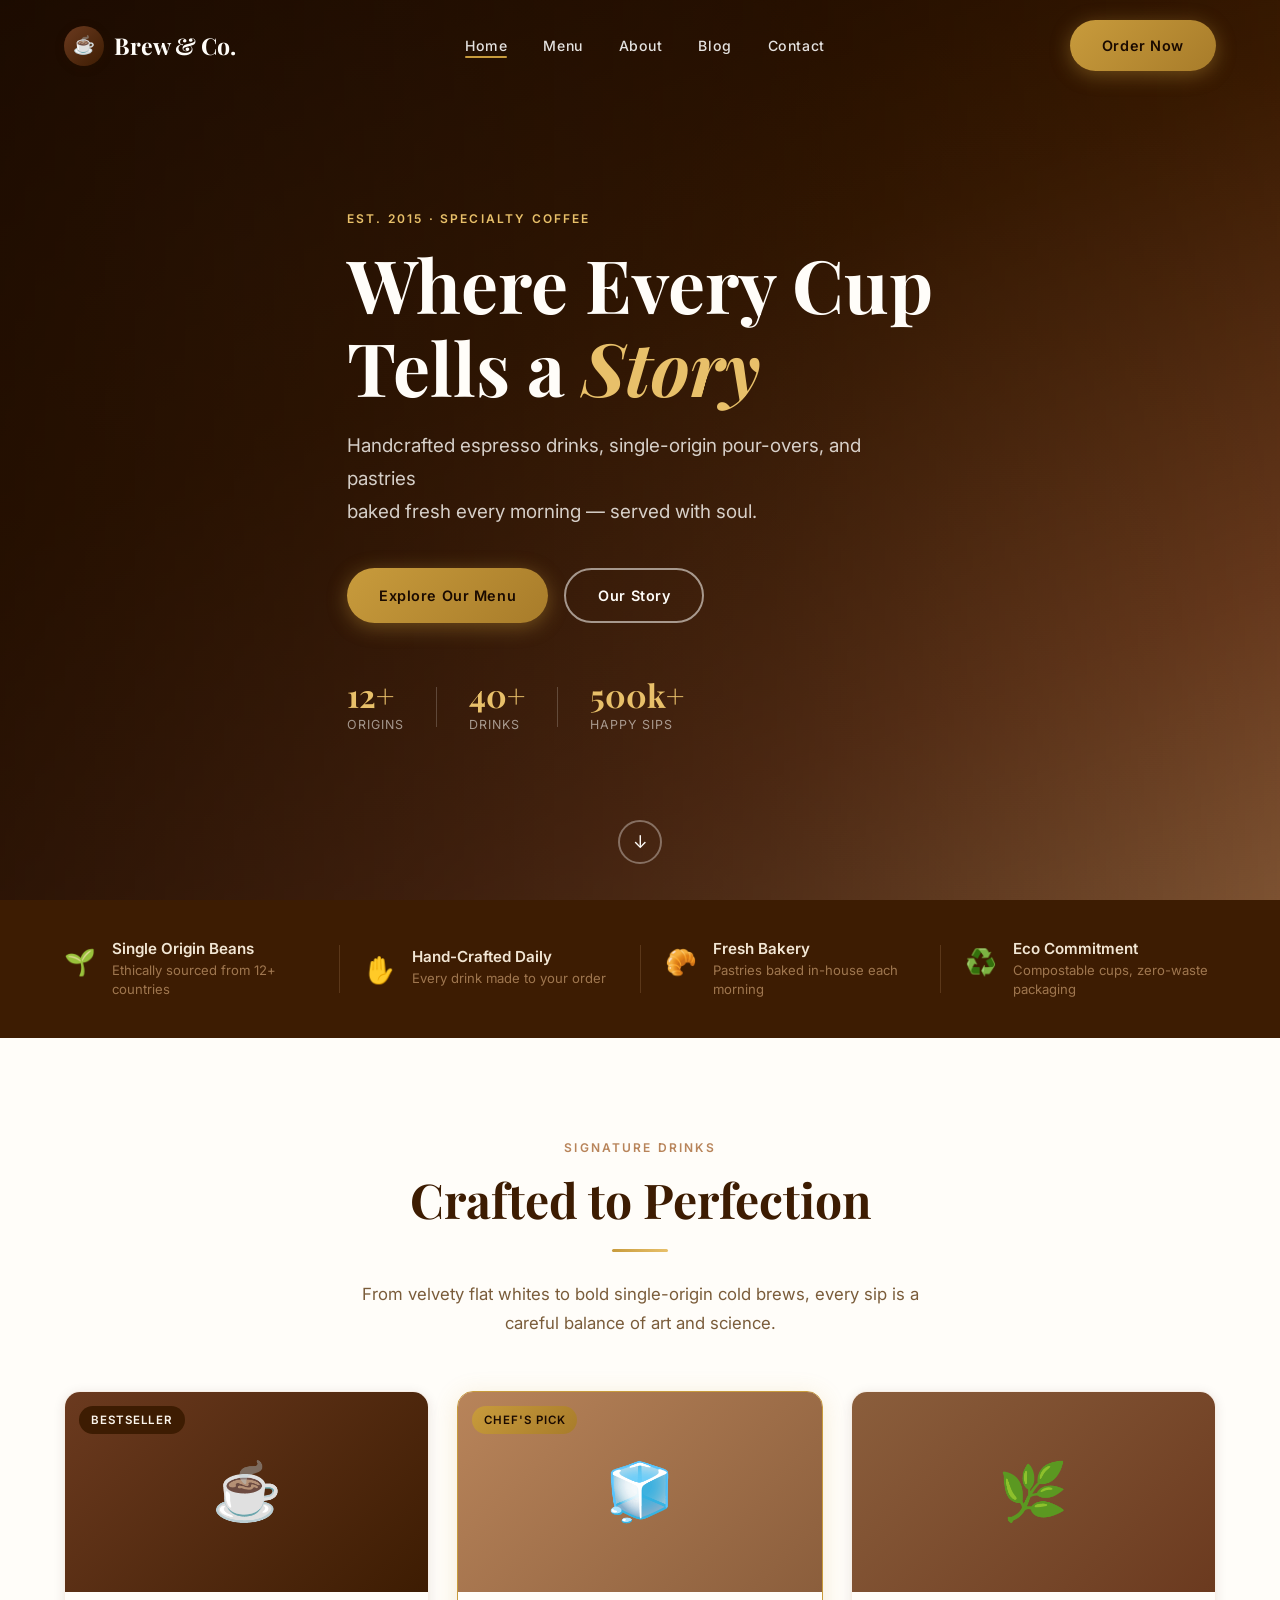
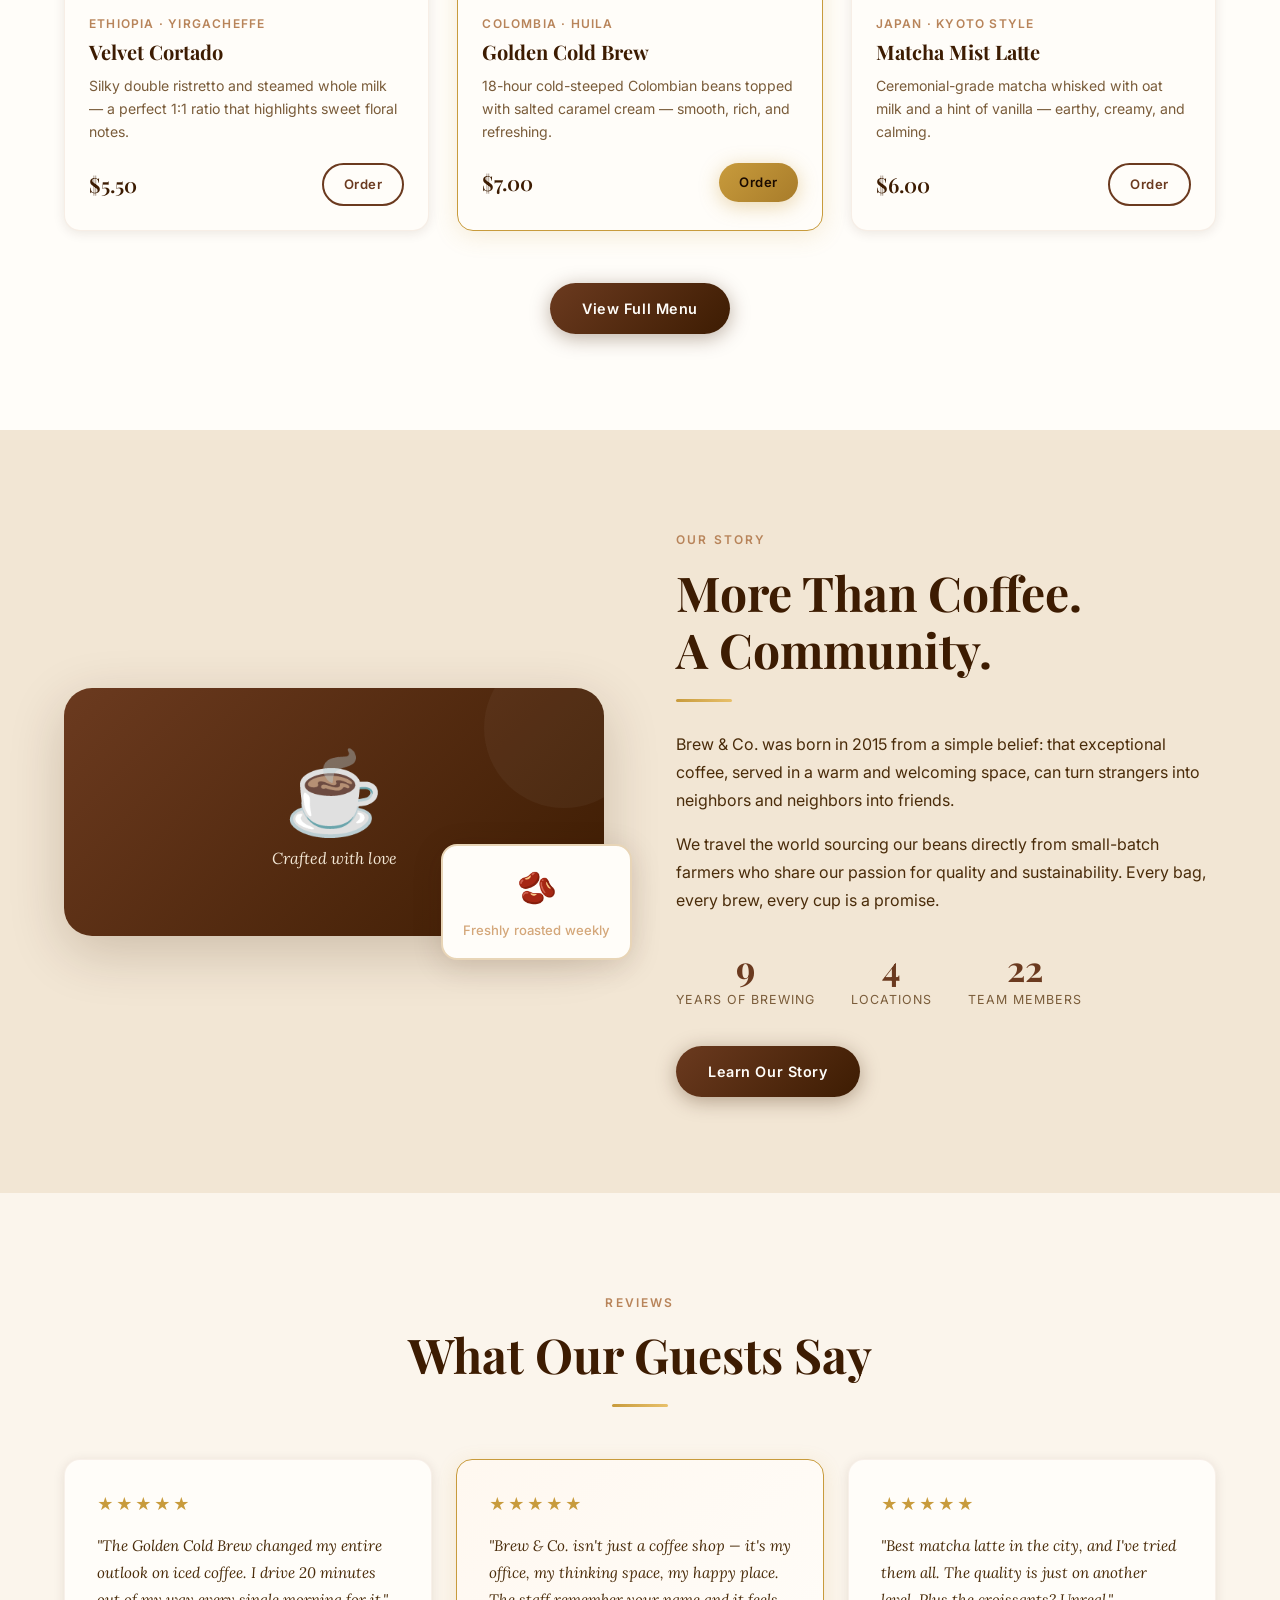
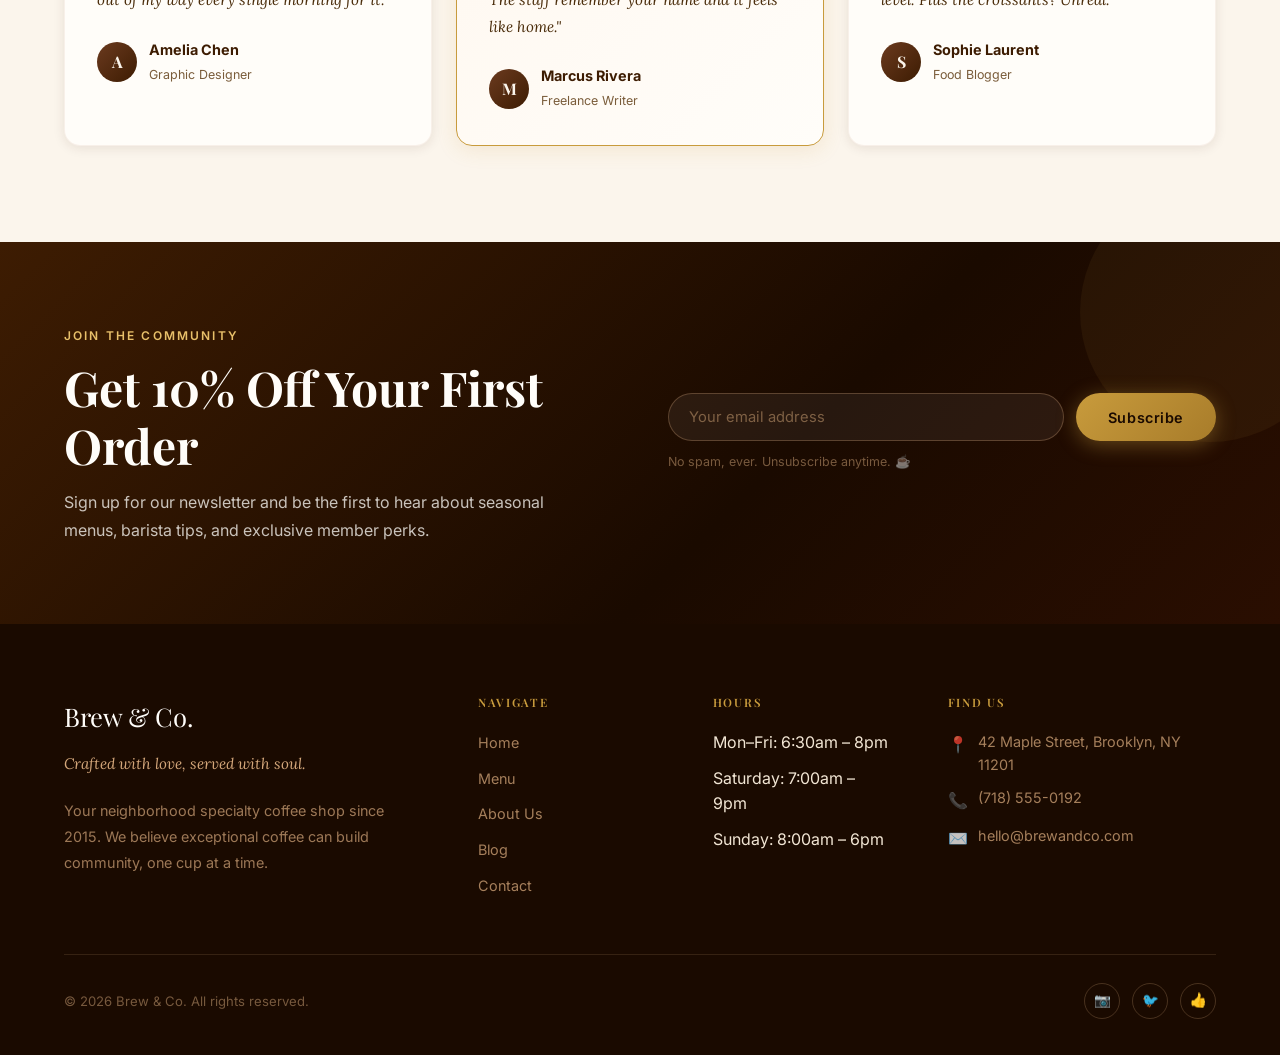
<file: index.html>
<!DOCTYPE html>
<html lang="en">
<head>
  <meta charset="UTF-8" />
  <meta name="viewport" content="width=device-width, initial-scale=1.0" />
  <title>Brew & Co. — Artisan Coffee, Crafted With Love</title>
  <meta name="description" content="Brew & Co. is your neighborhood artisan coffee shop, serving specialty espresso, pour-overs, and freshly baked pastries in a warm, welcoming atmosphere." />
  <link rel="stylesheet" href="css/style.css" />
  <link rel="stylesheet" href="css/home.css" />
</head>
<body>

<!-- ── Navigation ── -->
<nav class="navbar transparent" id="navbar">
  <div class="nav-inner">
    <a href="index.html" class="nav-logo" aria-label="Brew & Co. Home">
      <div class="nav-logo-icon">☕</div>
      <span class="nav-logo-text">Brew &amp; Co.</span>
    </a>
    <ul class="nav-links" role="list">
      <li><a href="index.html"   class="nav-link" data-page="index.html">Home</a></li>
      <li><a href="menu.html"    class="nav-link" data-page="menu.html">Menu</a></li>
      <li><a href="about.html"   class="nav-link" data-page="about.html">About</a></li>
      <li><a href="blog.html"    class="nav-link" data-page="blog.html">Blog</a></li>
      <li><a href="contact.html" class="nav-link" data-page="contact.html">Contact</a></li>
    </ul>
    <a href="menu.html" class="btn btn-gold nav-cta">Order Now</a>
    <button class="hamburger" id="hamburger" aria-label="Toggle menu">
      <span></span><span></span><span></span>
    </button>
  </div>
</nav>

<!-- Mobile Menu -->
<div class="mobile-menu" id="mobile-menu" role="dialog" aria-modal="true" aria-label="Mobile navigation">
  <button class="mobile-close" id="mobile-close" aria-label="Close menu">✕</button>
  <ul role="list">
    <li><a href="index.html"   class="nav-link">Home</a></li>
    <li><a href="menu.html"    class="nav-link">Menu</a></li>
    <li><a href="about.html"   class="nav-link">About</a></li>
    <li><a href="blog.html"    class="nav-link">Blog</a></li>
    <li><a href="contact.html" class="nav-link">Contact</a></li>
  </ul>
  <a href="menu.html" class="btn btn-gold" style="margin-top:8px;">Order Now</a>
</div>

<main>

  <!-- ══ HERO ══ -->
  <section class="hero hero-transparent" id="home">
    <div class="hero-bg">
      <div class="hero-bg-parallax hero-bg-img" aria-hidden="true"></div>
      <div class="hero-overlay" aria-hidden="true"></div>
    </div>
    <div class="container hero-content">
      <span class="section-label hero-label animate-fade-up">Est. 2015 · Specialty Coffee</span>
      <h1 class="hero-title animate-fade-up animate-delay-1">
        Where Every Cup<br/>
        Tells a <em>Story</em>
      </h1>
      <p class="hero-subtitle animate-fade-up animate-delay-2">
        Handcrafted espresso drinks, single-origin pour-overs, and pastries<br class="desktop-br"/>
        baked fresh every morning — served with soul.
      </p>
      <div class="hero-actions animate-fade-up animate-delay-3">
        <a href="menu.html" class="btn btn-gold">Explore Our Menu</a>
        <a href="about.html" class="btn btn-outline hero-btn-outline">Our Story</a>
      </div>
      <div class="hero-stats animate-fade-up animate-delay-4">
        <div class="hero-stat">
          <span class="hero-stat-num" data-count="12" data-suffix="+">0+</span>
          <span class="hero-stat-label">Origins</span>
        </div>
        <div class="hero-stat-divider" aria-hidden="true"></div>
        <div class="hero-stat">
          <span class="hero-stat-num" data-count="40" data-suffix="+">0+</span>
          <span class="hero-stat-label">Drinks</span>
        </div>
        <div class="hero-stat-divider" aria-hidden="true"></div>
        <div class="hero-stat">
          <span class="hero-stat-num" data-count="500" data-suffix="k+">0k+</span>
          <span class="hero-stat-label">Happy Sips</span>
        </div>
      </div>
    </div>
    <a href="#featured" class="hero-scroll-cue" aria-label="Scroll down">
      <span>↓</span>
    </a>
  </section>

  <!-- ══ FEATURED STRIP ══ -->
  <section class="strip" id="featured">
    <div class="container strip-inner">
      <div class="strip-item">
        <span class="strip-icon">🌱</span>
        <div>
          <h4>Single Origin Beans</h4>
          <p>Ethically sourced from 12+ countries</p>
        </div>
      </div>
      <div class="strip-divider" aria-hidden="true"></div>
      <div class="strip-item">
        <span class="strip-icon">✋</span>
        <div>
          <h4>Hand-Crafted Daily</h4>
          <p>Every drink made to your order</p>
        </div>
      </div>
      <div class="strip-divider" aria-hidden="true"></div>
      <div class="strip-item">
        <span class="strip-icon">🥐</span>
        <div>
          <h4>Fresh Bakery</h4>
          <p>Pastries baked in-house each morning</p>
        </div>
      </div>
      <div class="strip-divider" aria-hidden="true"></div>
      <div class="strip-item">
        <span class="strip-icon">♻️</span>
        <div>
          <h4>Eco Commitment</h4>
          <p>Compostable cups, zero-waste packaging</p>
        </div>
      </div>
    </div>
  </section>

  <!-- ══ SIGNATURE DRINKS ══ -->
  <section class="section" id="menu-preview">
    <div class="container">
      <div class="text-center" style="max-width:600px;margin:0 auto;">
        <span class="section-label">Signature Drinks</span>
        <h2 class="section-title">Crafted to Perfection</h2>
        <div class="divider center"></div>
        <p class="section-subtitle" style="margin:0 auto 52px;">From velvety flat whites to bold single-origin cold brews, every sip is a careful balance of art and science.</p>
      </div>

      <div class="drinks-grid">

        <article class="drink-card" data-animate data-delay="0">
          <div class="drink-img-wrap">
            <div class="drink-img" style="background: linear-gradient(135deg,#6B3A1F,#3D1C02);">
              <span class="drink-emoji">☕</span>
            </div>
            <span class="drink-badge">Bestseller</span>
          </div>
          <div class="drink-body">
            <span class="drink-origin">Ethiopia · Yirgacheffe</span>
            <h3 class="drink-name">Velvet Cortado</h3>
            <p class="drink-desc">Silky double ristretto and steamed whole milk — a perfect 1:1 ratio that highlights sweet floral notes.</p>
            <div class="drink-footer">
              <span class="drink-price">$5.50</span>
              <a href="menu.html" class="btn btn-outline btn-sm">Order</a>
            </div>
          </div>
        </article>

        <article class="drink-card featured-card" data-animate data-delay="0.12">
          <div class="drink-img-wrap">
            <div class="drink-img drink-img-gold" style="background: linear-gradient(135deg,#B8845A,#8B5E3C);">
              <span class="drink-emoji">🧊</span>
            </div>
            <span class="drink-badge badge-gold">Chef's Pick</span>
          </div>
          <div class="drink-body">
            <span class="drink-origin">Colombia · Huila</span>
            <h3 class="drink-name">Golden Cold Brew</h3>
            <p class="drink-desc">18-hour cold-steeped Colombian beans topped with salted caramel cream — smooth, rich, and refreshing.</p>
            <div class="drink-footer">
              <span class="drink-price">$7.00</span>
              <a href="menu.html" class="btn btn-gold btn-sm">Order</a>
            </div>
          </div>
        </article>

        <article class="drink-card" data-animate data-delay="0.22">
          <div class="drink-img-wrap">
            <div class="drink-img" style="background: linear-gradient(135deg,#8B5E3C,#6B3A1F);">
              <span class="drink-emoji">🌿</span>
            </div>
          </div>
          <div class="drink-body">
            <span class="drink-origin">Japan · Kyoto Style</span>
            <h3 class="drink-name">Matcha Mist Latte</h3>
            <p class="drink-desc">Ceremonial-grade matcha whisked with oat milk and a hint of vanilla — earthy, creamy, and calming.</p>
            <div class="drink-footer">
              <span class="drink-price">$6.00</span>
              <a href="menu.html" class="btn btn-outline btn-sm">Order</a>
            </div>
          </div>
        </article>

      </div>

      <div class="text-center" style="margin-top:52px;">
        <a href="menu.html" class="btn btn-primary">View Full Menu</a>
      </div>
    </div>
  </section>

  <!-- ══ ABOUT TEASER ══ -->
  <section class="section about-teaser" id="about-teaser">
    <div class="container about-teaser-grid">
      <div class="about-teaser-img-wrap" data-animate>
        <div class="about-teaser-img-main">
          <span style="font-size:5rem;line-height:1;">☕</span>
          <p style="font-family:var(--font-accent);font-style:italic;color:var(--cream-mid);margin-top:12px;">Crafted with love</p>
        </div>
        <div class="about-teaser-img-float">
          <span style="font-size:2rem;">🫘</span>
          <p style="font-size:0.82rem;color:var(--brown-pale);margin-top:6px;font-weight:500;">Freshly roasted weekly</p>
        </div>
      </div>
      <div class="about-teaser-text" data-animate data-delay="0.15">
        <span class="section-label">Our Story</span>
        <h2 class="section-title">More Than Coffee.<br/>A Community.</h2>
        <div class="divider"></div>
        <p>Brew &amp; Co. was born in 2015 from a simple belief: that exceptional coffee, served in a warm and welcoming space, can turn strangers into neighbors and neighbors into friends.</p>
        <p style="margin-top:16px;">We travel the world sourcing our beans directly from small-batch farmers who share our passion for quality and sustainability. Every bag, every brew, every cup is a promise.</p>
        <div class="about-milestones">
          <div class="milestone">
            <span class="milestone-num" data-count="9" data-suffix="">0</span>
            <span class="milestone-label">Years of Brewing</span>
          </div>
          <div class="milestone">
            <span class="milestone-num" data-count="4" data-suffix="">0</span>
            <span class="milestone-label">Locations</span>
          </div>
          <div class="milestone">
            <span class="milestone-num" data-count="22" data-suffix="">0</span>
            <span class="milestone-label">Team Members</span>
          </div>
        </div>
        <a href="about.html" class="btn btn-primary" style="margin-top:36px;">Learn Our Story</a>
      </div>
    </div>
  </section>

  <!-- ══ TESTIMONIALS ══ -->
  <section class="section testimonials-section">
    <div class="container">
      <div class="text-center" style="max-width:540px;margin:0 auto 52px;">
        <span class="section-label">Reviews</span>
        <h2 class="section-title">What Our Guests Say</h2>
        <div class="divider center"></div>
      </div>
      <div class="testimonials-grid">
        <blockquote class="testimonial-card" data-animate>
          <div class="testimonial-stars">★★★★★</div>
          <p class="testimonial-text">"The Golden Cold Brew changed my entire outlook on iced coffee. I drive 20 minutes out of my way every single morning for it."</p>
          <footer class="testimonial-author">
            <div class="testimonial-avatar">A</div>
            <div>
              <strong>Amelia Chen</strong>
              <span>Graphic Designer</span>
            </div>
          </footer>
        </blockquote>
        <blockquote class="testimonial-card testimonial-card-featured" data-animate data-delay="0.12">
          <div class="testimonial-stars">★★★★★</div>
          <p class="testimonial-text">"Brew &amp; Co. isn't just a coffee shop — it's my office, my thinking space, my happy place. The staff remember your name and it feels like home."</p>
          <footer class="testimonial-author">
            <div class="testimonial-avatar">M</div>
            <div>
              <strong>Marcus Rivera</strong>
              <span>Freelance Writer</span>
            </div>
          </footer>
        </blockquote>
        <blockquote class="testimonial-card" data-animate data-delay="0.22">
          <div class="testimonial-stars">★★★★★</div>
          <p class="testimonial-text">"Best matcha latte in the city, and I've tried them all. The quality is just on another level. Plus the croissants? Unreal."</p>
          <footer class="testimonial-author">
            <div class="testimonial-avatar">S</div>
            <div>
              <strong>Sophie Laurent</strong>
              <span>Food Blogger</span>
            </div>
          </footer>
        </blockquote>
      </div>
    </div>
  </section>

  <!-- ══ CTA BANNER ══ -->
  <section class="cta-banner">
    <div class="container cta-inner">
      <div class="cta-text" data-animate>
        <span class="section-label" style="color:var(--gold-light);">Join the Community</span>
        <h2 style="color:var(--cream-white);margin-bottom:14px;">Get 10% Off Your First Order</h2>
        <p style="color:rgba(255,253,249,0.75);max-width:480px;">Sign up for our newsletter and be the first to hear about seasonal menus, barista tips, and exclusive member perks.</p>
      </div>
      <form class="cta-form" id="newsletter-form" data-animate data-delay="0.15" onsubmit="handleNewsletter(event)">
        <div class="form-row">
          <input type="email" id="newsletter-email" name="email" placeholder="Your email address" required class="cta-input" />
          <button type="submit" class="btn btn-gold">Subscribe</button>
        </div>
        <p class="form-note">No spam, ever. Unsubscribe anytime. ☕</p>
      </form>
    </div>
  </section>

</main>

<!-- ── FOOTER ── -->
<footer class="footer" role="contentinfo">
  <div class="container">
    <div class="footer-grid">
      <div class="footer-col">
        <div class="footer-brand-name">Brew &amp; Co.</div>
        <p class="footer-tagline">Crafted with love, served with soul.</p>
        <p class="footer-desc">Your neighborhood specialty coffee shop since 2015. We believe exceptional coffee can build community, one cup at a time.</p>
      </div>
      <div class="footer-col">
        <h3 class="footer-heading">Navigate</h3>
        <ul class="footer-links">
          <li><a href="index.html">Home</a></li>
          <li><a href="menu.html">Menu</a></li>
          <li><a href="about.html">About Us</a></li>
          <li><a href="blog.html">Blog</a></li>
          <li><a href="contact.html">Contact</a></li>
        </ul>
      </div>
      <div class="footer-col">
        <h3 class="footer-heading">Hours</h3>
        <ul class="footer-links">
          <li>Mon–Fri: 6:30am – 8pm</li>
          <li>Saturday: 7:00am – 9pm</li>
          <li>Sunday: 8:00am – 6pm</li>
        </ul>
      </div>
      <div class="footer-col">
        <h3 class="footer-heading">Find Us</h3>
        <div class="footer-contact-item"><span>📍</span><span>42 Maple Street, Brooklyn, NY 11201</span></div>
        <div class="footer-contact-item"><span>📞</span><span>(718) 555-0192</span></div>
        <div class="footer-contact-item"><span>✉️</span><span>hello@brewandco.com</span></div>
      </div>
    </div>
    <div class="footer-bottom">
      <p>&copy; 2026 Brew &amp; Co. All rights reserved.</p>
      <div class="footer-social" aria-label="Social links">
        <a href="#" class="social-link" aria-label="Instagram">📷</a>
        <a href="#" class="social-link" aria-label="Twitter">🐦</a>
        <a href="#" class="social-link" aria-label="Facebook">👍</a>
      </div>
    </div>
  </div>
</footer>

<script src="js/main.js"></script>
<script>
  function handleNewsletter(e) {
    e.preventDefault();
    const email = document.getElementById('newsletter-email').value;
    if (email) {
      document.getElementById('newsletter-form').reset();
      showToast('Welcome! Check your inbox for 10% off. ☕', '🎉');
    }
  }
</script>
</body>
</html>
</file>
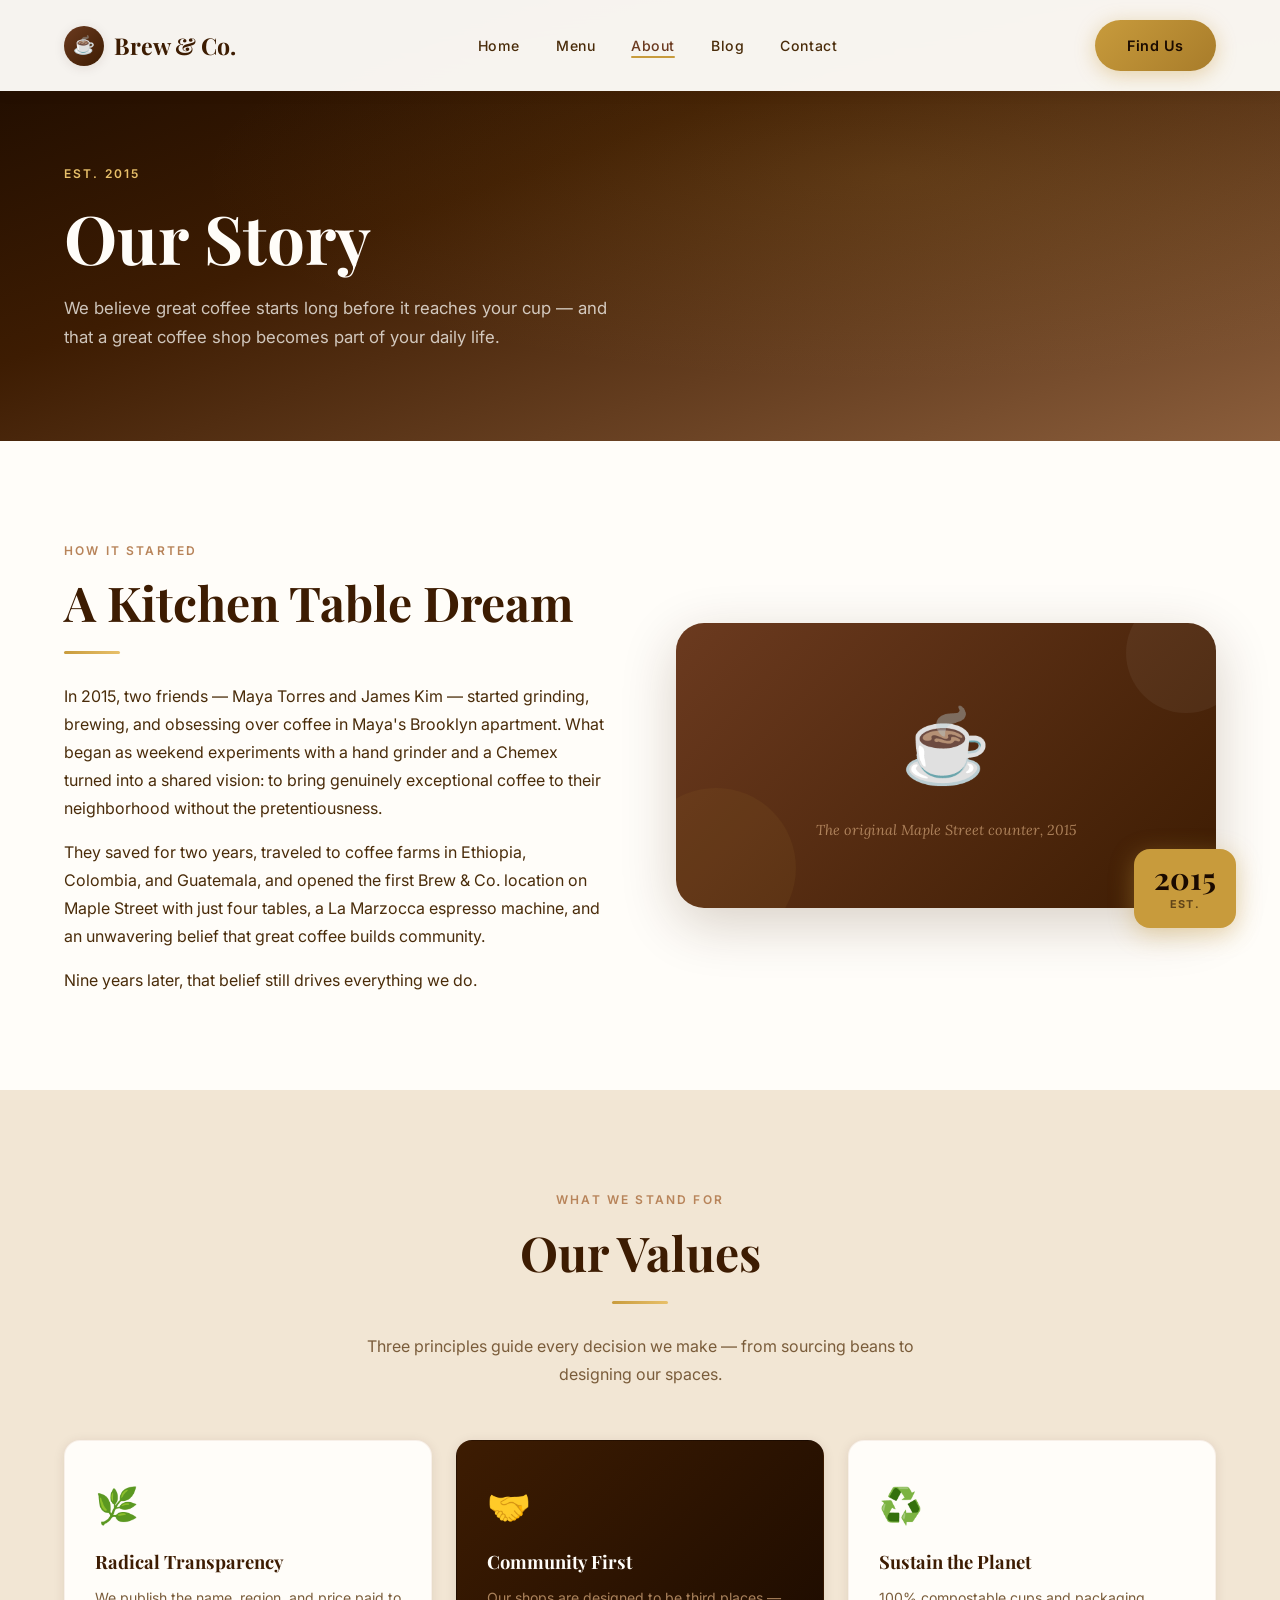
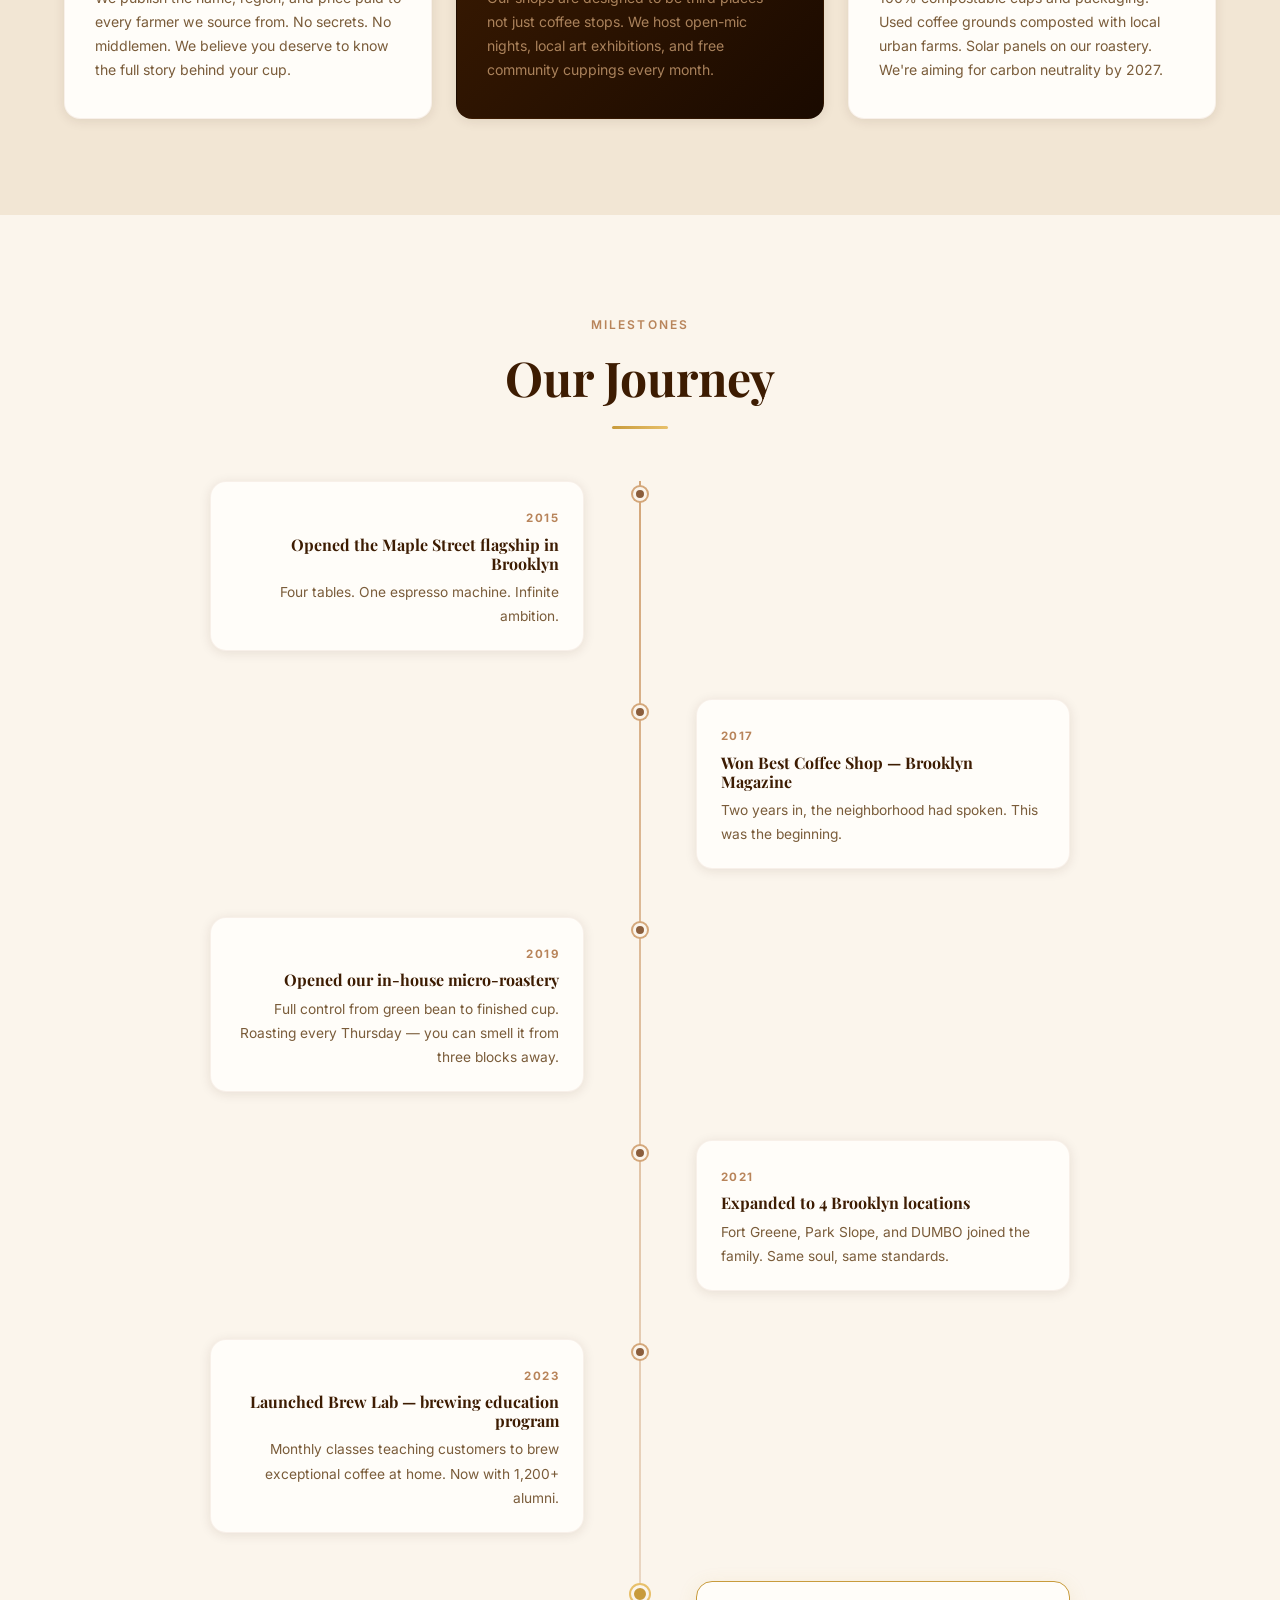
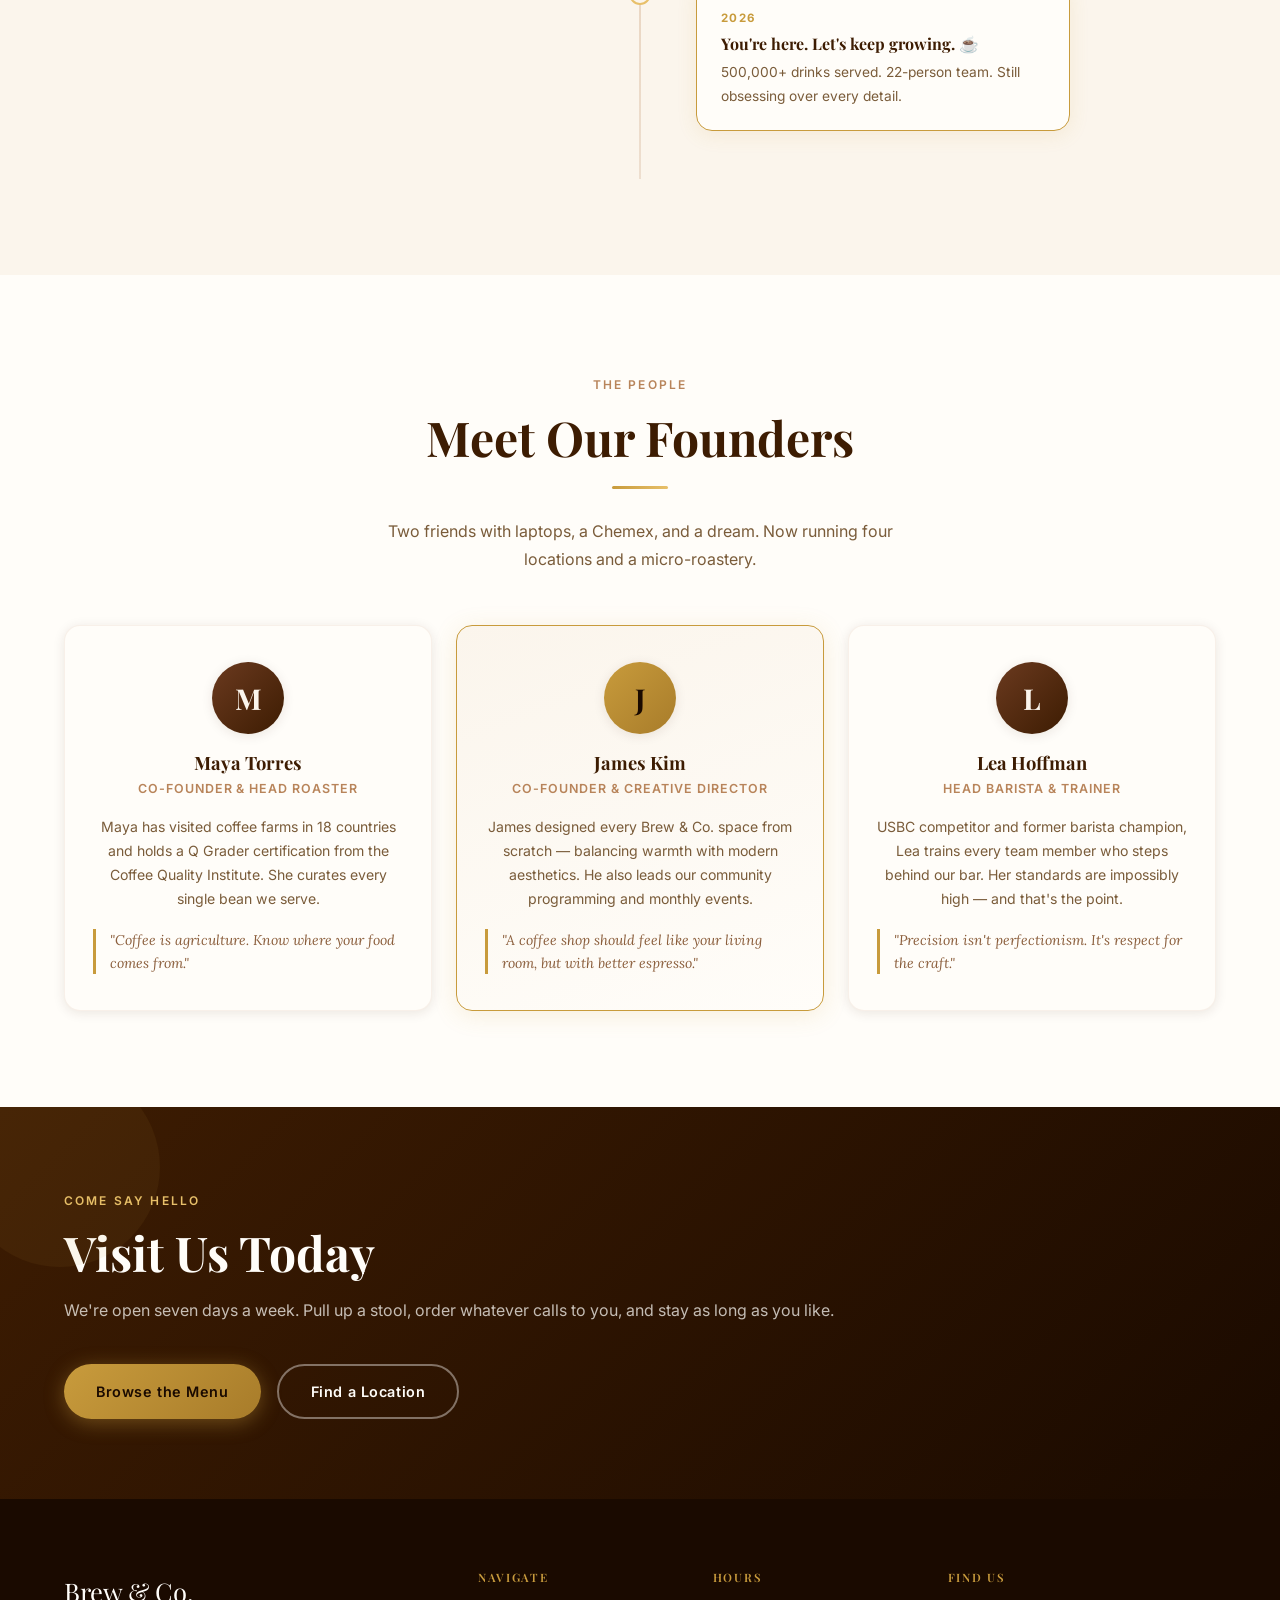
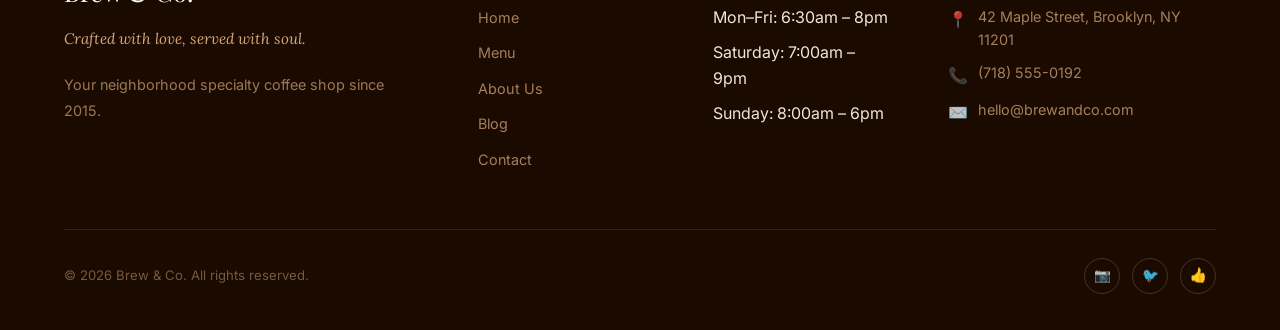
<file: about.html>
<!DOCTYPE html>
<html lang="en">
<head>
  <meta charset="UTF-8" />
  <meta name="viewport" content="width=device-width, initial-scale=1.0" />
  <title>About Us — Brew & Co.</title>
  <meta name="description" content="Learn the story behind Brew & Co. — how a passion for exceptional coffee became a beloved community coffee shop with four locations across Brooklyn." />
  <link rel="stylesheet" href="css/style.css" />
  <link rel="stylesheet" href="css/about.css" />
</head>
<body>

<!-- ── Navigation ── -->
<nav class="navbar scrolled" id="navbar">
  <div class="nav-inner">
    <a href="index.html" class="nav-logo" aria-label="Brew & Co. Home">
      <div class="nav-logo-icon">☕</div>
      <span class="nav-logo-text">Brew &amp; Co.</span>
    </a>
    <ul class="nav-links" role="list">
      <li><a href="index.html"   class="nav-link" data-page="index.html">Home</a></li>
      <li><a href="menu.html"    class="nav-link" data-page="menu.html">Menu</a></li>
      <li><a href="about.html"   class="nav-link" data-page="about.html">About</a></li>
      <li><a href="blog.html"    class="nav-link" data-page="blog.html">Blog</a></li>
      <li><a href="contact.html" class="nav-link" data-page="contact.html">Contact</a></li>
    </ul>
    <a href="contact.html" class="btn btn-gold nav-cta">Find Us</a>
    <button class="hamburger" id="hamburger" aria-label="Toggle menu">
      <span></span><span></span><span></span>
    </button>
  </div>
</nav>

<!-- Mobile Menu -->
<div class="mobile-menu" id="mobile-menu" role="dialog" aria-modal="true" aria-label="Mobile navigation">
  <button class="mobile-close" id="mobile-close" aria-label="Close menu">✕</button>
  <ul role="list">
    <li><a href="index.html"   class="nav-link">Home</a></li>
    <li><a href="menu.html"    class="nav-link">Menu</a></li>
    <li><a href="about.html"   class="nav-link">About</a></li>
    <li><a href="blog.html"    class="nav-link">Blog</a></li>
    <li><a href="contact.html" class="nav-link">Contact</a></li>
  </ul>
</div>

<main>

  <!-- ── Page Hero ── -->
  <section class="about-hero">
    <div class="about-hero-bg" aria-hidden="true"></div>
    <div class="container about-hero-content">
      <span class="section-label" style="color:var(--gold-light);">Est. 2015</span>
      <h1 style="color:var(--cream-white);margin-bottom:16px;">Our Story</h1>
      <p style="color:rgba(255,253,249,0.75);max-width:560px;font-size:1.05rem;">
        We believe great coffee starts long before it reaches your cup — and that a great coffee shop becomes part of your daily life.
      </p>
    </div>
  </section>

  <!-- ── Origin Story ── -->
  <section class="section">
    <div class="container origin-grid">
      <div class="origin-text" data-animate>
        <span class="section-label">How It Started</span>
        <h2 class="section-title">A Kitchen Table Dream</h2>
        <div class="divider"></div>
        <p>In 2015, two friends — Maya Torres and James Kim — started grinding, brewing, and obsessing over coffee in Maya's Brooklyn apartment. What began as weekend experiments with a hand grinder and a Chemex turned into a shared vision: to bring genuinely exceptional coffee to their neighborhood without the pretentiousness.</p>
        <p style="margin-top:16px;">They saved for two years, traveled to coffee farms in Ethiopia, Colombia, and Guatemala, and opened the first Brew &amp; Co. location on Maple Street with just four tables, a La Marzocca espresso machine, and an unwavering belief that great coffee builds community.</p>
        <p style="margin-top:16px;">Nine years later, that belief still drives everything we do.</p>
      </div>
      <div class="origin-visual" data-animate data-delay="0.18">
        <div class="origin-img-card">
          <span class="origin-big-emoji">☕</span>
          <p class="origin-img-caption">The original Maple Street counter, 2015</p>
        </div>
        <div class="origin-year-badge">
          <span class="origin-year">2015</span>
          <span class="origin-year-label">Est.</span>
        </div>
      </div>
    </div>
  </section>

  <!-- ── Values ── -->
  <section class="section values-section">
    <div class="container">
      <div class="text-center" style="max-width:560px;margin:0 auto;">
        <span class="section-label">What We Stand For</span>
        <h2 class="section-title">Our Values</h2>
        <div class="divider center"></div>
        <p style="margin:0 auto 52px;color:var(--text-muted);">Three principles guide every decision we make — from sourcing beans to designing our spaces.</p>
      </div>
      <div class="values-grid">
        <div class="value-card" data-animate>
          <div class="value-icon">🌿</div>
          <h3 class="value-title">Radical Transparency</h3>
          <p class="value-desc">We publish the name, region, and price paid to every farmer we source from. No secrets. No middlemen. We believe you deserve to know the full story behind your cup.</p>
        </div>
        <div class="value-card value-card-featured" data-animate data-delay="0.12">
          <div class="value-icon">🤝</div>
          <h3 class="value-title">Community First</h3>
          <p class="value-desc">Our shops are designed to be third places — not just coffee stops. We host open-mic nights, local art exhibitions, and free community cuppings every month.</p>
        </div>
        <div class="value-card" data-animate data-delay="0.22">
          <div class="value-icon">♻️</div>
          <h3 class="value-title">Sustain the Planet</h3>
          <p class="value-desc">100% compostable cups and packaging. Used coffee grounds composted with local urban farms. Solar panels on our roastery. We're aiming for carbon neutrality by 2027.</p>
        </div>
      </div>
    </div>
  </section>

  <!-- ── Timeline ── -->
  <section class="section timeline-section">
    <div class="container">
      <div class="text-center" style="max-width:480px;margin:0 auto;">
        <span class="section-label">Milestones</span>
        <h2 class="section-title">Our Journey</h2>
        <div class="divider center"></div>
      </div>
      <div class="timeline">
        <div class="timeline-item left" data-animate>
          <div class="timeline-dot"></div>
          <div class="timeline-content">
            <span class="timeline-year">2015</span>
            <h3 class="timeline-event">Opened the Maple Street flagship in Brooklyn</h3>
            <p>Four tables. One espresso machine. Infinite ambition.</p>
          </div>
        </div>
        <div class="timeline-item right" data-animate data-delay="0.1">
          <div class="timeline-dot"></div>
          <div class="timeline-content">
            <span class="timeline-year">2017</span>
            <h3 class="timeline-event">Won Best Coffee Shop — Brooklyn Magazine</h3>
            <p>Two years in, the neighborhood had spoken. This was the beginning.</p>
          </div>
        </div>
        <div class="timeline-item left" data-animate data-delay="0.2">
          <div class="timeline-dot"></div>
          <div class="timeline-content">
            <span class="timeline-year">2019</span>
            <h3 class="timeline-event">Opened our in-house micro-roastery</h3>
            <p>Full control from green bean to finished cup. Roasting every Thursday — you can smell it from three blocks away.</p>
          </div>
        </div>
        <div class="timeline-item right" data-animate data-delay="0.3">
          <div class="timeline-dot"></div>
          <div class="timeline-content">
            <span class="timeline-year">2021</span>
            <h3 class="timeline-event">Expanded to 4 Brooklyn locations</h3>
            <p>Fort Greene, Park Slope, and DUMBO joined the family. Same soul, same standards.</p>
          </div>
        </div>
        <div class="timeline-item left" data-animate data-delay="0.4">
          <div class="timeline-dot"></div>
          <div class="timeline-content">
            <span class="timeline-year">2023</span>
            <h3 class="timeline-event">Launched Brew Lab — brewing education program</h3>
            <p>Monthly classes teaching customers to brew exceptional coffee at home. Now with 1,200+ alumni.</p>
          </div>
        </div>
        <div class="timeline-item right" data-animate data-delay="0.5">
          <div class="timeline-dot timeline-dot-gold"></div>
          <div class="timeline-content timeline-content-current">
            <span class="timeline-year" style="color:var(--gold);">2026</span>
            <h3 class="timeline-event">You're here. Let's keep growing. ☕</h3>
            <p>500,000+ drinks served. 22-person team. Still obsessing over every detail.</p>
          </div>
        </div>
      </div>
    </div>
  </section>

  <!-- ── Team ── -->
  <section class="section team-section">
    <div class="container">
      <div class="text-center" style="max-width:520px;margin:0 auto;">
        <span class="section-label">The People</span>
        <h2 class="section-title">Meet Our Founders</h2>
        <div class="divider center"></div>
        <p style="margin:0 auto 52px;color:var(--text-muted);">Two friends with laptops, a Chemex, and a dream. Now running four locations and a micro-roastery.</p>
      </div>
      <div class="team-grid">
        <div class="team-card" data-animate>
          <div class="team-avatar">M</div>
          <h3 class="team-name">Maya Torres</h3>
          <span class="team-role">Co-Founder & Head Roaster</span>
          <p class="team-bio">Maya has visited coffee farms in 18 countries and holds a Q Grader certification from the Coffee Quality Institute. She curates every single bean we serve.</p>
          <div class="team-quote">"Coffee is agriculture. Know where your food comes from."</div>
        </div>
        <div class="team-card team-card-featured" data-animate data-delay="0.12">
          <div class="team-avatar team-avatar-gold">J</div>
          <h3 class="team-name">James Kim</h3>
          <span class="team-role">Co-Founder & Creative Director</span>
          <p class="team-bio">James designed every Brew &amp; Co. space from scratch — balancing warmth with modern aesthetics. He also leads our community programming and monthly events.</p>
          <div class="team-quote">"A coffee shop should feel like your living room, but with better espresso."</div>
        </div>
        <div class="team-card" data-animate data-delay="0.22">
          <div class="team-avatar">L</div>
          <h3 class="team-name">Lea Hoffman</h3>
          <span class="team-role">Head Barista & Trainer</span>
          <p class="team-bio">USBC competitor and former barista champion, Lea trains every team member who steps behind our bar. Her standards are impossibly high — and that's the point.</p>
          <div class="team-quote">"Precision isn't perfectionism. It's respect for the craft."</div>
        </div>
      </div>
    </div>
  </section>

  <!-- ── CTA ── -->
  <section class="about-cta">
    <div class="container about-cta-inner">
      <div data-animate>
        <span class="section-label" style="color:var(--gold-light);">Come Say Hello</span>
        <h2 style="color:var(--cream-white);margin-bottom:14px;">Visit Us Today</h2>
        <p style="color:rgba(255,253,249,0.72);">We're open seven days a week. Pull up a stool, order whatever calls to you, and stay as long as you like.</p>
      </div>
      <div class="about-cta-actions" data-animate data-delay="0.15">
        <a href="menu.html" class="btn btn-gold">Browse the Menu</a>
        <a href="contact.html" class="btn btn-outline" style="border-color:rgba(255,253,249,0.4);color:var(--cream-white);">Find a Location</a>
      </div>
    </div>
  </section>

</main>

<!-- ── FOOTER ── -->
<footer class="footer" role="contentinfo">
  <div class="container">
    <div class="footer-grid">
      <div class="footer-col">
        <div class="footer-brand-name">Brew &amp; Co.</div>
        <p class="footer-tagline">Crafted with love, served with soul.</p>
        <p class="footer-desc">Your neighborhood specialty coffee shop since 2015.</p>
      </div>
      <div class="footer-col">
        <h3 class="footer-heading">Navigate</h3>
        <ul class="footer-links">
          <li><a href="index.html">Home</a></li>
          <li><a href="menu.html">Menu</a></li>
          <li><a href="about.html">About Us</a></li>
          <li><a href="blog.html">Blog</a></li>
          <li><a href="contact.html">Contact</a></li>
        </ul>
      </div>
      <div class="footer-col">
        <h3 class="footer-heading">Hours</h3>
        <ul class="footer-links">
          <li>Mon–Fri: 6:30am – 8pm</li>
          <li>Saturday: 7:00am – 9pm</li>
          <li>Sunday: 8:00am – 6pm</li>
        </ul>
      </div>
      <div class="footer-col">
        <h3 class="footer-heading">Find Us</h3>
        <div class="footer-contact-item"><span>📍</span><span>42 Maple Street, Brooklyn, NY 11201</span></div>
        <div class="footer-contact-item"><span>📞</span><span>(718) 555-0192</span></div>
        <div class="footer-contact-item"><span>✉️</span><span>hello@brewandco.com</span></div>
      </div>
    </div>
    <div class="footer-bottom">
      <p>&copy; 2026 Brew &amp; Co. All rights reserved.</p>
      <div class="footer-social">
        <a href="#" class="social-link" aria-label="Instagram">📷</a>
        <a href="#" class="social-link" aria-label="Twitter">🐦</a>
        <a href="#" class="social-link" aria-label="Facebook">👍</a>
      </div>
    </div>
  </div>
</footer>

<script src="js/main.js"></script>
</body>
</html>
</file>
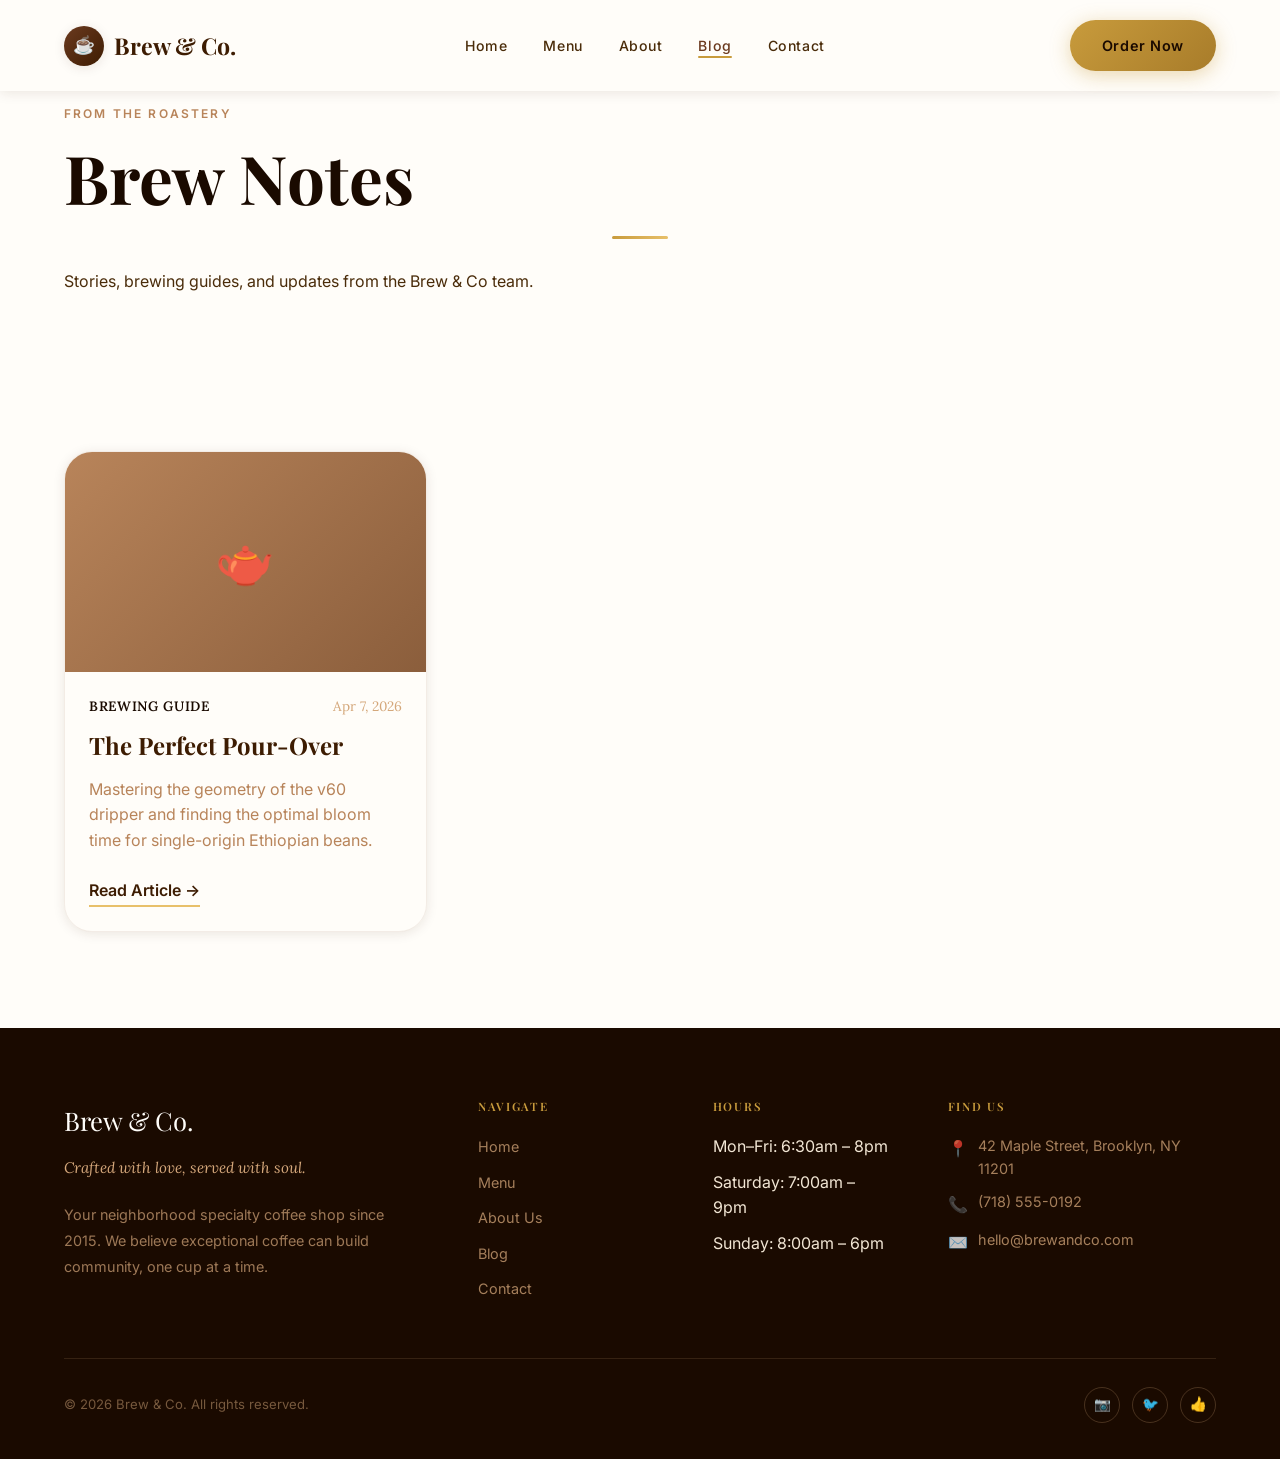
<file: blog.html>
<!DOCTYPE html>
<html lang="en">
<head>
  <meta charset="UTF-8" />
  <meta name="viewport" content="width=device-width, initial-scale=1.0" />
  <title>Blog — Brew & Co.</title>
  <meta name="description" content="Brewing guides, stories, and news from Brew & Co. coffee roasters." />
  <link rel="stylesheet" href="css/style.css" />
  <link rel="stylesheet" href="css/blog.css" />
</head>
<body>

<!-- ── Navigation ── -->
<nav class="navbar" id="navbar">
  <div class="nav-inner">
    <a href="index.html" class="nav-logo" aria-label="Brew & Co. Home">
      <div class="nav-logo-icon">☕</div>
      <span class="nav-logo-text">Brew &amp; Co.</span>
    </a>
    <ul class="nav-links" role="list">
      <li><a href="index.html"   class="nav-link" data-page="index.html">Home</a></li>
      <li><a href="menu.html"    class="nav-link" data-page="menu.html">Menu</a></li>
      <li><a href="about.html"   class="nav-link" data-page="about.html">About</a></li>
      <li><a href="blog.html"    class="nav-link" data-page="blog.html">Blog</a></li>
      <li><a href="contact.html" class="nav-link" data-page="contact.html">Contact</a></li>
    </ul>
    <a href="menu.html" class="btn btn-gold nav-cta">Order Now</a>
    <button class="hamburger" id="hamburger" aria-label="Toggle menu">
      <span></span><span></span><span></span>
    </button>
  </div>
</nav>

<!-- Mobile Menu -->
<div class="mobile-menu" id="mobile-menu" role="dialog" aria-modal="true" aria-label="Mobile navigation">
  <button class="mobile-close" id="mobile-close" aria-label="Close menu">✕</button>
  <ul role="list">
    <li><a href="index.html"   class="nav-link">Home</a></li>
    <li><a href="menu.html"    class="nav-link">Menu</a></li>
    <li><a href="about.html"   class="nav-link">About</a></li>
    <li><a href="blog.html"    class="nav-link">Blog</a></li>
    <li><a href="contact.html" class="nav-link">Contact</a></li>
  </ul>
  <a href="menu.html" class="btn btn-gold" style="margin-top:8px;">Order Now</a>
</div>

<main>
  <section class="page-hero">
    <div class="container hero-content text-center" style="padding-top: 100px; padding-bottom: 60px;">
      <span class="section-label animate-fade-up">From the Roastery</span>
      <h1 class="hero-title animate-fade-up animate-delay-1">Brew Notes</h1>
      <div class="divider center animate-fade-up animate-delay-2"></div>
      <p class="hero-subtitle animate-fade-up animate-delay-3">Stories, brewing guides, and updates from the Brew & Co team.</p>
    </div>
  </section>

  <section class="section">
    <div class="container">
      <div class="blog-grid">

        <!-- 1st POST -->
        <article class="blog-card" data-animate>
          <a href="blog-posts/the-perfect-pour-over.html" class="blog-img-link">
            <div class="blog-img" style="background: linear-gradient(135deg, #B8845A, #8B5E3C);">
              <span style="font-size: 3rem;">🫖</span>
            </div>
          </a>
          <div class="blog-card-content">
            <div class="blog-meta">
              <span class="blog-category">Brewing Guide</span>
              <span class="blog-date">Apr 7, 2026</span>
            </div>
            <h2 class="blog-title"><a href="blog-posts/the-perfect-pour-over.html">The Perfect Pour-Over</a></h2>
            <p class="blog-excerpt">Mastering the geometry of the v60 dripper and finding the optimal bloom time for single-origin Ethiopian beans.</p>
            <a href="blog-posts/the-perfect-pour-over.html" class="blog-read-more">Read Article →</a>
          </div>
        </article>

      </div>
    </div>
  </section>
</main>

<!-- ── FOOTER ── -->
<footer class="footer" role="contentinfo">
  <div class="container">
    <div class="footer-grid">
      <div class="footer-col">
        <div class="footer-brand-name">Brew &amp; Co.</div>
        <p class="footer-tagline">Crafted with love, served with soul.</p>
        <p class="footer-desc">Your neighborhood specialty coffee shop since 2015. We believe exceptional coffee can build community, one cup at a time.</p>
      </div>
      <div class="footer-col">
        <h3 class="footer-heading">Navigate</h3>
        <ul class="footer-links">
          <li><a href="index.html">Home</a></li>
          <li><a href="menu.html">Menu</a></li>
          <li><a href="about.html">About Us</a></li>
          <li><a href="blog.html">Blog</a></li>
          <li><a href="contact.html">Contact</a></li>
        </ul>
      </div>
      <div class="footer-col">
        <h3 class="footer-heading">Hours</h3>
        <ul class="footer-links">
          <li>Mon–Fri: 6:30am – 8pm</li>
          <li>Saturday: 7:00am – 9pm</li>
          <li>Sunday: 8:00am – 6pm</li>
        </ul>
      </div>
      <div class="footer-col">
        <h3 class="footer-heading">Find Us</h3>
        <div class="footer-contact-item"><span>📍</span><span>42 Maple Street, Brooklyn, NY 11201</span></div>
        <div class="footer-contact-item"><span>📞</span><span>(718) 555-0192</span></div>
        <div class="footer-contact-item"><span>✉️</span><span>hello@brewandco.com</span></div>
      </div>
    </div>
    <div class="footer-bottom">
      <p>&copy; 2026 Brew &amp; Co. All rights reserved.</p>
      <div class="footer-social" aria-label="Social links">
        <a href="#" class="social-link" aria-label="Instagram">📷</a>
        <a href="#" class="social-link" aria-label="Twitter">🐦</a>
        <a href="#" class="social-link" aria-label="Facebook">👍</a>
      </div>
    </div>
  </div>
</footer>

<script src="js/main.js"></script>
</body>
</html>
</file>
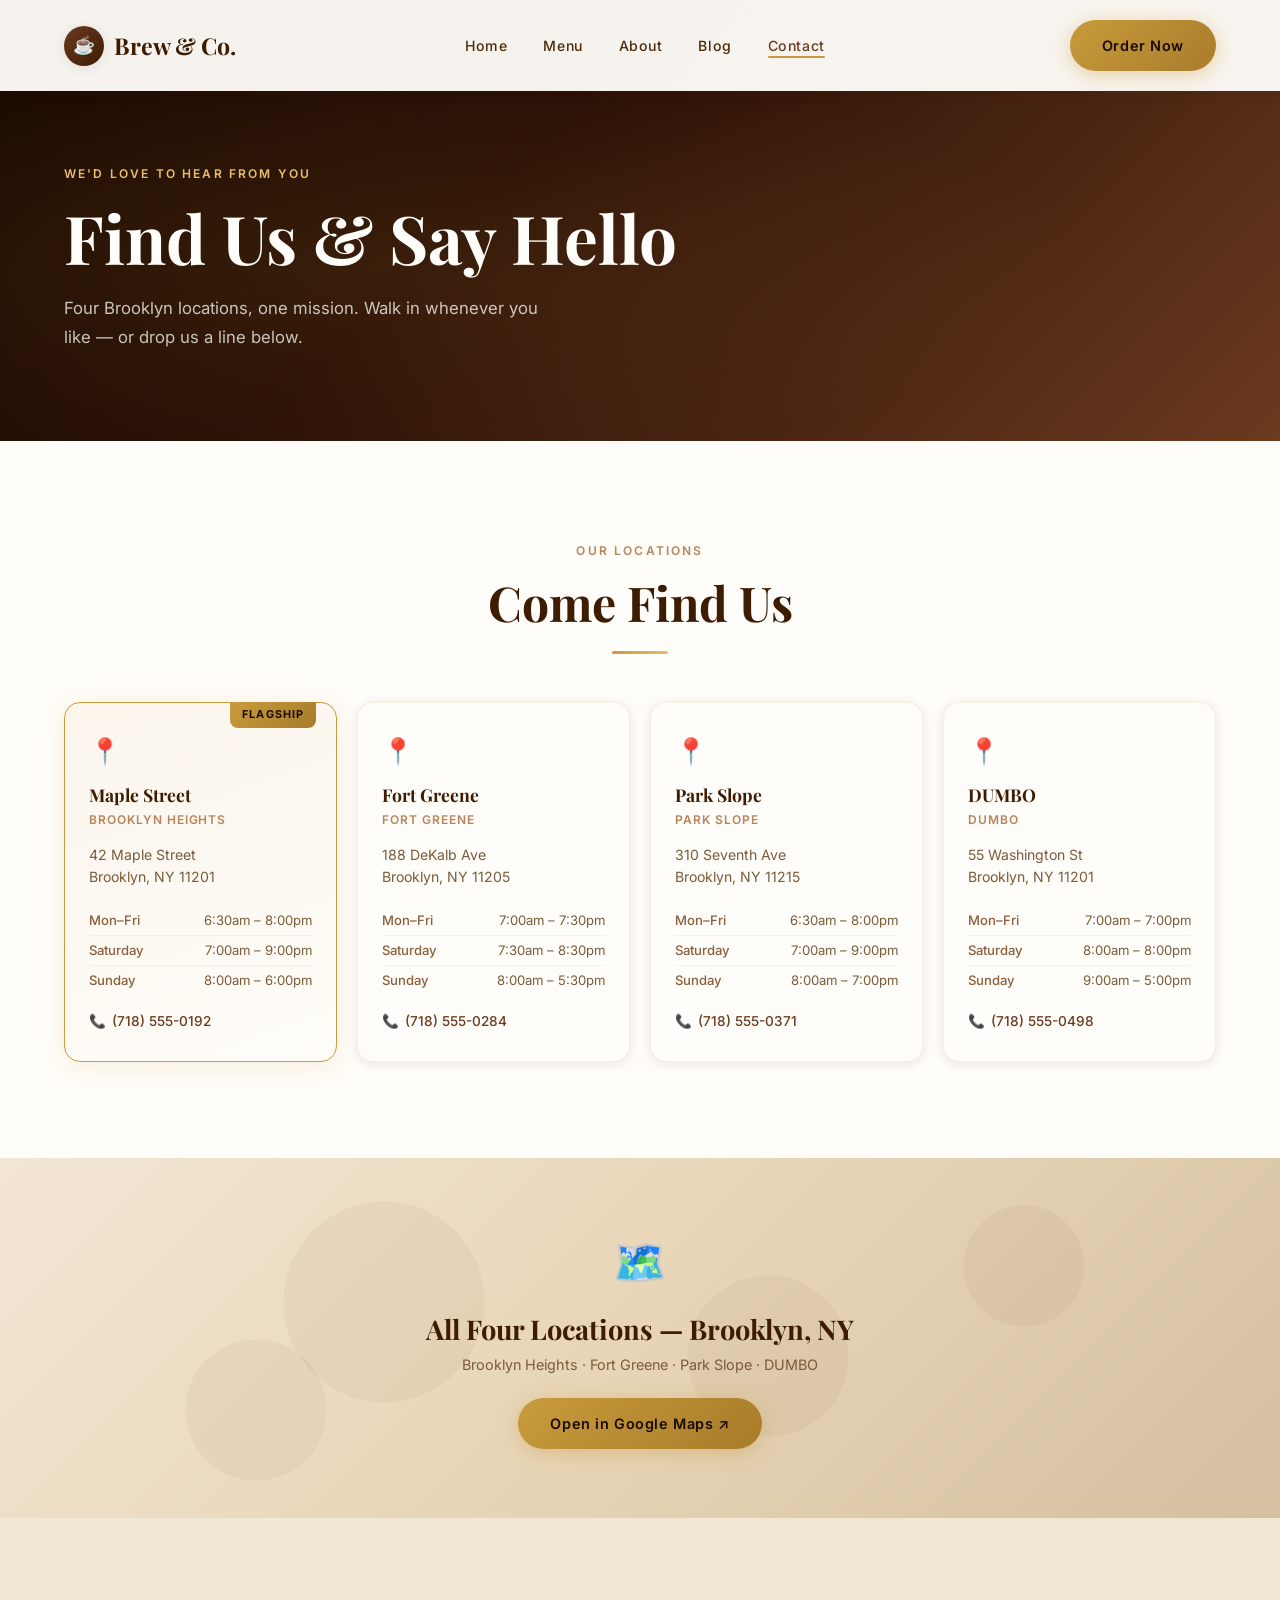
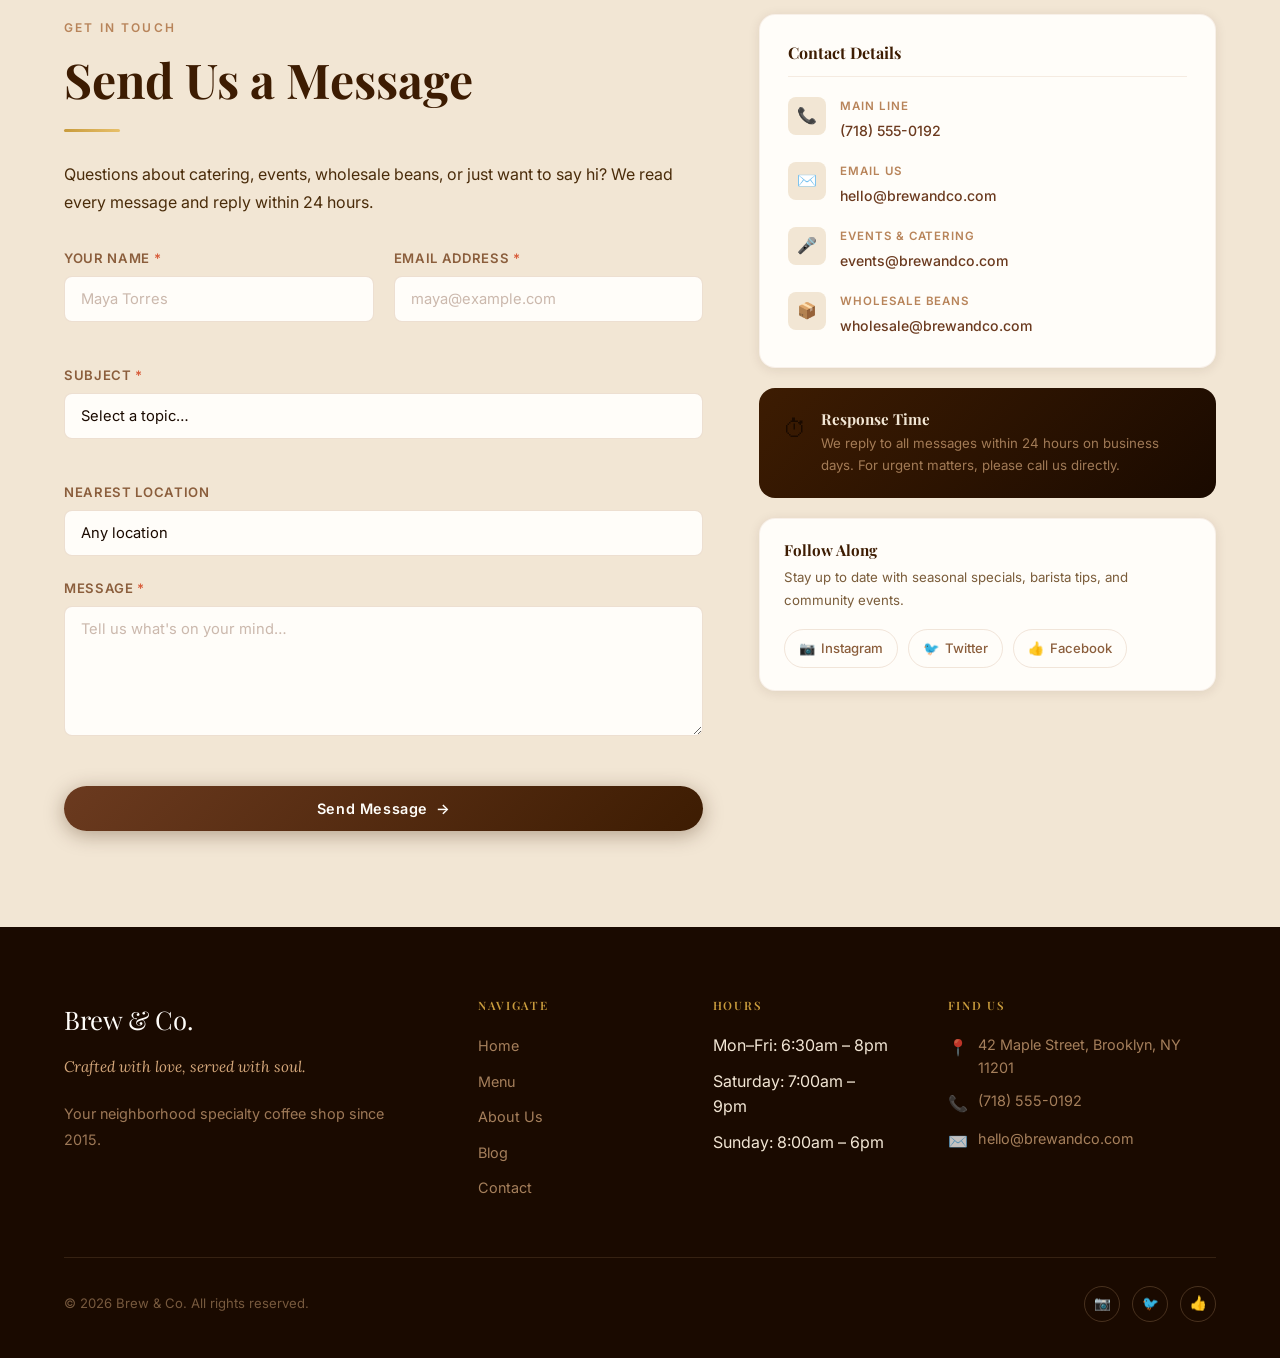
<file: contact.html>
<!DOCTYPE html>
<html lang="en">
<head>
  <meta charset="UTF-8" />
  <meta name="viewport" content="width=device-width, initial-scale=1.0" />
  <title>Contact & Locations — Brew & Co.</title>
  <meta name="description" content="Visit Brew & Co. at one of our four Brooklyn locations. Get in touch, find our hours, or send us a message." />
  <link rel="stylesheet" href="css/style.css" />
  <link rel="stylesheet" href="css/contact.css" />
</head>
<body>

<!-- ── Navigation ── -->
<nav class="navbar scrolled" id="navbar">
  <div class="nav-inner">
    <a href="index.html" class="nav-logo" aria-label="Brew & Co. Home">
      <div class="nav-logo-icon">☕</div>
      <span class="nav-logo-text">Brew &amp; Co.</span>
    </a>
    <ul class="nav-links" role="list">
      <li><a href="index.html"   class="nav-link" data-page="index.html">Home</a></li>
      <li><a href="menu.html"    class="nav-link" data-page="menu.html">Menu</a></li>
      <li><a href="about.html"   class="nav-link" data-page="about.html">About</a></li>
      <li><a href="blog.html"    class="nav-link" data-page="blog.html">Blog</a></li>
      <li><a href="contact.html" class="nav-link" data-page="contact.html">Contact</a></li>
    </ul>
    <a href="menu.html" class="btn btn-gold nav-cta">Order Now</a>
    <button class="hamburger" id="hamburger" aria-label="Toggle menu">
      <span></span><span></span><span></span>
    </button>
  </div>
</nav>

<!-- Mobile Menu -->
<div class="mobile-menu" id="mobile-menu" role="dialog" aria-modal="true" aria-label="Mobile navigation">
  <button class="mobile-close" id="mobile-close" aria-label="Close menu">✕</button>
  <ul role="list">
    <li><a href="index.html"   class="nav-link">Home</a></li>
    <li><a href="menu.html"    class="nav-link">Menu</a></li>
    <li><a href="about.html"   class="nav-link">About</a></li>
    <li><a href="blog.html"    class="nav-link">Blog</a></li>
    <li><a href="contact.html" class="nav-link">Contact</a></li>
  </ul>
</div>

<main>

  <!-- ── Page Hero ── -->
  <section class="contact-hero">
    <div class="contact-hero-bg" aria-hidden="true"></div>
    <div class="container contact-hero-content">
      <span class="section-label" style="color:var(--gold-light);">We'd Love to Hear From You</span>
      <h1 style="color:var(--cream-white);margin-bottom:16px;">Find Us &amp; Say Hello</h1>
      <p style="color:rgba(255,253,249,0.75);max-width:500px;font-size:1.05rem;">Four Brooklyn locations, one mission. Walk in whenever you like — or drop us a line below.</p>
    </div>
  </section>

  <!-- ── Locations ── -->
  <section class="section">
    <div class="container">
      <div class="text-center" style="max-width:540px;margin:0 auto;">
        <span class="section-label">Our Locations</span>
        <h2 class="section-title">Come Find Us</h2>
        <div class="divider center"></div>
      </div>
      <div class="locations-grid">

        <div class="location-card location-featured" data-animate>
          <div class="location-badge">Flagship</div>
          <div class="location-icon">📍</div>
          <h3 class="location-name">Maple Street</h3>
          <p class="location-neighborhood">Brooklyn Heights</p>
          <address class="location-address">42 Maple Street<br/>Brooklyn, NY 11201</address>
          <div class="location-hours">
            <div class="hours-row"><span>Mon–Fri</span><span>6:30am – 8:00pm</span></div>
            <div class="hours-row"><span>Saturday</span><span>7:00am – 9:00pm</span></div>
            <div class="hours-row"><span>Sunday</span><span>8:00am – 6:00pm</span></div>
          </div>
          <div class="location-phone">
            <span>📞</span>
            <a href="tel:+17185550192">(718) 555-0192</a>
          </div>
        </div>

        <div class="location-card" data-animate data-delay="0.1">
          <div class="location-icon">📍</div>
          <h3 class="location-name">Fort Greene</h3>
          <p class="location-neighborhood">Fort Greene</p>
          <address class="location-address">188 DeKalb Ave<br/>Brooklyn, NY 11205</address>
          <div class="location-hours">
            <div class="hours-row"><span>Mon–Fri</span><span>7:00am – 7:30pm</span></div>
            <div class="hours-row"><span>Saturday</span><span>7:30am – 8:30pm</span></div>
            <div class="hours-row"><span>Sunday</span><span>8:00am – 5:30pm</span></div>
          </div>
          <div class="location-phone">
            <span>📞</span>
            <a href="tel:+17185550284">(718) 555-0284</a>
          </div>
        </div>

        <div class="location-card" data-animate data-delay="0.2">
          <div class="location-icon">📍</div>
          <h3 class="location-name">Park Slope</h3>
          <p class="location-neighborhood">Park Slope</p>
          <address class="location-address">310 Seventh Ave<br/>Brooklyn, NY 11215</address>
          <div class="location-hours">
            <div class="hours-row"><span>Mon–Fri</span><span>6:30am – 8:00pm</span></div>
            <div class="hours-row"><span>Saturday</span><span>7:00am – 9:00pm</span></div>
            <div class="hours-row"><span>Sunday</span><span>8:00am – 7:00pm</span></div>
          </div>
          <div class="location-phone">
            <span>📞</span>
            <a href="tel:+17185550371">(718) 555-0371</a>
          </div>
        </div>

        <div class="location-card" data-animate data-delay="0.3">
          <div class="location-icon">📍</div>
          <h3 class="location-name">DUMBO</h3>
          <p class="location-neighborhood">DUMBO</p>
          <address class="location-address">55 Washington St<br/>Brooklyn, NY 11201</address>
          <div class="location-hours">
            <div class="hours-row"><span>Mon–Fri</span><span>7:00am – 7:00pm</span></div>
            <div class="hours-row"><span>Saturday</span><span>8:00am – 8:00pm</span></div>
            <div class="hours-row"><span>Sunday</span><span>9:00am – 5:00pm</span></div>
          </div>
          <div class="location-phone">
            <span>📞</span>
            <a href="tel:+17185550498">(718) 555-0498</a>
          </div>
        </div>

      </div>
    </div>
  </section>

  <!-- ── Map Placeholder ── -->
  <section class="map-section">
    <div class="map-placeholder" aria-label="Map of Brooklyn showing Brew & Co. locations">
      <div class="map-overlay-content">
        <span class="map-emoji">🗺️</span>
        <h3>All Four Locations — Brooklyn, NY</h3>
        <p>Brooklyn Heights · Fort Greene · Park Slope · DUMBO</p>
        <a href="https://maps.google.com/?q=42+Maple+St+Brooklyn+NY" target="_blank" rel="noopener noreferrer" class="btn btn-gold" style="margin-top:20px;">
          Open in Google Maps ↗
        </a>
      </div>
    </div>
  </section>

  <!-- ── Contact Form ── -->
  <section class="section contact-form-section">
    <div class="container contact-layout">

      <!-- Form -->
      <div class="contact-form-wrap" data-animate>
        <span class="section-label">Get in Touch</span>
        <h2 class="section-title">Send Us a Message</h2>
        <div class="divider"></div>
        <p style="margin-bottom:32px;">Questions about catering, events, wholesale beans, or just want to say hi? We read every message and reply within 24 hours.</p>

        <form id="contact-form" novalidate onsubmit="handleContactForm(event)">
          <div class="form-group-row">
            <div class="form-group">
              <label class="form-label" for="cf-name">Your Name <span class="required">*</span></label>
              <input type="text" id="cf-name" name="name" class="form-input" placeholder="Maya Torres" required />
              <span class="form-error" id="cf-name-error"></span>
            </div>
            <div class="form-group">
              <label class="form-label" for="cf-email">Email Address <span class="required">*</span></label>
              <input type="email" id="cf-email" name="email" class="form-input" placeholder="maya@example.com" required />
              <span class="form-error" id="cf-email-error"></span>
            </div>
          </div>

          <div class="form-group">
            <label class="form-label" for="cf-subject">Subject <span class="required">*</span></label>
            <select id="cf-subject" name="subject" class="form-input form-select" required>
              <option value="" disabled selected>Select a topic…</option>
              <option value="general">General Inquiry</option>
              <option value="catering">Catering &amp; Events</option>
              <option value="wholesale">Wholesale Beans</option>
              <option value="feedback">Feedback</option>
              <option value="press">Press &amp; Media</option>
              <option value="other">Other</option>
            </select>
            <span class="form-error" id="cf-subject-error"></span>
          </div>

          <div class="form-group">
            <label class="form-label" for="cf-location">Nearest Location</label>
            <select id="cf-location" name="location" class="form-input form-select">
              <option value="">Any location</option>
              <option value="maple">Maple Street — Brooklyn Heights</option>
              <option value="ft-greene">Fort Greene</option>
              <option value="park-slope">Park Slope</option>
              <option value="dumbo">DUMBO</option>
            </select>
          </div>

          <div class="form-group">
            <label class="form-label" for="cf-message">Message <span class="required">*</span></label>
            <textarea id="cf-message" name="message" class="form-input form-textarea" placeholder="Tell us what's on your mind…" rows="5" required></textarea>
            <span class="form-error" id="cf-message-error"></span>
          </div>

          <button type="submit" id="cf-submit" class="btn btn-primary" style="width:100%;justify-content:center;">
            <span id="cf-btn-text">Send Message</span>
            <span id="cf-btn-icon">→</span>
          </button>
        </form>
      </div>

      <!-- Contact Info Aside -->
      <aside class="contact-info" data-animate data-delay="0.18">
        <div class="contact-info-card">
          <h3 class="contact-info-title">Contact Details</h3>
          <div class="contact-info-item">
            <div class="contact-info-icon">📞</div>
            <div>
              <span class="contact-info-label">Main Line</span>
              <a href="tel:+17185550192" class="contact-info-value">(718) 555-0192</a>
            </div>
          </div>
          <div class="contact-info-item">
            <div class="contact-info-icon">✉️</div>
            <div>
              <span class="contact-info-label">Email Us</span>
              <a href="mailto:hello@brewandco.com" class="contact-info-value">hello@brewandco.com</a>
            </div>
          </div>
          <div class="contact-info-item">
            <div class="contact-info-icon">🎤</div>
            <div>
              <span class="contact-info-label">Events &amp; Catering</span>
              <a href="mailto:events@brewandco.com" class="contact-info-value">events@brewandco.com</a>
            </div>
          </div>
          <div class="contact-info-item">
            <div class="contact-info-icon">📦</div>
            <div>
              <span class="contact-info-label">Wholesale Beans</span>
              <a href="mailto:wholesale@brewandco.com" class="contact-info-value">wholesale@brewandco.com</a>
            </div>
          </div>
        </div>

        <div class="contact-response-card">
          <span class="response-icon">⏱</span>
          <div>
            <h4>Response Time</h4>
            <p>We reply to all messages within 24 hours on business days. For urgent matters, please call us directly.</p>
          </div>
        </div>

        <div class="contact-social-card">
          <h4>Follow Along</h4>
          <p>Stay up to date with seasonal specials, barista tips, and community events.</p>
          <div class="contact-social-links">
            <a href="#" class="contact-social-btn" aria-label="Instagram">
              <span>📷</span> Instagram
            </a>
            <a href="#" class="contact-social-btn" aria-label="Twitter">
              <span>🐦</span> Twitter
            </a>
            <a href="#" class="contact-social-btn" aria-label="Facebook">
              <span>👍</span> Facebook
            </a>
          </div>
        </div>
      </aside>

    </div>
  </section>

</main>

<!-- ── FOOTER ── -->
<footer class="footer" role="contentinfo">
  <div class="container">
    <div class="footer-grid">
      <div class="footer-col">
        <div class="footer-brand-name">Brew &amp; Co.</div>
        <p class="footer-tagline">Crafted with love, served with soul.</p>
        <p class="footer-desc">Your neighborhood specialty coffee shop since 2015.</p>
      </div>
      <div class="footer-col">
        <h3 class="footer-heading">Navigate</h3>
        <ul class="footer-links">
          <li><a href="index.html">Home</a></li>
          <li><a href="menu.html">Menu</a></li>
          <li><a href="about.html">About Us</a></li>
          <li><a href="blog.html">Blog</a></li>
          <li><a href="contact.html">Contact</a></li>
        </ul>
      </div>
      <div class="footer-col">
        <h3 class="footer-heading">Hours</h3>
        <ul class="footer-links">
          <li>Mon–Fri: 6:30am – 8pm</li>
          <li>Saturday: 7:00am – 9pm</li>
          <li>Sunday: 8:00am – 6pm</li>
        </ul>
      </div>
      <div class="footer-col">
        <h3 class="footer-heading">Find Us</h3>
        <div class="footer-contact-item"><span>📍</span><span>42 Maple Street, Brooklyn, NY 11201</span></div>
        <div class="footer-contact-item"><span>📞</span><span>(718) 555-0192</span></div>
        <div class="footer-contact-item"><span>✉️</span><span>hello@brewandco.com</span></div>
      </div>
    </div>
    <div class="footer-bottom">
      <p>&copy; 2026 Brew &amp; Co. All rights reserved.</p>
      <div class="footer-social">
        <a href="#" class="social-link" aria-label="Instagram">📷</a>
        <a href="#" class="social-link" aria-label="Twitter">🐦</a>
        <a href="#" class="social-link" aria-label="Facebook">👍</a>
      </div>
    </div>
  </div>
</footer>

<script src="js/main.js"></script>
<script>
  function handleContactForm(e) {
    e.preventDefault();
    const name = document.getElementById('cf-name').value.trim();
    const email = document.getElementById('cf-email').value.trim();
    const subject = document.getElementById('cf-subject').value;
    const message = document.getElementById('cf-message').value.trim();

    // Clear errors
    ['cf-name-error','cf-email-error','cf-subject-error','cf-message-error'].forEach(id => {
      document.getElementById(id).textContent = '';
    });
    document.querySelectorAll('.form-input').forEach(el => el.classList.remove('input-error'));

    let valid = true;
    if (!name) { setError('cf-name', 'cf-name-error', 'Please enter your name.'); valid = false; }
    if (!email || !email.includes('@')) { setError('cf-email', 'cf-email-error', 'Please enter a valid email.'); valid = false; }
    if (!subject) { setError('cf-subject', 'cf-subject-error', 'Please select a subject.'); valid = false; }
    if (!message) { setError('cf-message', 'cf-message-error', 'Please write us a message.'); valid = false; }

    if (!valid) return;

    // Simulate submit
    const btn = document.getElementById('cf-submit');
    const btnText = document.getElementById('cf-btn-text');
    const btnIcon = document.getElementById('cf-btn-icon');
    btnText.textContent = 'Sending…';
    btnIcon.textContent = '⏳';
    btn.disabled = true;

    setTimeout(() => {
      document.getElementById('contact-form').reset();
      btnText.textContent = 'Message Sent!';
      btnIcon.textContent = '✓';
      btn.style.background = 'linear-gradient(135deg, #2D7A4F, #1A4A30)';
      showToast('Message received! We\'ll reply within 24 hours.', '✉️');
      setTimeout(() => {
        btnText.textContent = 'Send Message';
        btnIcon.textContent = '→';
        btn.disabled = false;
        btn.style.background = '';
      }, 4000);
    }, 1500);
  }

  function setError(inputId, errorId, msg) {
    document.getElementById(inputId).classList.add('input-error');
    document.getElementById(errorId).textContent = msg;
  }
</script>
</body>
</html>
</file>
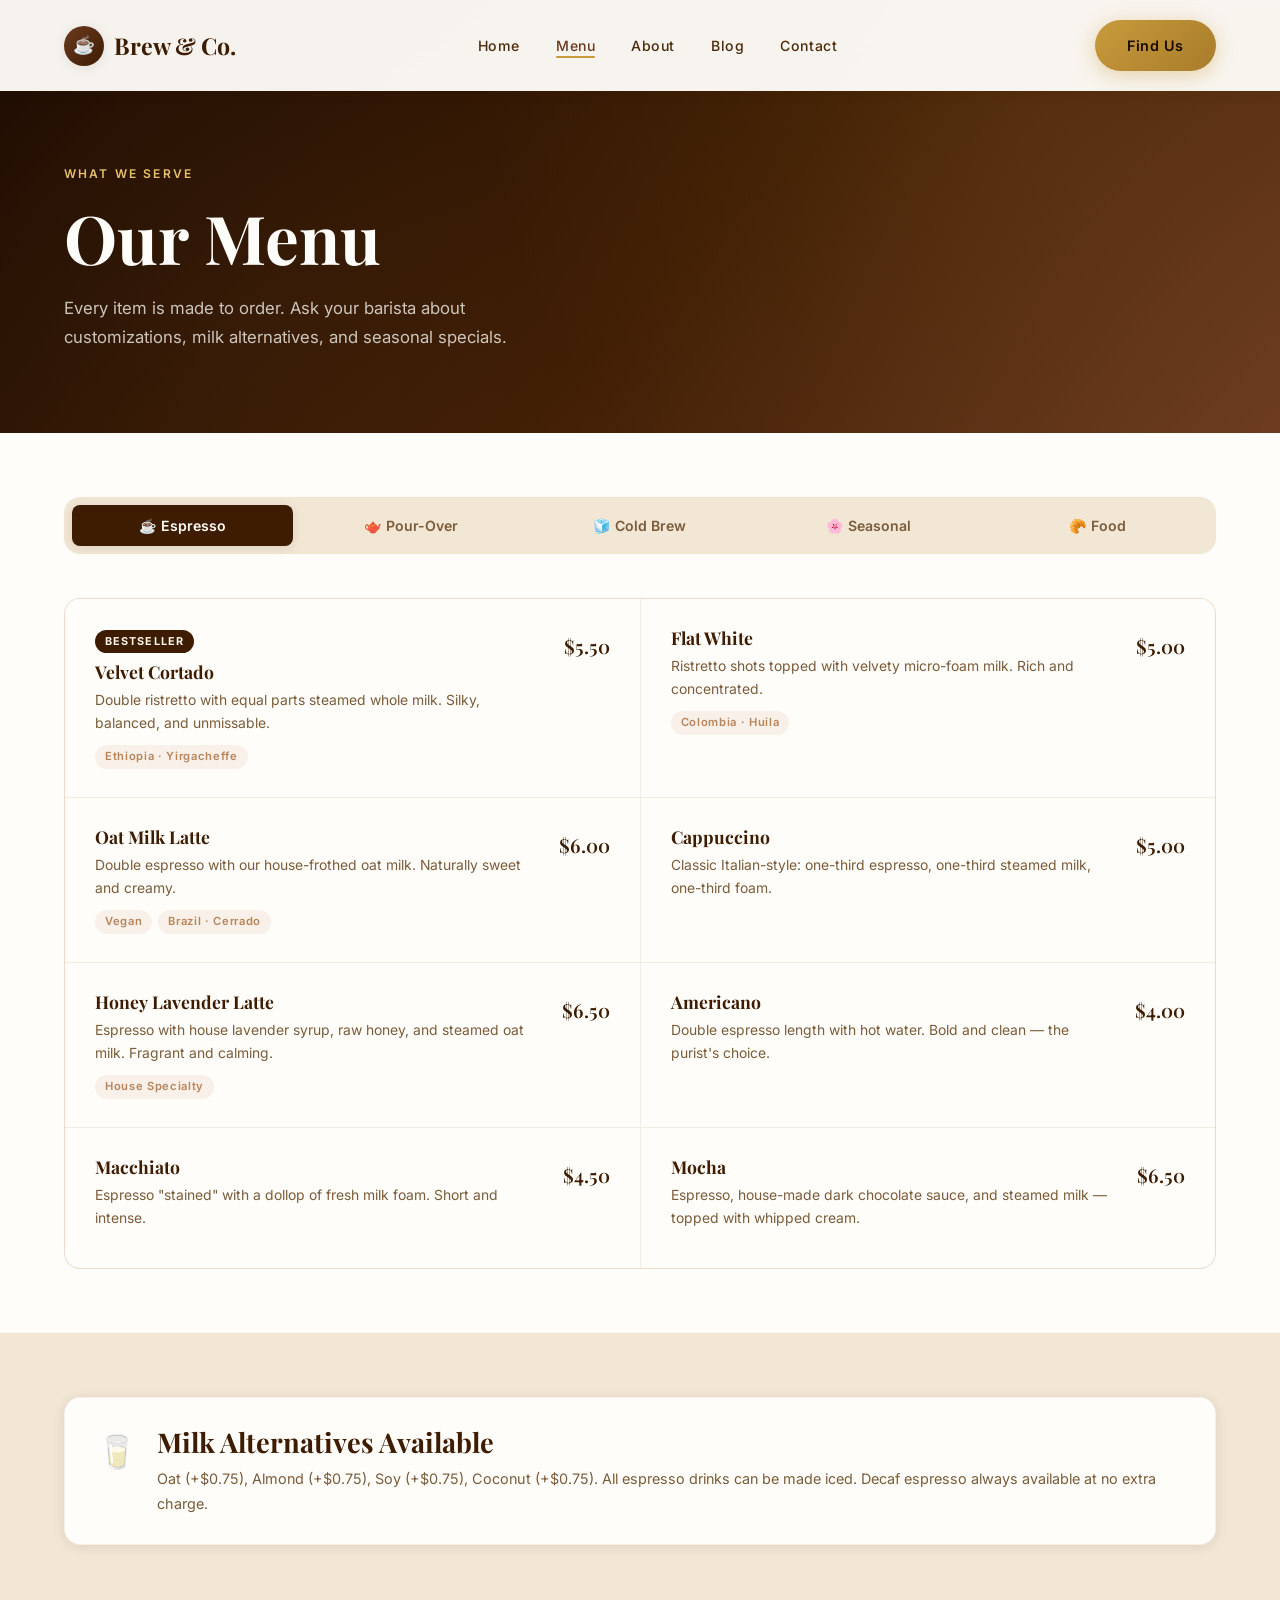
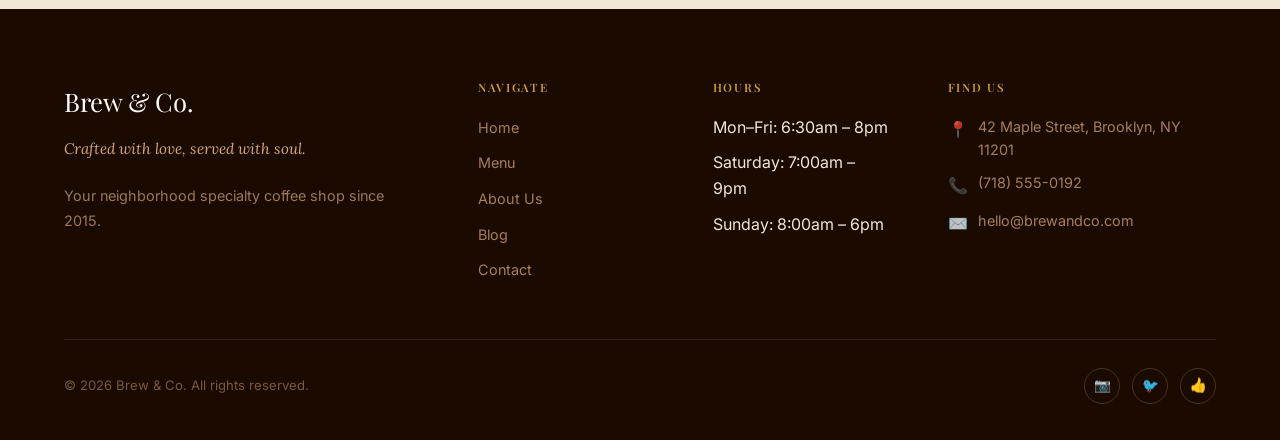
<file: menu.html>
<!DOCTYPE html>
<html lang="en">
<head>
  <meta charset="UTF-8" />
  <meta name="viewport" content="width=device-width, initial-scale=1.0" />
  <title>Menu — Brew & Co.</title>
  <meta name="description" content="Explore the Brew & Co. menu — specialty espresso, pour-overs, cold brew, seasonal drinks, freshly baked pastries and light bites." />
  <link rel="stylesheet" href="css/style.css" />
  <link rel="stylesheet" href="css/menu.css" />
</head>
<body>

<!-- ── Navigation ── -->
<nav class="navbar scrolled" id="navbar">
  <div class="nav-inner">
    <a href="index.html" class="nav-logo" aria-label="Brew & Co. Home">
      <div class="nav-logo-icon">☕</div>
      <span class="nav-logo-text">Brew &amp; Co.</span>
    </a>
    <ul class="nav-links" role="list">
      <li><a href="index.html"   class="nav-link" data-page="index.html">Home</a></li>
      <li><a href="menu.html"    class="nav-link" data-page="menu.html">Menu</a></li>
      <li><a href="about.html"   class="nav-link" data-page="about.html">About</a></li>
      <li><a href="blog.html"    class="nav-link" data-page="blog.html">Blog</a></li>
      <li><a href="contact.html" class="nav-link" data-page="contact.html">Contact</a></li>
    </ul>
    <a href="contact.html" class="btn btn-gold nav-cta">Find Us</a>
    <button class="hamburger" id="hamburger" aria-label="Toggle menu">
      <span></span><span></span><span></span>
    </button>
  </div>
</nav>

<!-- Mobile Menu -->
<div class="mobile-menu" id="mobile-menu" role="dialog" aria-modal="true" aria-label="Mobile navigation">
  <button class="mobile-close" id="mobile-close" aria-label="Close menu">✕</button>
  <ul role="list">
    <li><a href="index.html"   class="nav-link">Home</a></li>
    <li><a href="menu.html"    class="nav-link">Menu</a></li>
    <li><a href="about.html"   class="nav-link">About</a></li>
    <li><a href="blog.html"    class="nav-link">Blog</a></li>
    <li><a href="contact.html" class="nav-link">Contact</a></li>
  </ul>
</div>

<main>

  <!-- ── Page Hero ── -->
  <section class="page-hero">
    <div class="page-hero-bg" aria-hidden="true"></div>
    <div class="container page-hero-content">
      <span class="section-label" style="color:var(--gold-light);">What We Serve</span>
      <h1 style="color:var(--cream-white);margin-bottom:16px;">Our Menu</h1>
      <p style="color:rgba(255,253,249,0.75);max-width:500px;font-size:1.05rem;">Every item is made to order. Ask your barista about customizations, milk alternatives, and seasonal specials.</p>
    </div>
  </section>

  <!-- ── Menu Body ── -->
  <section class="section-sm menu-section">
    <div class="container">

      <!-- Category Tabs -->
      <div class="menu-tabs" role="tablist" aria-label="Menu categories">
        <button class="menu-tab active" role="tab" aria-selected="true"  data-tab="espresso"  id="tab-espresso">☕ Espresso</button>
        <button class="menu-tab"        role="tab" aria-selected="false" data-tab="pour-over" id="tab-pour-over">🫖 Pour-Over</button>
        <button class="menu-tab"        role="tab" aria-selected="false" data-tab="cold-brew" id="tab-cold-brew">🧊 Cold Brew</button>
        <button class="menu-tab"        role="tab" aria-selected="false" data-tab="seasonal"  id="tab-seasonal">🌸 Seasonal</button>
        <button class="menu-tab"        role="tab" aria-selected="false" data-tab="food"      id="tab-food">🥐 Food</button>
      </div>

      <!-- ── Espresso ── -->
      <div class="menu-panel active" id="panel-espresso" role="tabpanel" aria-labelledby="tab-espresso">
        <div class="menu-grid">

          <div class="menu-item">
            <div class="menu-item-top">
              <div>
                <span class="menu-item-badge badge-bestseller">Bestseller</span>
                <h3 class="menu-item-name">Velvet Cortado</h3>
                <p class="menu-item-desc">Double ristretto with equal parts steamed whole milk. Silky, balanced, and unmissable.</p>
                <div class="menu-item-tags">
                  <span class="tag">Ethiopia · Yirgacheffe</span>
                </div>
              </div>
              <span class="menu-item-price">$5.50</span>
            </div>
          </div>

          <div class="menu-item">
            <div class="menu-item-top">
              <div>
                <h3 class="menu-item-name">Flat White</h3>
                <p class="menu-item-desc">Ristretto shots topped with velvety micro-foam milk. Rich and concentrated.</p>
                <div class="menu-item-tags">
                  <span class="tag">Colombia · Huila</span>
                </div>
              </div>
              <span class="menu-item-price">$5.00</span>
            </div>
          </div>

          <div class="menu-item">
            <div class="menu-item-top">
              <div>
                <h3 class="menu-item-name">Oat Milk Latte</h3>
                <p class="menu-item-desc">Double espresso with our house-frothed oat milk. Naturally sweet and creamy.</p>
                <div class="menu-item-tags">
                  <span class="tag">Vegan</span><span class="tag">Brazil · Cerrado</span>
                </div>
              </div>
              <span class="menu-item-price">$6.00</span>
            </div>
          </div>

          <div class="menu-item">
            <div class="menu-item-top">
              <div>
                <h3 class="menu-item-name">Cappuccino</h3>
                <p class="menu-item-desc">Classic Italian-style: one-third espresso, one-third steamed milk, one-third foam.</p>
              </div>
              <span class="menu-item-price">$5.00</span>
            </div>
          </div>

          <div class="menu-item">
            <div class="menu-item-top">
              <div>
                <h3 class="menu-item-name">Honey Lavender Latte</h3>
                <p class="menu-item-desc">Espresso with house lavender syrup, raw honey, and steamed oat milk. Fragrant and calming.</p>
                <div class="menu-item-tags">
                  <span class="tag">House Specialty</span>
                </div>
              </div>
              <span class="menu-item-price">$6.50</span>
            </div>
          </div>

          <div class="menu-item">
            <div class="menu-item-top">
              <div>
                <h3 class="menu-item-name">Americano</h3>
                <p class="menu-item-desc">Double espresso length with hot water. Bold and clean — the purist's choice.</p>
              </div>
              <span class="menu-item-price">$4.00</span>
            </div>
          </div>

          <div class="menu-item">
            <div class="menu-item-top">
              <div>
                <h3 class="menu-item-name">Macchiato</h3>
                <p class="menu-item-desc">Espresso "stained" with a dollop of fresh milk foam. Short and intense.</p>
              </div>
              <span class="menu-item-price">$4.50</span>
            </div>
          </div>

          <div class="menu-item">
            <div class="menu-item-top">
              <div>
                <h3 class="menu-item-name">Mocha</h3>
                <p class="menu-item-desc">Espresso, house-made dark chocolate sauce, and steamed milk — topped with whipped cream.</p>
              </div>
              <span class="menu-item-price">$6.50</span>
            </div>
          </div>

        </div>
      </div>

      <!-- ── Pour-Over ── -->
      <div class="menu-panel" id="panel-pour-over" role="tabpanel" aria-labelledby="tab-pour-over">
        <div class="pour-over-intro">
          <span>🫖</span>
          <div>
            <h3>The Pour-Over Experience</h3>
            <p>Each pour-over is prepared individually using the Chemex or V60 method. Brewing takes 4–6 minutes — worth every second.</p>
          </div>
        </div>
        <div class="menu-grid">

          <div class="menu-item">
            <div class="menu-item-top">
              <div>
                <span class="menu-item-badge badge-bestseller">Fan Favorite</span>
                <h3 class="menu-item-name">Ethiopian Washed</h3>
                <p class="menu-item-desc">Bright and floral with notes of jasmine, peach, and lemon zest. Light-medium roast.</p>
                <div class="menu-item-tags">
                  <span class="tag">Ethiopia · Guji</span>
                  <span class="tag">Light Roast</span>
                </div>
              </div>
              <span class="menu-item-price">$8.00</span>
            </div>
          </div>

          <div class="menu-item">
            <div class="menu-item-top">
              <div>
                <h3 class="menu-item-name">Colombian Natural</h3>
                <p class="menu-item-desc">Sweet and fruit-forward with notes of dark cherry, caramel, and milk chocolate.</p>
                <div class="menu-item-tags">
                  <span class="tag">Colombia · Nariño</span>
                  <span class="tag">Medium Roast</span>
                </div>
              </div>
              <span class="menu-item-price">$8.00</span>
            </div>
          </div>

          <div class="menu-item">
            <div class="menu-item-top">
              <div>
                <h3 class="menu-item-name">Kenyan AA</h3>
                <p class="menu-item-desc">Bold and complex: blackcurrant, grapefruit, and brown sugar with a wine-like finish.</p>
                <div class="menu-item-tags">
                  <span class="tag">Kenya · Nyeri</span>
                  <span class="tag">Medium Roast</span>
                </div>
              </div>
              <span class="menu-item-price">$9.00</span>
            </div>
          </div>

          <div class="menu-item">
            <div class="menu-item-top">
              <div>
                <h3 class="menu-item-name">Guatemalan Honey</h3>
                <p class="menu-item-desc">Honey-processed for extra sweetness. Mango, brown sugar, and a smooth, syrupy body.</p>
                <div class="menu-item-tags">
                  <span class="tag">Guatemala · Antigua</span>
                  <span class="tag">Medium-Dark</span>
                </div>
              </div>
              <span class="menu-item-price">$9.00</span>
            </div>
          </div>

        </div>
      </div>

      <!-- ── Cold Brew ── -->
      <div class="menu-panel" id="panel-cold-brew" role="tabpanel" aria-labelledby="tab-cold-brew">
        <div class="menu-grid">

          <div class="menu-item">
            <div class="menu-item-top">
              <div>
                <span class="menu-item-badge badge-gold">Chef's Pick</span>
                <h3 class="menu-item-name">Golden Cold Brew</h3>
                <p class="menu-item-desc">18-hour steeped Colombian cold brew topped with salted caramel cream. Smooth and addictive.</p>
                <div class="menu-item-tags">
                  <span class="tag">Colombia · Huila</span>
                </div>
              </div>
              <span class="menu-item-price">$7.00</span>
            </div>
          </div>

          <div class="menu-item">
            <div class="menu-item-top">
              <div>
                <h3 class="menu-item-name">Classic Cold Brew</h3>
                <p class="menu-item-desc">Pure 18-hour cold-steeped coffee, served over ice. Low-acid, smooth, and refreshing.</p>
              </div>
              <span class="menu-item-price">$5.50</span>
            </div>
          </div>

          <div class="menu-item">
            <div class="menu-item-top">
              <div>
                <h3 class="menu-item-name">Nitro Cold Brew</h3>
                <p class="menu-item-desc">Nitrogen-infused cold brew with a cascading, creamy effect. No ice needed.</p>
                <div class="menu-item-tags">
                  <span class="tag">Dairy-Free</span>
                </div>
              </div>
              <span class="menu-item-price">$6.50</span>
            </div>
          </div>

          <div class="menu-item">
            <div class="menu-item-top">
              <div>
                <h3 class="menu-item-name">Brown Sugar Oat Cold Brew</h3>
                <p class="menu-item-desc">Cold brew with brown sugar syrup and oat milk poured slowly over ice. Sweet and bold.</p>
                <div class="menu-item-tags">
                  <span class="tag">Vegan</span>
                </div>
              </div>
              <span class="menu-item-price">$7.00</span>
            </div>
          </div>

          <div class="menu-item">
            <div class="menu-item-top">
              <div>
                <h3 class="menu-item-name">Vanilla Sweet Cream Cold Brew</h3>
                <p class="menu-item-desc">Cold brew topped with a float of vanilla-infused heavy cream. Indulgent and luscious.</p>
              </div>
              <span class="menu-item-price">$7.50</span>
            </div>
          </div>

        </div>
      </div>

      <!-- ── Seasonal ── -->
      <div class="menu-panel" id="panel-seasonal" role="tabpanel" aria-labelledby="tab-seasonal">
        <div class="seasonal-banner">
          <span class="seasonal-icon">🌸</span>
          <div>
            <h3>Spring 2026 Specials</h3>
            <p>Available while supplies last · Rotating every 6–8 weeks</p>
          </div>
        </div>
        <div class="menu-grid">

          <div class="menu-item">
            <div class="menu-item-top">
              <div>
                <span class="menu-item-badge badge-seasonal">Limited</span>
                <h3 class="menu-item-name">Cherry Blossom Latte</h3>
                <p class="menu-item-desc">Espresso with house-made sakura syrup, steamed oat milk, and rose water. Delicate and floral.</p>
              </div>
              <span class="menu-item-price">$7.50</span>
            </div>
          </div>

          <div class="menu-item">
            <div class="menu-item-top">
              <div>
                <span class="menu-item-badge badge-seasonal">Limited</span>
                <h3 class="menu-item-name">Strawberry Matcha</h3>
                <p class="menu-item-desc">Ceremonial matcha with fresh strawberry purée, steamed oat milk, and a hint of basil.</p>
                <div class="menu-item-tags"><span class="tag">Vegan</span></div>
              </div>
              <span class="menu-item-price">$7.00</span>
            </div>
          </div>

          <div class="menu-item">
            <div class="menu-item-top">
              <div>
                <span class="menu-item-badge badge-seasonal">Limited</span>
                <h3 class="menu-item-name">Earl Grey Cloud Latte</h3>
                <p class="menu-item-desc">Bergamot-infused espresso with a cloud of steamed lavender milk and honey drizzle.</p>
              </div>
              <span class="menu-item-price">$7.00</span>
            </div>
          </div>

          <div class="menu-item">
            <div class="menu-item-top">
              <div>
                <span class="menu-item-badge badge-seasonal">Limited</span>
                <h3 class="menu-item-name">Yuzu Cold Fizz</h3>
                <p class="menu-item-desc">Cold brew, yuzu syrup, tonic water, and fresh mint. Refreshing Japanese-inspired sparkler.</p>
                <div class="menu-item-tags"><span class="tag">Caffeine-free option</span></div>
              </div>
              <span class="menu-item-price">$7.50</span>
            </div>
          </div>

        </div>
      </div>

      <!-- ── Food ── -->
      <div class="menu-panel" id="panel-food" role="tabpanel" aria-labelledby="tab-food">
        <div class="menu-grid">

          <div class="menu-item">
            <div class="menu-item-top">
              <div>
                <span class="menu-item-badge badge-bestseller">Must-Try</span>
                <h3 class="menu-item-name">Almond Croissant</h3>
                <p class="menu-item-desc">Buttery croissant filled with almond frangipane, topped with toasted flaked almonds and powdered sugar.</p>
              </div>
              <span class="menu-item-price">$5.50</span>
            </div>
          </div>

          <div class="menu-item">
            <div class="menu-item-top">
              <div>
                <h3 class="menu-item-name">Earl Grey Banana Bread</h3>
                <p class="menu-item-desc">Moist banana bread with a subtle bergamot infusion and walnut pieces. Served warm.</p>
                <div class="menu-item-tags"><span class="tag">Nut-Contains</span></div>
              </div>
              <span class="menu-item-price">$5.00</span>
            </div>
          </div>

          <div class="menu-item">
            <div class="menu-item-top">
              <div>
                <h3 class="menu-item-name">Avocado Toast</h3>
                <p class="menu-item-desc">Sourdough with smashed avocado, everything bagel seasoning, chili flakes, and a poached egg.</p>
                <div class="menu-item-tags"><span class="tag">Vegetarian</span></div>
              </div>
              <span class="menu-item-price">$11.00</span>
            </div>
          </div>

          <div class="menu-item">
            <div class="menu-item-top">
              <div>
                <h3 class="menu-item-name">Dark Chocolate Brownie</h3>
                <p class="menu-item-desc">Fudgy, dense brownie made with 70% Ecuadorian chocolate. Served with a fleur de sel sprinkle.</p>
              </div>
              <span class="menu-item-price">$4.50</span>
            </div>
          </div>

          <div class="menu-item">
            <div class="menu-item-top">
              <div>
                <h3 class="menu-item-name">Granola & Yogurt Parfait</h3>
                <p class="menu-item-desc">House granola, Greek yogurt, seasonal fruit compote, and a drizzle of local honey.</p>
                <div class="menu-item-tags"><span class="tag">Gluten-Free option</span><span class="tag">Vegetarian</span></div>
              </div>
              <span class="menu-item-price">$8.00</span>
            </div>
          </div>

          <div class="menu-item">
            <div class="menu-item-top">
              <div>
                <h3 class="menu-item-name">Ham & Gruyère Croissant</h3>
                <p class="menu-item-desc">Flaky croissant with sliced ham, melted Gruyère, and Dijon mustard. Toasted to order.</p>
              </div>
              <span class="menu-item-price">$10.00</span>
            </div>
          </div>

        </div>
      </div>

    </div><!-- /container -->
  </section>

  <!-- ── Milk Alternatives Note ── -->
  <section class="section-sm milk-note-section">
    <div class="container">
      <div class="milk-note">
        <span class="milk-note-icon">🥛</span>
        <div>
          <h3>Milk Alternatives Available</h3>
          <p>Oat (+$0.75), Almond (+$0.75), Soy (+$0.75), Coconut (+$0.75). All espresso drinks can be made iced. Decaf espresso always available at no extra charge.</p>
        </div>
      </div>
    </div>
  </section>

</main>

<!-- ── FOOTER ── -->
<footer class="footer" role="contentinfo">
  <div class="container">
    <div class="footer-grid">
      <div class="footer-col">
        <div class="footer-brand-name">Brew &amp; Co.</div>
        <p class="footer-tagline">Crafted with love, served with soul.</p>
        <p class="footer-desc">Your neighborhood specialty coffee shop since 2015.</p>
      </div>
      <div class="footer-col">
        <h3 class="footer-heading">Navigate</h3>
        <ul class="footer-links">
          <li><a href="index.html">Home</a></li>
          <li><a href="menu.html">Menu</a></li>
          <li><a href="about.html">About Us</a></li>
          <li><a href="blog.html">Blog</a></li>
          <li><a href="contact.html">Contact</a></li>
        </ul>
      </div>
      <div class="footer-col">
        <h3 class="footer-heading">Hours</h3>
        <ul class="footer-links">
          <li>Mon–Fri: 6:30am – 8pm</li>
          <li>Saturday: 7:00am – 9pm</li>
          <li>Sunday: 8:00am – 6pm</li>
        </ul>
      </div>
      <div class="footer-col">
        <h3 class="footer-heading">Find Us</h3>
        <div class="footer-contact-item"><span>📍</span><span>42 Maple Street, Brooklyn, NY 11201</span></div>
        <div class="footer-contact-item"><span>📞</span><span>(718) 555-0192</span></div>
        <div class="footer-contact-item"><span>✉️</span><span>hello@brewandco.com</span></div>
      </div>
    </div>
    <div class="footer-bottom">
      <p>&copy; 2026 Brew &amp; Co. All rights reserved.</p>
      <div class="footer-social">
        <a href="#" class="social-link" aria-label="Instagram">📷</a>
        <a href="#" class="social-link" aria-label="Twitter">🐦</a>
        <a href="#" class="social-link" aria-label="Facebook">👍</a>
      </div>
    </div>
  </div>
</footer>

<script src="js/main.js"></script>
<script>
  // Tab switching
  const tabs = document.querySelectorAll('.menu-tab');
  const panels = document.querySelectorAll('.menu-panel');

  tabs.forEach(tab => {
    tab.addEventListener('click', () => {
      const target = tab.dataset.tab;
      tabs.forEach(t => { t.classList.remove('active'); t.setAttribute('aria-selected','false'); });
      panels.forEach(p => p.classList.remove('active'));
      tab.classList.add('active');
      tab.setAttribute('aria-selected','true');
      document.getElementById('panel-' + target).classList.add('active');
    });
  });
</script>
</body>
</html>
</file>
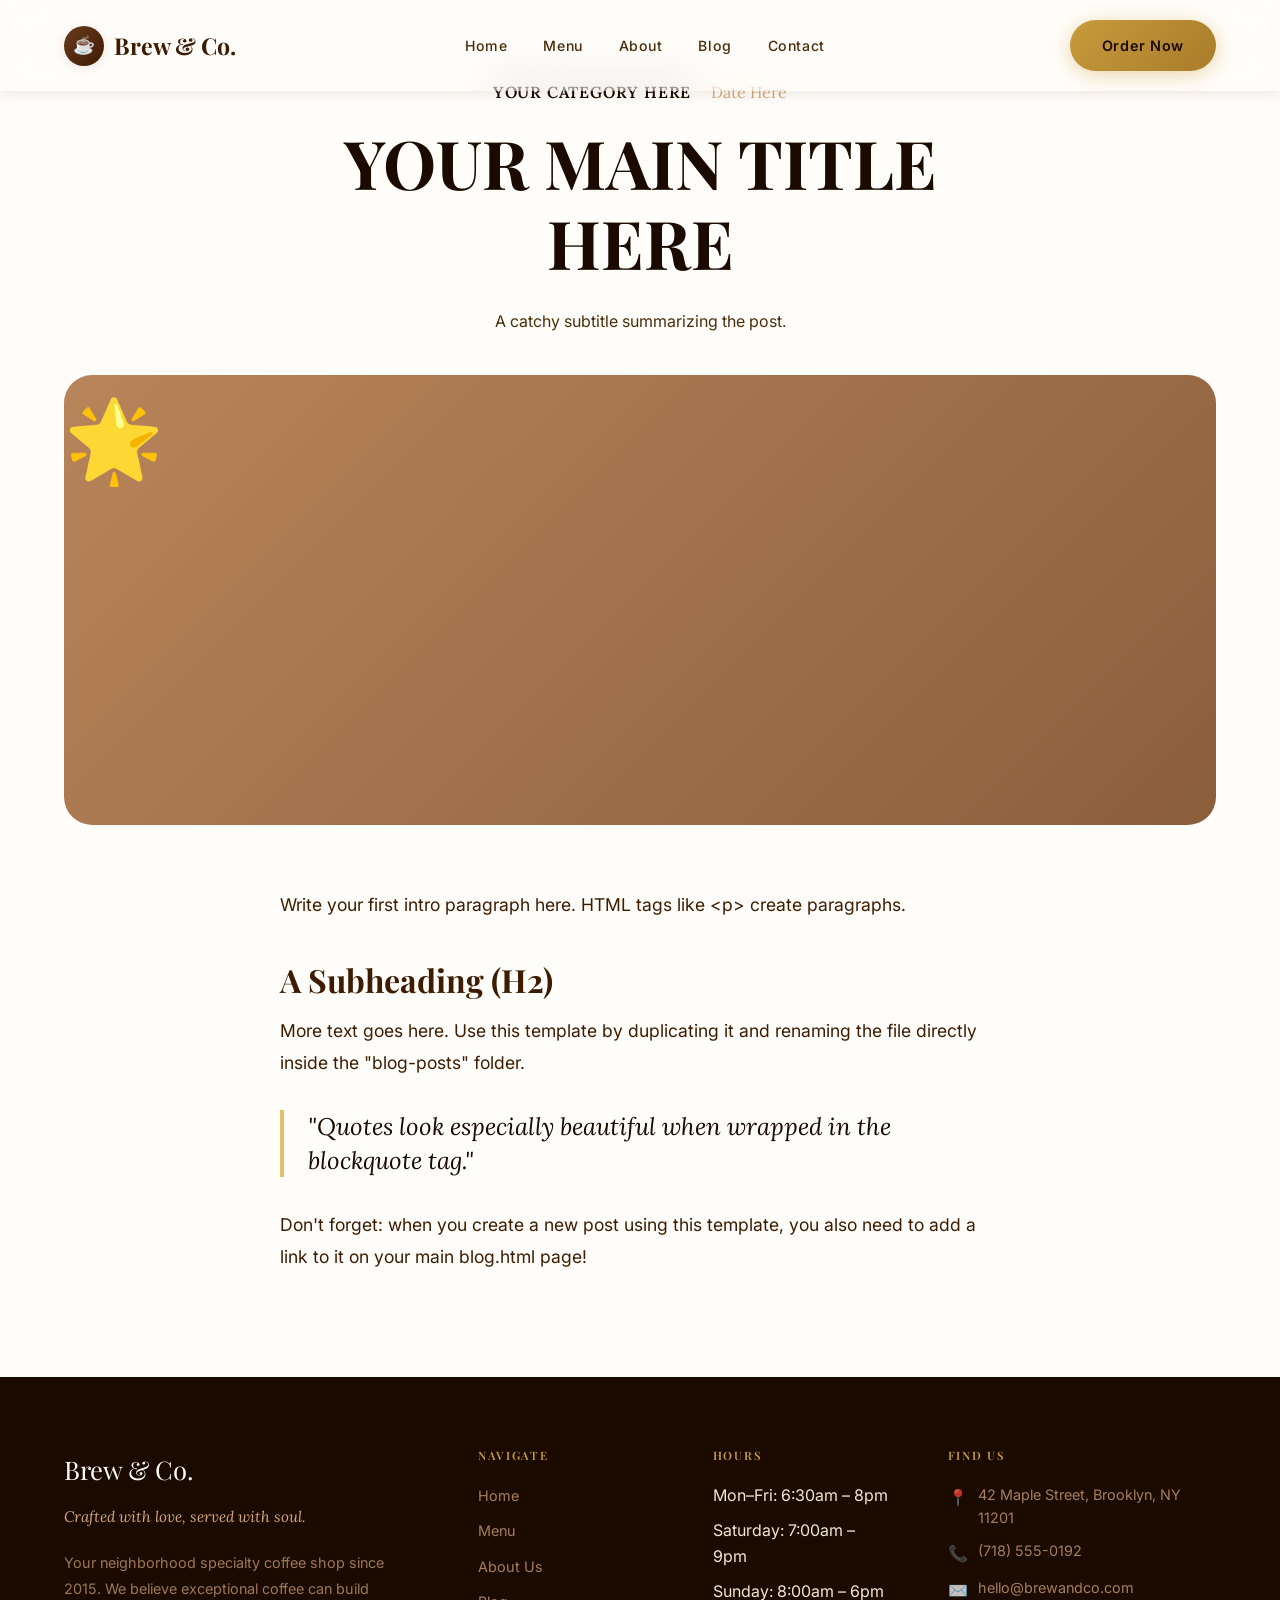
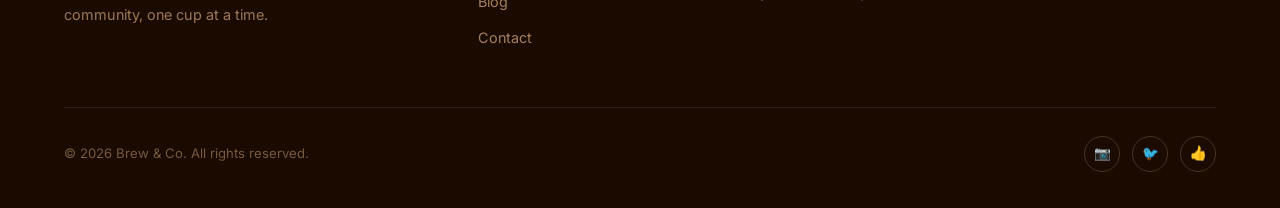
<file: blog-automator/blog-template.html>
<!DOCTYPE html>
<html lang="en">
<head>
  <meta charset="UTF-8" />
  <meta name="viewport" content="width=device-width, initial-scale=1.0" />
  <title>YOUR TITLE HERE — Brew & Co.</title>
  <meta name="description" content="A short summary of your blog post goes here." />
  <link rel="stylesheet" href="../css/style.css" />
  <link rel="stylesheet" href="../css/blog.css" />
</head>
<body>

<!-- ── Navigation ── -->
<nav class="navbar" id="navbar" style="background-color: var(--cream-pure);">
  <div class="nav-inner">
    <a href="../index.html" class="nav-logo" aria-label="Brew & Co. Home">
      <div class="nav-logo-icon">☕</div>
      <span class="nav-logo-text">Brew &amp; Co.</span>
    </a>
    <ul class="nav-links" role="list">
      <li><a href="../index.html"   class="nav-link">Home</a></li>
      <li><a href="../menu.html"    class="nav-link">Menu</a></li>
      <li><a href="../about.html"   class="nav-link">About</a></li>
      <li><a href="../blog.html"    class="nav-link">Blog</a></li>
      <li><a href="../contact.html" class="nav-link">Contact</a></li>
    </ul>
    <a href="../menu.html" class="btn btn-gold nav-cta">Order Now</a>
    <button class="hamburger" id="hamburger" aria-label="Toggle menu">
      <span></span><span></span><span></span>
    </button>
  </div>
</nav>

<!-- Mobile Menu -->
<div class="mobile-menu" id="mobile-menu" role="dialog" aria-modal="true" aria-label="Mobile navigation">
  <button class="mobile-close" id="mobile-close" aria-label="Close menu">✕</button>
  <ul role="list">
    <li><a href="../index.html"   class="nav-link">Home</a></li>
    <li><a href="../menu.html"    class="nav-link">Menu</a></li>
    <li><a href="../about.html"   class="nav-link">About</a></li>
    <li><a href="../blog.html"    class="nav-link">Blog</a></li>
    <li><a href="../contact.html" class="nav-link">Contact</a></li>
  </ul>
  <a href="../menu.html" class="btn btn-gold" style="margin-top:8px;">Order Now</a>
</div>

<main>
  <article class="container">
    <header class="article-header">
      <div class="blog-meta" style="justify-content:center; gap:20px; font-size:1rem; margin-bottom:1rem;">
        <span class="blog-category">YOUR CATEGORY HERE</span>
        <span class="blog-date">Date Here</span>
      </div>
      <h1 class="hero-title" style="margin-bottom:1.5rem;">YOUR MAIN TITLE HERE</h1>
      <p class="hero-subtitle">A catchy subtitle summarizing the post.</p>
    </header>

    <div class="article-hero-img">
      <!-- You can put an emoji here or replace this div with a real image -->
      <span style="font-size:5rem;">🌟</span>
    </div>

    <div class="article-content" data-animate>
      <p>Write your first intro paragraph here. HTML tags like &lt;p&gt; create paragraphs.</p>

      <h2>A Subheading (H2)</h2>
      <p>More text goes here. Use this template by duplicating it and renaming the file directly inside the "blog-posts" folder.</p>

      <blockquote>"Quotes look especially beautiful when wrapped in the blockquote tag."</blockquote>
      
      <p>Don't forget: when you create a new post using this template, you also need to add a link to it on your main blog.html page!</p>
    </div>
  </article>
</main>

<!-- ── FOOTER ── -->
<footer class="footer" role="contentinfo">
  <div class="container">
    <div class="footer-grid">
      <div class="footer-col">
        <div class="footer-brand-name">Brew &amp; Co.</div>
        <p class="footer-tagline">Crafted with love, served with soul.</p>
        <p class="footer-desc">Your neighborhood specialty coffee shop since 2015. We believe exceptional coffee can build community, one cup at a time.</p>
      </div>
      <div class="footer-col">
        <h3 class="footer-heading">Navigate</h3>
        <ul class="footer-links">
          <li><a href="../index.html">Home</a></li>
          <li><a href="../menu.html">Menu</a></li>
          <li><a href="../about.html">About Us</a></li>
          <li><a href="../blog.html">Blog</a></li>
          <li><a href="../contact.html">Contact</a></li>
        </ul>
      </div>
      <div class="footer-col">
        <h3 class="footer-heading">Hours</h3>
        <ul class="footer-links">
          <li>Mon–Fri: 6:30am – 8pm</li>
          <li>Saturday: 7:00am – 9pm</li>
          <li>Sunday: 8:00am – 6pm</li>
        </ul>
      </div>
      <div class="footer-col">
        <h3 class="footer-heading">Find Us</h3>
        <div class="footer-contact-item"><span>📍</span><span>42 Maple Street, Brooklyn, NY 11201</span></div>
        <div class="footer-contact-item"><span>📞</span><span>(718) 555-0192</span></div>
        <div class="footer-contact-item"><span>✉️</span><span>hello@brewandco.com</span></div>
      </div>
    </div>
    <div class="footer-bottom">
      <p>&copy; 2026 Brew &amp; Co. All rights reserved.</p>
      <div class="footer-social" aria-label="Social links">
        <a href="#" class="social-link" aria-label="Instagram">📷</a>
        <a href="#" class="social-link" aria-label="Twitter">🐦</a>
        <a href="#" class="social-link" aria-label="Facebook">👍</a>
      </div>
    </div>
  </div>
</footer>

<script src="../js/main.js"></script>
</body>
</html>
</file>
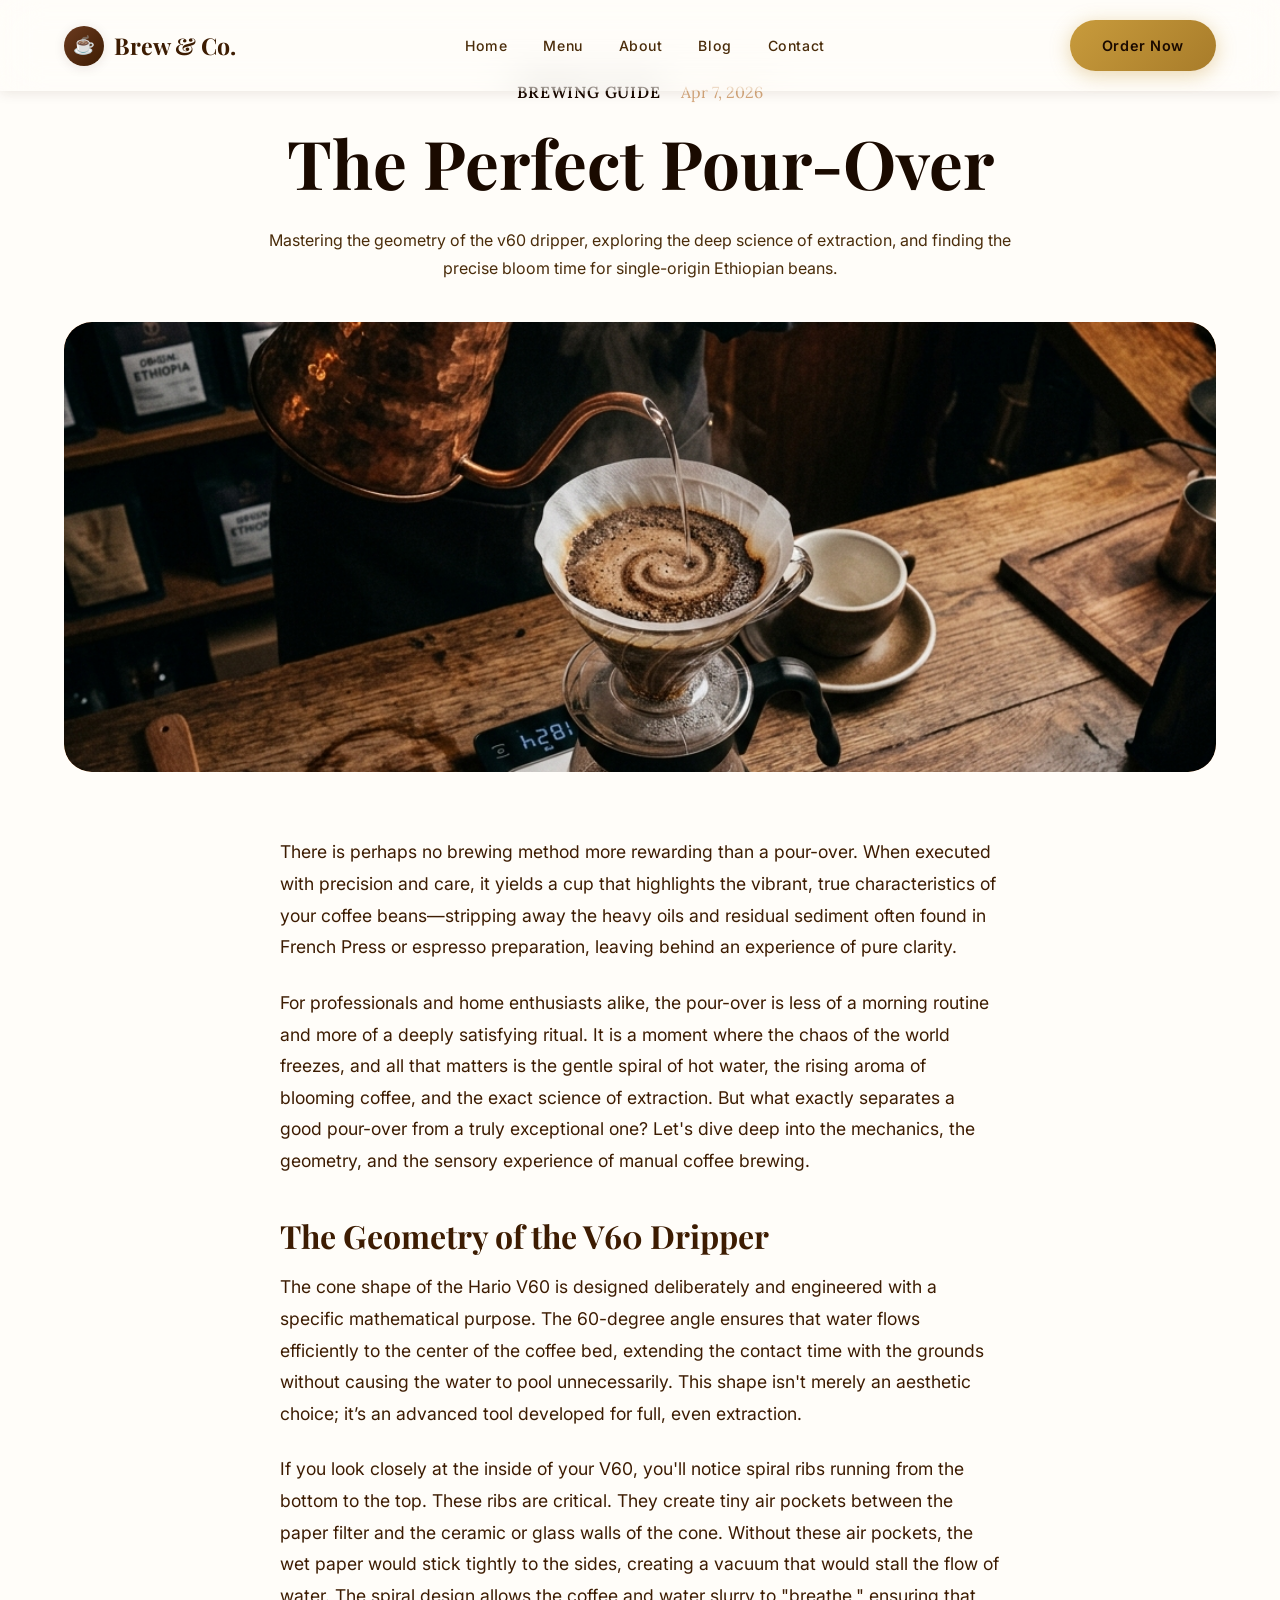
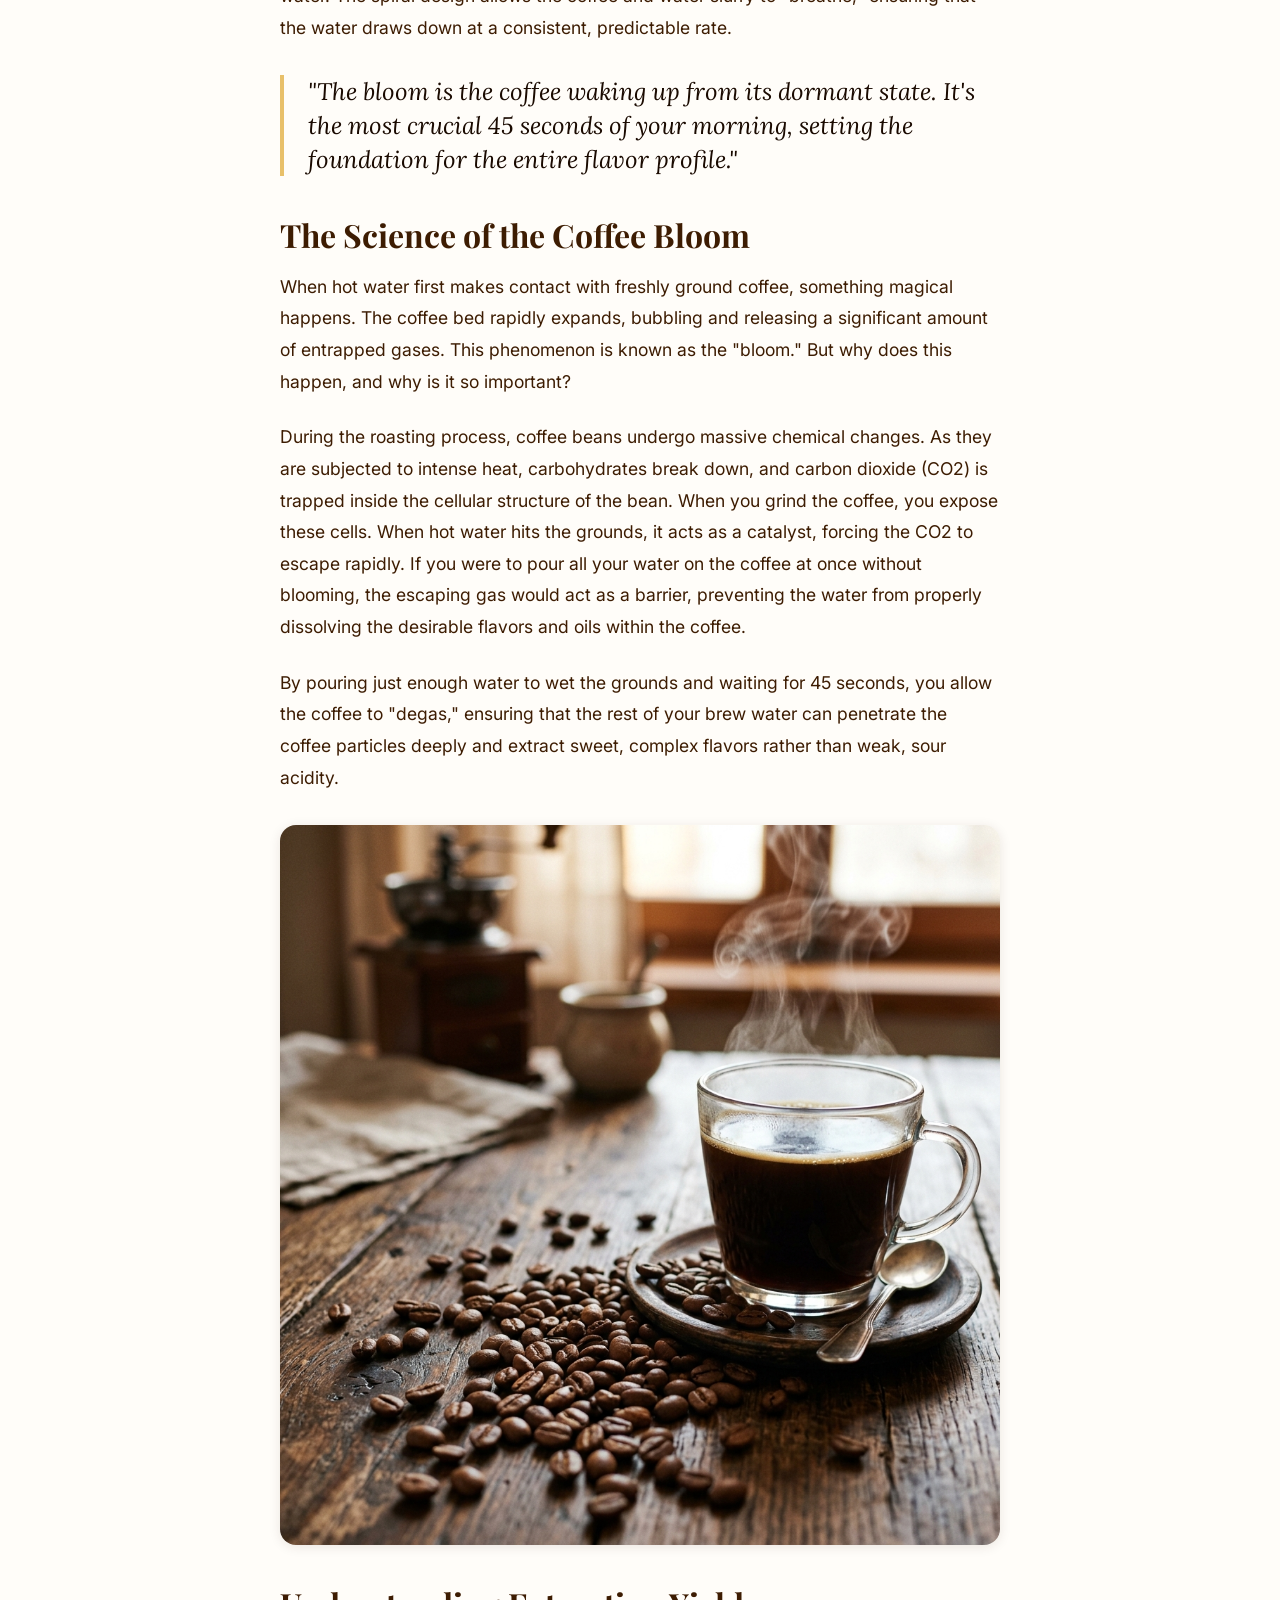
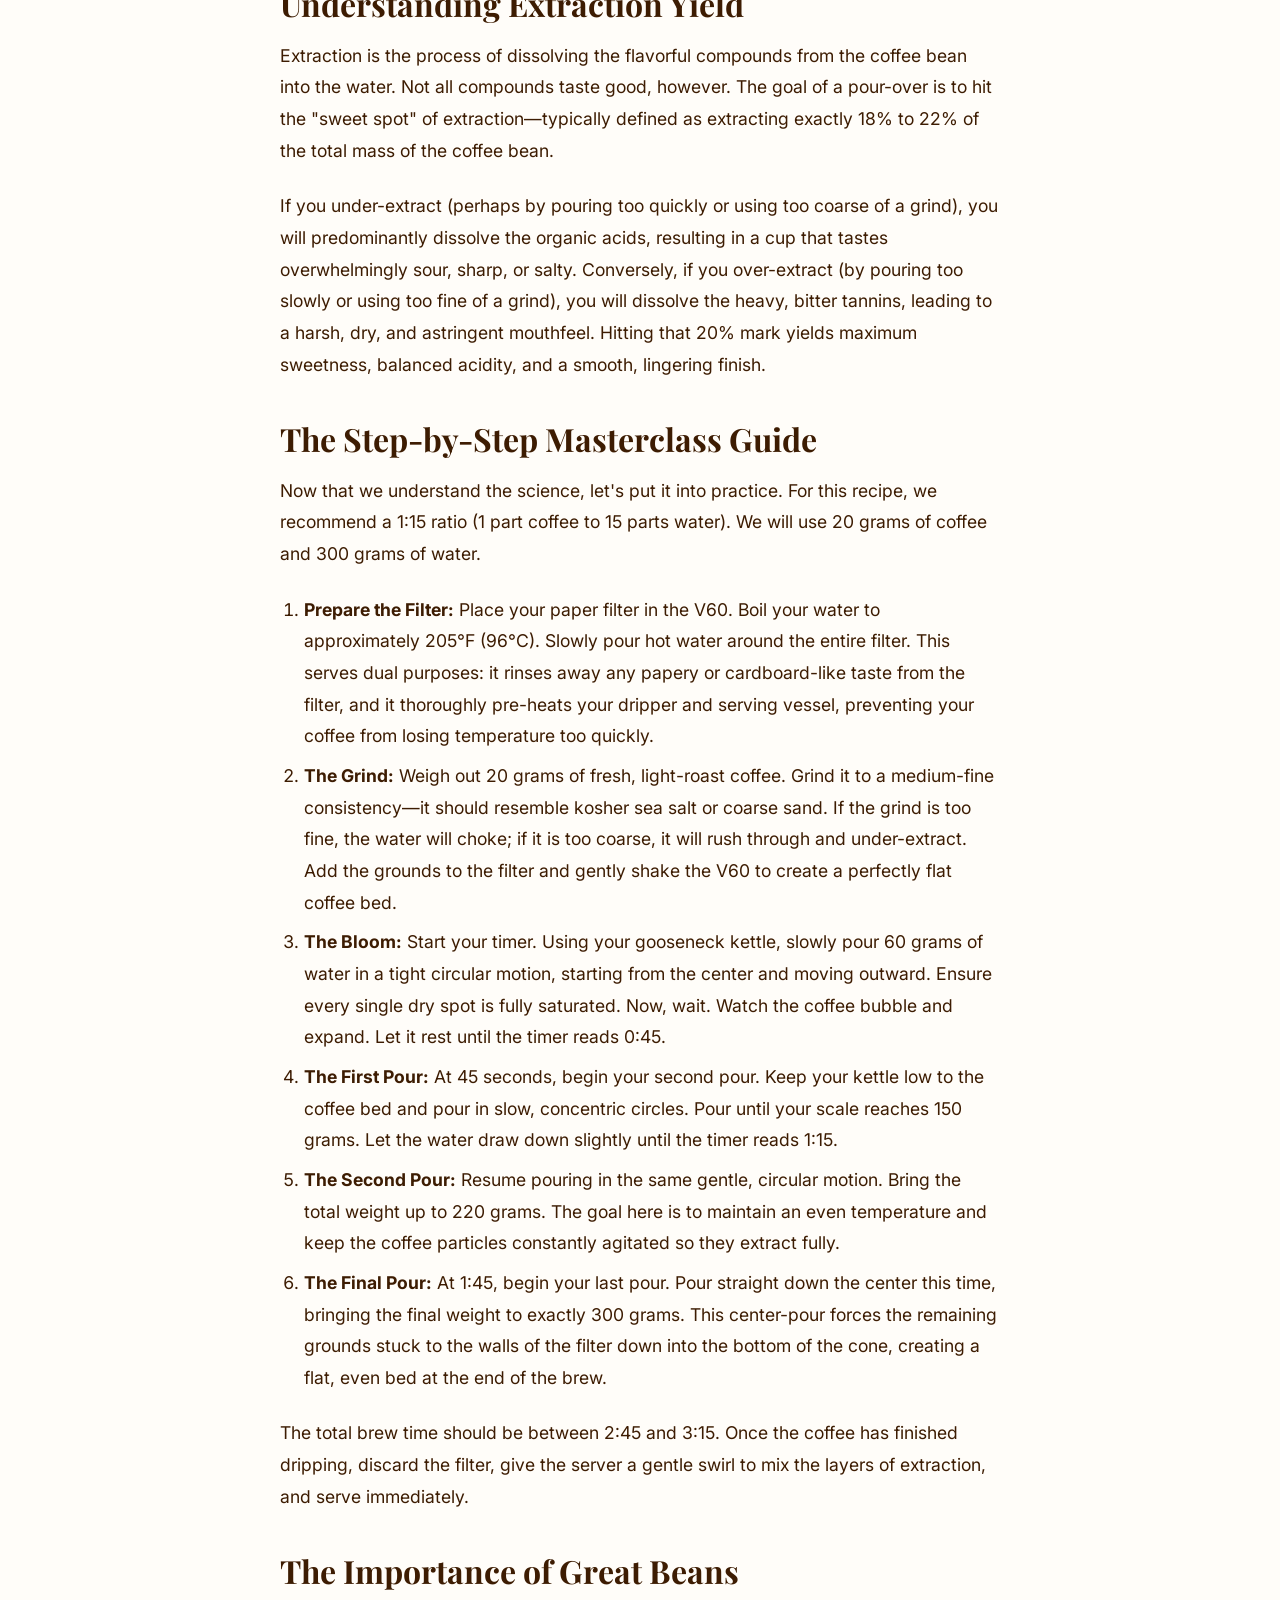
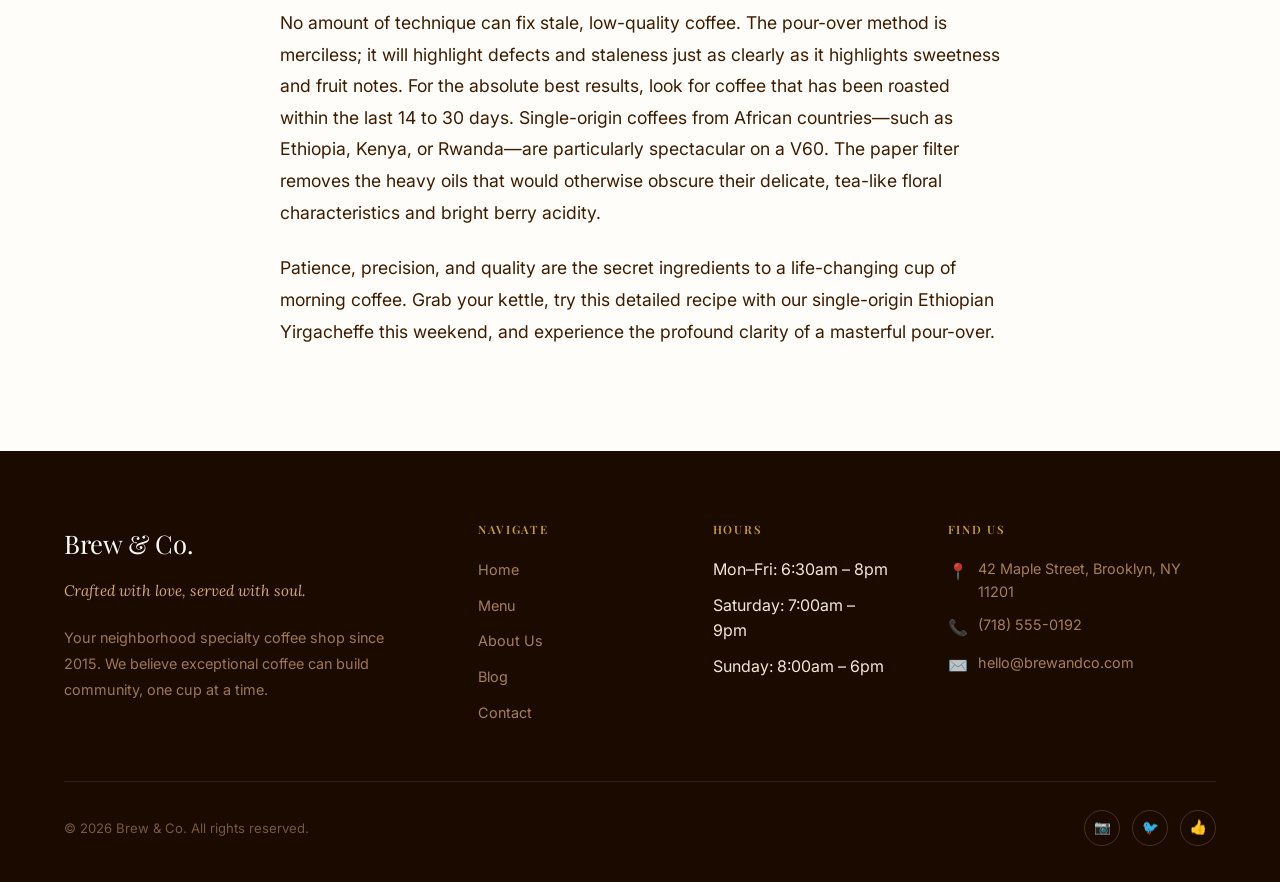
<file: blog-posts/the-perfect-pour-over.html>
<!DOCTYPE html>
<html lang="en">
<head>
  <meta charset="UTF-8" />
  <meta name="viewport" content="width=device-width, initial-scale=1.0" />
  <title>The Perfect Pour-Over — Brew & Co.</title>
  <meta name="description" content="Mastering the v60 pour-over technique." />
  <link rel="stylesheet" href="../css/style.css?v=2" />
  <link rel="stylesheet" href="../css/blog.css?v=2" />
</head>
<body>

<!-- ── Navigation ── -->
<nav class="navbar" id="navbar" style="background-color: var(--cream-pure);">
  <div class="nav-inner">
    <a href="../index.html" class="nav-logo" aria-label="Brew & Co. Home">
      <div class="nav-logo-icon">☕</div>
      <span class="nav-logo-text">Brew &amp; Co.</span>
    </a>
    <ul class="nav-links" role="list">
      <li><a href="../index.html"   class="nav-link">Home</a></li>
      <li><a href="../menu.html"    class="nav-link">Menu</a></li>
      <li><a href="../about.html"   class="nav-link">About</a></li>
      <li><a href="../blog.html"    class="nav-link">Blog</a></li>
      <li><a href="../contact.html" class="nav-link">Contact</a></li>
    </ul>
    <a href="../menu.html" class="btn btn-gold nav-cta">Order Now</a>
    <button class="hamburger" id="hamburger" aria-label="Toggle menu">
      <span></span><span></span><span></span>
    </button>
  </div>
</nav>

<!-- Mobile Menu -->
<div class="mobile-menu" id="mobile-menu" role="dialog" aria-modal="true" aria-label="Mobile navigation">
  <button class="mobile-close" id="mobile-close" aria-label="Close menu">✕</button>
  <ul role="list">
    <li><a href="../index.html"   class="nav-link">Home</a></li>
    <li><a href="../menu.html"    class="nav-link">Menu</a></li>
    <li><a href="../about.html"   class="nav-link">About</a></li>
    <li><a href="../blog.html"    class="nav-link">Blog</a></li>
    <li><a href="../contact.html" class="nav-link">Contact</a></li>
  </ul>
  <a href="../menu.html" class="btn btn-gold" style="margin-top:8px;">Order Now</a>
</div>

<main>
  <article class="container">
    <header class="article-header">
      <div class="blog-meta" style="justify-content:center; gap:20px; font-size:1rem; margin-bottom:1rem;">
        <span class="blog-category">Brewing Guide</span>
        <span class="blog-date">Apr 7, 2026</span>
      </div>
      <h1 class="hero-title" style="margin-bottom:1.5rem;">The Perfect Pour-Over</h1>
      <p class="hero-subtitle">Mastering the geometry of the v60 dripper, exploring the deep science of extraction, and finding the precise bloom time for single-origin Ethiopian beans.</p>
    </header>

    <div class="article-hero-img">
      <img src="../images/v60-hero.png" alt="Barista pouring a V60 coffee" />
    </div>

    <div class="article-content" data-animate>
      <p>There is perhaps no brewing method more rewarding than a pour-over. When executed with precision and care, it yields a cup that highlights the vibrant, true characteristics of your coffee beans—stripping away the heavy oils and residual sediment often found in French Press or espresso preparation, leaving behind an experience of pure clarity.</p>

      <p>For professionals and home enthusiasts alike, the pour-over is less of a morning routine and more of a deeply satisfying ritual. It is a moment where the chaos of the world freezes, and all that matters is the gentle spiral of hot water, the rising aroma of blooming coffee, and the exact science of extraction. But what exactly separates a good pour-over from a truly exceptional one? Let's dive deep into the mechanics, the geometry, and the sensory experience of manual coffee brewing.</p>

      <h2>The Geometry of the V60 Dripper</h2>
      <p>The cone shape of the Hario V60 is designed deliberately and engineered with a specific mathematical purpose. The 60-degree angle ensures that water flows efficiently to the center of the coffee bed, extending the contact time with the grounds without causing the water to pool unnecessarily. This shape isn't merely an aesthetic choice; it’s an advanced tool developed for full, even extraction.</p>

      <p>If you look closely at the inside of your V60, you'll notice spiral ribs running from the bottom to the top. These ribs are critical. They create tiny air pockets between the paper filter and the ceramic or glass walls of the cone. Without these air pockets, the wet paper would stick tightly to the sides, creating a vacuum that would stall the flow of water. The spiral design allows the coffee and water slurry to "breathe," ensuring that the water draws down at a consistent, predictable rate.</p>

      <blockquote>"The bloom is the coffee waking up from its dormant state. It's the most crucial 45 seconds of your morning, setting the foundation for the entire flavor profile."</blockquote>

      <h2>The Science of the Coffee Bloom</h2>
      <p>When hot water first makes contact with freshly ground coffee, something magical happens. The coffee bed rapidly expands, bubbling and releasing a significant amount of entrapped gases. This phenomenon is known as the "bloom." But why does this happen, and why is it so important?</p>

      <p>During the roasting process, coffee beans undergo massive chemical changes. As they are subjected to intense heat, carbohydrates break down, and carbon dioxide (CO2) is trapped inside the cellular structure of the bean. When you grind the coffee, you expose these cells. When hot water hits the grounds, it acts as a catalyst, forcing the CO2 to escape rapidly. If you were to pour all your water on the coffee at once without blooming, the escaping gas would act as a barrier, preventing the water from properly dissolving the desirable flavors and oils within the coffee.</p>
      
      <p>By pouring just enough water to wet the grounds and waiting for 45 seconds, you allow the coffee to "degas," ensuring that the rest of your brew water can penetrate the coffee particles deeply and extract sweet, complex flavors rather than weak, sour acidity.</p>

      <img src="../images/coffee-beans.png" alt="Fresh coffee beans on a table" style="width: 100%; height: auto; border-radius: var(--radius-md); margin: 2rem 0; box-shadow: var(--shadow-sm);" />

      <h2>Understanding Extraction Yield</h2>
      <p>Extraction is the process of dissolving the flavorful compounds from the coffee bean into the water. Not all compounds taste good, however. The goal of a pour-over is to hit the "sweet spot" of extraction—typically defined as extracting exactly 18% to 22% of the total mass of the coffee bean.</p>

      <p>If you under-extract (perhaps by pouring too quickly or using too coarse of a grind), you will predominantly dissolve the organic acids, resulting in a cup that tastes overwhelmingly sour, sharp, or salty. Conversely, if you over-extract (by pouring too slowly or using too fine of a grind), you will dissolve the heavy, bitter tannins, leading to a harsh, dry, and astringent mouthfeel. Hitting that 20% mark yields maximum sweetness, balanced acidity, and a smooth, lingering finish.</p>

      <h2>The Step-by-Step Masterclass Guide</h2>
      <p>Now that we understand the science, let's put it into practice. For this recipe, we recommend a 1:15 ratio (1 part coffee to 15 parts water). We will use 20 grams of coffee and 300 grams of water.</p>

      <ol>
        <li><strong>Prepare the Filter:</strong> Place your paper filter in the V60. Boil your water to approximately 205°F (96°C). Slowly pour hot water around the entire filter. This serves dual purposes: it rinses away any papery or cardboard-like taste from the filter, and it thoroughly pre-heats your dripper and serving vessel, preventing your coffee from losing temperature too quickly.</li>
        <li><strong>The Grind:</strong> Weigh out 20 grams of fresh, light-roast coffee. Grind it to a medium-fine consistency—it should resemble kosher sea salt or coarse sand. If the grind is too fine, the water will choke; if it is too coarse, it will rush through and under-extract. Add the grounds to the filter and gently shake the V60 to create a perfectly flat coffee bed.</li>
        <li><strong>The Bloom:</strong> Start your timer. Using your gooseneck kettle, slowly pour 60 grams of water in a tight circular motion, starting from the center and moving outward. Ensure every single dry spot is fully saturated. Now, wait. Watch the coffee bubble and expand. Let it rest until the timer reads 0:45.</li>
        <li><strong>The First Pour:</strong> At 45 seconds, begin your second pour. Keep your kettle low to the coffee bed and pour in slow, concentric circles. Pour until your scale reaches 150 grams. Let the water draw down slightly until the timer reads 1:15.</li>
        <li><strong>The Second Pour:</strong> Resume pouring in the same gentle, circular motion. Bring the total weight up to 220 grams. The goal here is to maintain an even temperature and keep the coffee particles constantly agitated so they extract fully.</li>
        <li><strong>The Final Pour:</strong> At 1:45, begin your last pour. Pour straight down the center this time, bringing the final weight to exactly 300 grams. This center-pour forces the remaining grounds stuck to the walls of the filter down into the bottom of the cone, creating a flat, even bed at the end of the brew.</li>
      </ol>

      <p>The total brew time should be between 2:45 and 3:15. Once the coffee has finished dripping, discard the filter, give the server a gentle swirl to mix the layers of extraction, and serve immediately.</p>

      <h2>The Importance of Great Beans</h2>
      <p>No amount of technique can fix stale, low-quality coffee. The pour-over method is merciless; it will highlight defects and staleness just as clearly as it highlights sweetness and fruit notes. For the absolute best results, look for coffee that has been roasted within the last 14 to 30 days. Single-origin coffees from African countries—such as Ethiopia, Kenya, or Rwanda—are particularly spectacular on a V60. The paper filter removes the heavy oils that would otherwise obscure their delicate, tea-like floral characteristics and bright berry acidity.</p>

      <p>Patience, precision, and quality are the secret ingredients to a life-changing cup of morning coffee. Grab your kettle, try this detailed recipe with our single-origin Ethiopian Yirgacheffe this weekend, and experience the profound clarity of a masterful pour-over.</p>
    </div>
  </article>
</main>

<!-- ── FOOTER ── -->
<footer class="footer" role="contentinfo">
  <div class="container">
    <div class="footer-grid">
      <div class="footer-col">
        <div class="footer-brand-name">Brew &amp; Co.</div>
        <p class="footer-tagline">Crafted with love, served with soul.</p>
        <p class="footer-desc">Your neighborhood specialty coffee shop since 2015. We believe exceptional coffee can build community, one cup at a time.</p>
      </div>
      <div class="footer-col">
        <h3 class="footer-heading">Navigate</h3>
        <ul class="footer-links">
          <li><a href="../index.html">Home</a></li>
          <li><a href="../menu.html">Menu</a></li>
          <li><a href="../about.html">About Us</a></li>
          <li><a href="../blog.html">Blog</a></li>
          <li><a href="../contact.html">Contact</a></li>
        </ul>
      </div>
      <div class="footer-col">
        <h3 class="footer-heading">Hours</h3>
        <ul class="footer-links">
          <li>Mon–Fri: 6:30am – 8pm</li>
          <li>Saturday: 7:00am – 9pm</li>
          <li>Sunday: 8:00am – 6pm</li>
        </ul>
      </div>
      <div class="footer-col">
        <h3 class="footer-heading">Find Us</h3>
        <div class="footer-contact-item"><span>📍</span><span>42 Maple Street, Brooklyn, NY 11201</span></div>
        <div class="footer-contact-item"><span>📞</span><span>(718) 555-0192</span></div>
        <div class="footer-contact-item"><span>✉️</span><span>hello@brewandco.com</span></div>
      </div>
    </div>
    <div class="footer-bottom">
      <p>&copy; 2026 Brew &amp; Co. All rights reserved.</p>
      <div class="footer-social" aria-label="Social links">
        <a href="#" class="social-link" aria-label="Instagram">📷</a>
        <a href="#" class="social-link" aria-label="Twitter">🐦</a>
        <a href="#" class="social-link" aria-label="Facebook">👍</a>
      </div>
    </div>
  </div>
</footer>

<script src="../js/main.js"></script>
</body>
</html>
</file>
<file: css/style.css>
/* ===== Brew & Co. — Global Styles ===== */

@import url('https://fonts.googleapis.com/css2?family=Playfair+Display:ital,wght@0,400;0,600;0,700;1,400;1,600&family=Inter:wght@300;400;500;600&family=Lora:ital,wght@0,400;1,400&display=swap');

/* ── CSS Variables ── */
:root {
  --brown-darkest: #1A0A00;
  --brown-dark:    #3D1C02;
  --brown-mid:     #6B3A1F;
  --brown-warm:    #8B5E3C;
  --brown-light:   #B8845A;
  --brown-pale:    #D4A77A;
  --cream-deep:    #E8D5B7;
  --cream-mid:     #F2E6D4;
  --cream-light:   #FBF5EC;
  --cream-white:   #FFFDF9;
  --gold:          #C89B3C;
  --gold-light:    #E8C06A;
  --text-dark:     #1A0A00;
  --text-mid:      #4A2C0A;
  --text-muted:    #7A5C3A;
  --shadow-sm:     0 2px 12px rgba(61,28,2,0.1);
  --shadow-md:     0 6px 30px rgba(61,28,2,0.15);
  --shadow-lg:     0 16px 55px rgba(61,28,2,0.2);
  --radius-sm:     8px;
  --radius-md:     16px;
  --radius-lg:     28px;
  --transition:    0.3s cubic-bezier(0.4, 0, 0.2, 1);
  --font-heading:  'Playfair Display', serif;
  --font-body:     'Inter', sans-serif;
  --font-accent:   'Lora', serif;
}

/* ── Reset ── */
*, *::before, *::after { box-sizing: border-box; margin: 0; padding: 0; }
html { scroll-behavior: smooth; font-size: 16px; }
body {
  font-family: var(--font-body);
  background: var(--cream-white);
  color: var(--text-dark);
  line-height: 1.6;
  overflow-x: hidden;
}
img { display: block; max-width: 100%; }
a { text-decoration: none; color: inherit; }
ul { list-style: none; }
button { cursor: pointer; border: none; background: none; font-family: inherit; }

/* ── Typography ── */
h1, h2, h3, h4 { font-family: var(--font-heading); line-height: 1.2; }
h1 { font-size: clamp(2.4rem, 6vw, 4.2rem); }
h2 { font-size: clamp(1.9rem, 4vw, 3rem); }
h3 { font-size: clamp(1.3rem, 2.5vw, 1.7rem); }
h4 { font-size: 1.1rem; }
p  { color: var(--text-mid); line-height: 1.75; }

/* ── Layout Helpers ── */
.container {
  max-width: 1200px;
  margin: 0 auto;
  padding: 0 24px;
}
.section { padding: 96px 0; }
.section-sm { padding: 64px 0; }
.section-label {
  display: inline-block;
  font-family: var(--font-body);
  font-size: 0.75rem;
  font-weight: 600;
  letter-spacing: 0.18em;
  text-transform: uppercase;
  color: var(--brown-light);
  margin-bottom: 14px;
}
.section-title { color: var(--brown-dark); margin-bottom: 20px; }
.section-subtitle {
  font-size: 1.05rem;
  color: var(--text-muted);
  max-width: 560px;
  margin-bottom: 52px;
}

/* ── Divider ── */
.divider {
  width: 56px;
  height: 3px;
  background: linear-gradient(90deg, var(--gold), var(--gold-light));
  border-radius: 2px;
  margin: 18px 0 28px;
}
.divider.center { margin-left: auto; margin-right: auto; }

/* ── Buttons ── */
.btn {
  display: inline-flex;
  align-items: center;
  gap: 8px;
  padding: 14px 32px;
  border-radius: 50px;
  font-size: 0.9rem;
  font-weight: 600;
  letter-spacing: 0.04em;
  transition: var(--transition);
  position: relative;
  overflow: hidden;
}
.btn::before {
  content: '';
  position: absolute;
  inset: 0;
  background: rgba(255,255,255,0.12);
  opacity: 0;
  transition: var(--transition);
}
.btn:hover::before { opacity: 1; }
.btn-primary {
  background: linear-gradient(135deg, var(--brown-mid), var(--brown-dark));
  color: var(--cream-white);
  box-shadow: 0 4px 20px rgba(61,28,2,0.35);
}
.btn-primary:hover {
  transform: translateY(-2px);
  box-shadow: 0 8px 28px rgba(61,28,2,0.45);
}
.btn-outline {
  border: 2px solid var(--brown-mid);
  color: var(--brown-mid);
  background: transparent;
}
.btn-outline:hover {
  background: var(--brown-mid);
  color: var(--cream-white);
  transform: translateY(-2px);
}
.btn-gold {
  background: linear-gradient(135deg, var(--gold), #A87C2A);
  color: var(--brown-darkest);
  box-shadow: 0 4px 20px rgba(200,155,60,0.4);
}
.btn-gold:hover {
  transform: translateY(-2px);
  box-shadow: 0 8px 28px rgba(200,155,60,0.55);
}

/* ══════════════════════════════════════════
   NAVIGATION
══════════════════════════════════════════ */
.navbar {
  position: fixed;
  top: 0; left: 0; right: 0;
  z-index: 1000;
  padding: 0 0;
  transition: var(--transition);
}
.navbar.scrolled {
  background: rgba(255,253,249,0.96);
  backdrop-filter: blur(20px);
  -webkit-backdrop-filter: blur(20px);
  box-shadow: var(--shadow-sm);
}
.navbar.transparent { background: transparent; }
.nav-inner {
  display: flex;
  align-items: center;
  justify-content: space-between;
  max-width: 1200px;
  margin: 0 auto;
  padding: 20px 24px;
}
.nav-logo {
  display: flex;
  align-items: center;
  gap: 10px;
}
.nav-logo-icon {
  width: 40px;
  height: 40px;
  background: linear-gradient(135deg, var(--brown-mid), var(--brown-dark));
  border-radius: 50%;
  display: flex;
  align-items: center;
  justify-content: center;
  font-size: 1.1rem;
  color: var(--cream-light);
  box-shadow: var(--shadow-sm);
  flex-shrink: 0;
}
.nav-logo-text {
  font-family: var(--font-heading);
  font-size: 1.45rem;
  font-weight: 700;
  color: var(--brown-dark);
  transition: var(--transition);
}
.navbar.transparent .nav-logo-text { color: var(--cream-white); }
.nav-links {
  display: flex;
  align-items: center;
  gap: 36px;
}
.nav-link {
  font-size: 0.88rem;
  font-weight: 500;
  color: var(--text-mid);
  letter-spacing: 0.04em;
  position: relative;
  transition: var(--transition);
}
.navbar.transparent .nav-link { color: rgba(255,255,255,0.88); }
.nav-link::after {
  content: '';
  position: absolute;
  bottom: -4px; left: 0;
  width: 0; height: 2px;
  background: var(--gold);
  transition: var(--transition);
  border-radius: 2px;
}
.nav-link:hover::after,
.nav-link.active::after { width: 100%; }
.nav-link:hover,
.nav-link.active { color: var(--brown-mid); }
.navbar.transparent .nav-link:hover { color: var(--gold-light); }
.nav-cta { margin-left: 16px; }
.hamburger {
  display: none;
  flex-direction: column;
  gap: 5px;
  padding: 6px;
}
.hamburger span {
  width: 24px; height: 2px;
  background: var(--brown-mid);
  border-radius: 2px;
  transition: var(--transition);
  display: block;
}
.navbar.transparent .hamburger span { background: var(--cream-white); }
.hamburger.open span:nth-child(1) { transform: translateY(7px) rotate(45deg); }
.hamburger.open span:nth-child(2) { opacity: 0; }
.hamburger.open span:nth-child(3) { transform: translateY(-7px) rotate(-45deg); }
.mobile-menu {
  display: none;
  position: fixed;
  top: 0; left: 0; right: 0; bottom: 0;
  background: var(--cream-white);
  z-index: 999;
  flex-direction: column;
  align-items: center;
  justify-content: center;
  gap: 36px;
}
.mobile-menu.open { display: flex; }
.mobile-menu .nav-link {
  font-family: var(--font-heading);
  font-size: 2rem;
  color: var(--brown-dark);
}
.mobile-menu .nav-link::after { display: none; }
.mobile-close {
  position: absolute;
  top: 28px; right: 28px;
  font-size: 1.6rem;
  color: var(--brown-mid);
  cursor: pointer;
  background: none;
  border: none;
  font-family: inherit;
}

/* ══════════════════════════════════════════
   FOOTER
══════════════════════════════════════════ */
.footer {
  background: var(--brown-darkest);
  color: var(--cream-mid);
  padding: 72px 0 36px;
}
.footer-grid {
  display: grid;
  grid-template-columns: 2fr 1fr 1fr 1.5fr;
  gap: 56px;
  margin-bottom: 56px;
}
.footer-brand-name {
  font-family: var(--font-heading);
  font-size: 1.6rem;
  color: var(--cream-white);
  margin-bottom: 14px;
}
.footer-tagline {
  font-style: italic;
  font-family: var(--font-accent);
  color: var(--brown-pale);
  font-size: 0.95rem;
  margin-bottom: 20px;
}
.footer-desc {
  color: rgba(212,167,122,0.7);
  font-size: 0.9rem;
  line-height: 1.8;
}
.footer-heading {
  font-size: 0.72rem;
  font-weight: 600;
  letter-spacing: 0.15em;
  text-transform: uppercase;
  color: var(--gold);
  margin-bottom: 20px;
}
.footer-links { display: flex; flex-direction: column; gap: 10px; }
.footer-links a {
  color: rgba(212,167,122,0.75);
  font-size: 0.9rem;
  transition: var(--transition);
}
.footer-links a:hover { color: var(--cream-mid); padding-left: 4px; }
.footer-contact-item {
  display: flex;
  gap: 10px;
  align-items: flex-start;
  color: rgba(212,167,122,0.75);
  font-size: 0.9rem;
  margin-bottom: 10px;
}
.footer-contact-item span:first-child { font-size: 1rem; flex-shrink: 0; margin-top: 2px; }
.footer-bottom {
  border-top: 1px solid rgba(212,167,122,0.15);
  padding-top: 28px;
  display: flex;
  align-items: center;
  justify-content: space-between;
  flex-wrap: wrap;
  gap: 16px;
}
.footer-bottom p { color: rgba(212,167,122,0.5); font-size: 0.82rem; margin: 0; }
.footer-social { display: flex; gap: 12px; }
.social-link {
  width: 36px; height: 36px;
  border-radius: 50%;
  border: 1px solid rgba(212,167,122,0.25);
  display: flex;
  align-items: center;
  justify-content: center;
  color: var(--brown-pale);
  font-size: 0.85rem;
  transition: var(--transition);
}
.social-link:hover {
  background: var(--gold);
  border-color: var(--gold);
  color: var(--brown-darkest);
  transform: translateY(-3px);
}

/* ══════════════════════════════════════════
   CARD STYLES (shared)
══════════════════════════════════════════ */
.card {
  background: var(--cream-white);
  border-radius: var(--radius-md);
  box-shadow: var(--shadow-sm);
  overflow: hidden;
  transition: var(--transition);
}
.card:hover {
  transform: translateY(-6px);
  box-shadow: var(--shadow-md);
}

/* ══════════════════════════════════════════
   ANIMATIONS
══════════════════════════════════════════ */
@keyframes fadeUp {
  from { opacity: 0; transform: translateY(30px); }
  to   { opacity: 1; transform: translateY(0); }
}
@keyframes fadeIn {
  from { opacity: 0; }
  to   { opacity: 1; }
}
@keyframes float {
  0%, 100% { transform: translateY(0px); }
  50%       { transform: translateY(-10px); }
}
@keyframes shimmer {
  0%   { background-position: -200% center; }
  100% { background-position:  200% center; }
}
.animate-fade-up {
  opacity: 0;
  animation: fadeUp 0.75s ease forwards;
}
.animate-delay-1 { animation-delay: 0.1s; }
.animate-delay-2 { animation-delay: 0.22s; }
.animate-delay-3 { animation-delay: 0.34s; }
.animate-delay-4 { animation-delay: 0.46s; }

/* ══════════════════════════════════════════
   DECORATIVE ELEMENTS
══════════════════════════════════════════ */
.bean-decoration {
  position: absolute;
  border-radius: 50%;
  background: var(--brown-pale);
  opacity: 0.12;
  pointer-events: none;
}
.grain-overlay {
  position: relative;
}
.grain-overlay::before {
  content: '';
  position: absolute;
  inset: 0;
  background-image: url("data:image/svg+xml,%3Csvg viewBox='0 0 256 256' xmlns='http://www.w3.org/2000/svg'%3E%3Cfilter id='noise'%3E%3CfeTurbulence type='fractalNoise' baseFrequency='0.9' numOctaves='4' stitchTiles='stitch'/%3E%3C/filter%3E%3Crect width='100%25' height='100%25' filter='url(%23noise)' opacity='0.04'/%3E%3C/svg%3E");
  pointer-events: none;
  border-radius: inherit;
  z-index: 0;
}

/* ══════════════════════════════════════════
   TOAST / NOTIFICATION
══════════════════════════════════════════ */
.toast {
  position: fixed;
  bottom: 32px; right: 32px;
  background: var(--brown-dark);
  color: var(--cream-white);
  padding: 16px 24px;
  border-radius: var(--radius-sm);
  box-shadow: var(--shadow-lg);
  display: flex;
  align-items: center;
  gap: 10px;
  font-size: 0.9rem;
  z-index: 9999;
  transform: translateY(80px);
  opacity: 0;
  transition: var(--transition);
}
.toast.show {
  transform: translateY(0);
  opacity: 1;
}
.toast-icon { font-size: 1.1rem; }

/* ══════════════════════════════════════════
   RESPONSIVE
══════════════════════════════════════════ */
@media (max-width: 960px) {
  .nav-links, .nav-cta { display: none; }
  .hamburger { display: flex; }
  .footer-grid { grid-template-columns: 1fr 1fr; gap: 36px; }
}
@media (max-width: 600px) {
  .section { padding: 72px 0; }
  .footer-grid { grid-template-columns: 1fr; gap: 32px; }
  .footer-bottom { flex-direction: column; text-align: center; }
}
</file>
<file: css/home.css>
/* ===== Brew & Co. — Home Page Styles ===== */

/* ── Hero ── */
.hero {
  position: relative;
  min-height: 100vh;
  display: flex;
  align-items: center;
  overflow: hidden;
}
.hero-bg {
  position: absolute;
  inset: 0;
  z-index: 0;
}
.hero-bg-img {
  width: 100%; height: 100%;
  background: linear-gradient(160deg, #1A0A00 0%, #3D1C02 40%, #6B3A1F 75%, #8B5E3C 100%);
  transform-origin: center;
  transform: scale(1.08);
  will-change: transform;
}
/* Coffee cup SVG pattern */
.hero-bg-img::after {
  content: '';
  position: absolute;
  inset: 0;
  background-image:
    radial-gradient(circle at 20% 30%, rgba(184,132,90,0.08) 0%, transparent 50%),
    radial-gradient(circle at 80% 70%, rgba(200,155,60,0.06) 0%, transparent 50%);
}
.hero-overlay {
  position: absolute;
  inset: 0;
  background: linear-gradient(
    to right,
    rgba(26,10,0,0.72) 0%,
    rgba(26,10,0,0.42) 60%,
    rgba(26,10,0,0.1) 100%
  );
}
.hero-content {
  position: relative;
  z-index: 1;
  padding-top: 120px;
  padding-bottom: 80px;
  max-width: 760px;
}
.hero-label { color: var(--gold-light); opacity: 0.88; }
.hero-title {
  color: var(--cream-white);
  font-size: clamp(2.6rem, 6.5vw, 4.6rem);
  line-height: 1.12;
  margin-bottom: 22px;
}
.hero-title em {
  font-style: italic;
  color: var(--gold-light);
}
.hero-subtitle {
  color: rgba(255,253,249,0.8);
  font-size: clamp(1rem, 2vw, 1.18rem);
  max-width: 540px;
  margin-bottom: 40px;
}
.desktop-br { display: inline; }
.hero-actions {
  display: flex;
  gap: 16px;
  flex-wrap: wrap;
  margin-bottom: 56px;
}
.hero-btn-outline {
  border-color: rgba(255,253,249,0.55);
  color: var(--cream-white);
}
.hero-btn-outline:hover {
  background: rgba(255,253,249,0.12);
  border-color: var(--cream-white);
  color: var(--cream-white);
}
.hero-stats {
  display: flex;
  align-items: center;
  gap: 32px;
}
.hero-stat { text-align: left; }
.hero-stat-num {
  display: block;
  font-family: var(--font-heading);
  font-size: 2rem;
  font-weight: 700;
  color: var(--gold-light);
  line-height: 1;
}
.hero-stat-label {
  font-size: 0.78rem;
  letter-spacing: 0.08em;
  text-transform: uppercase;
  color: rgba(255,253,249,0.55);
  margin-top: 4px;
  display: block;
}
.hero-stat-divider {
  width: 1px;
  height: 40px;
  background: rgba(255,253,249,0.2);
}
.hero-scroll-cue {
  position: absolute;
  bottom: 36px;
  left: 50%;
  transform: translateX(-50%);
  z-index: 1;
  display: flex;
  align-items: center;
  justify-content: center;
  width: 44px; height: 44px;
  border-radius: 50%;
  border: 2px solid rgba(255,253,249,0.35);
  color: var(--cream-white);
  font-size: 1.1rem;
  animation: float 2.2s ease-in-out infinite;
  transition: var(--transition);
}
.hero-scroll-cue:hover {
  background: rgba(255,253,249,0.12);
  border-color: var(--gold-light);
  color: var(--gold-light);
}

/* ── Feature Strip ── */
.strip {
  background: var(--brown-dark);
  padding: 40px 0;
  position: relative;
  z-index: 1;
}
.strip-inner {
  display: flex;
  align-items: center;
  justify-content: space-between;
  flex-wrap: wrap;
  gap: 24px;
}
.strip-item {
  display: flex;
  align-items: flex-start;
  gap: 16px;
  flex: 1;
  min-width: 180px;
}
.strip-icon {
  font-size: 1.6rem;
  flex-shrink: 0;
  margin-top: 2px;
}
.strip-item h4 {
  font-size: 0.95rem;
  font-family: var(--font-body);
  font-weight: 600;
  color: var(--cream-mid);
  margin-bottom: 3px;
}
.strip-item p {
  font-size: 0.82rem;
  color: rgba(212,167,122,0.65);
  line-height: 1.4;
  margin: 0;
}
.strip-divider {
  width: 1px;
  height: 48px;
  background: rgba(212,167,122,0.2);
  flex-shrink: 0;
}

/* ── Drinks Grid ── */
.drinks-grid {
  display: grid;
  grid-template-columns: repeat(3, 1fr);
  gap: 28px;
}
.drink-card {
  background: var(--cream-white);
  border-radius: var(--radius-md);
  overflow: hidden;
  box-shadow: var(--shadow-sm);
  transition: var(--transition);
  border: 1px solid rgba(184,132,90,0.12);
}
.drink-card:hover {
  transform: translateY(-8px);
  box-shadow: var(--shadow-lg);
}
.featured-card {
  border-color: var(--gold);
  box-shadow: 0 4px 24px rgba(200,155,60,0.18);
}
.drink-img-wrap { position: relative; }
.drink-img {
  height: 200px;
  display: flex;
  flex-direction: column;
  align-items: center;
  justify-content: center;
  position: relative;
}
.drink-emoji { font-size: 3.5rem; }
.drink-badge {
  position: absolute;
  top: 14px; left: 14px;
  background: var(--brown-dark);
  color: var(--cream-light);
  font-size: 0.72rem;
  font-weight: 600;
  letter-spacing: 0.08em;
  padding: 5px 12px;
  border-radius: 50px;
  text-transform: uppercase;
}
.badge-gold {
  background: linear-gradient(135deg, var(--gold), #A87C2A);
  color: var(--brown-darkest);
}
.drink-body { padding: 22px 24px 24px; }
.drink-origin {
  font-size: 0.75rem;
  font-weight: 600;
  letter-spacing: 0.1em;
  text-transform: uppercase;
  color: var(--brown-light);
  display: block;
  margin-bottom: 7px;
}
.drink-name {
  font-size: 1.25rem;
  color: var(--brown-dark);
  margin-bottom: 10px;
}
.drink-desc {
  font-size: 0.88rem;
  line-height: 1.65;
  margin-bottom: 20px;
  color: var(--text-muted);
}
.drink-footer {
  display: flex;
  align-items: center;
  justify-content: space-between;
}
.drink-price {
  font-family: var(--font-heading);
  font-size: 1.3rem;
  font-weight: 600;
  color: var(--brown-dark);
}
.btn-sm { padding: 9px 20px; font-size: 0.82rem; }

/* ── About Teaser ── */
.about-teaser { background: var(--cream-mid); }
.about-teaser-grid {
  display: grid;
  grid-template-columns: 1fr 1fr;
  gap: 72px;
  align-items: center;
}
.about-teaser-img-wrap {
  position: relative;
}
.about-teaser-img-main {
  background: linear-gradient(135deg, var(--brown-mid), var(--brown-dark));
  border-radius: var(--radius-lg);
  padding: 64px 48px;
  text-align: center;
  box-shadow: var(--shadow-lg);
  position: relative;
  overflow: hidden;
}
.about-teaser-img-main::before {
  content: '';
  position: absolute;
  top: -40px; right: -40px;
  width: 160px; height: 160px;
  border-radius: 50%;
  background: rgba(255,255,255,0.04);
}
.about-teaser-img-float {
  position: absolute;
  bottom: -24px; right: -28px;
  background: var(--cream-white);
  border-radius: var(--radius-md);
  padding: 16px 20px;
  box-shadow: var(--shadow-md);
  text-align: center;
  border: 2px solid var(--cream-deep);
}
.about-milestones {
  display: flex;
  gap: 36px;
  margin-top: 36px;
  flex-wrap: wrap;
}
.milestone { text-align: center; }
.milestone-num {
  display: block;
  font-family: var(--font-heading);
  font-size: 2.2rem;
  font-weight: 700;
  color: var(--brown-mid);
  line-height: 1;
}
.milestone-label {
  font-size: 0.78rem;
  letter-spacing: 0.08em;
  text-transform: uppercase;
  color: var(--text-muted);
  margin-top: 5px;
  display: block;
}

/* ── Testimonials ── */
.testimonials-section { background: var(--cream-light); }
.testimonials-grid {
  display: grid;
  grid-template-columns: repeat(3, 1fr);
  gap: 24px;
}
.testimonial-card {
  background: var(--cream-white);
  border-radius: var(--radius-md);
  padding: 32px;
  box-shadow: var(--shadow-sm);
  border: 1px solid rgba(184,132,90,0.1);
  transition: var(--transition);
}
.testimonial-card:hover { transform: translateY(-5px); box-shadow: var(--shadow-md); }
.testimonial-card-featured {
  border-color: var(--gold);
  box-shadow: 0 4px 20px rgba(200,155,60,0.15);
  background: linear-gradient(135deg, #FFF8F0, var(--cream-white));
}
.testimonial-stars {
  color: var(--gold);
  font-size: 1rem;
  letter-spacing: 2px;
  margin-bottom: 16px;
}
.testimonial-text {
  font-family: var(--font-accent);
  font-style: italic;
  font-size: 0.95rem;
  line-height: 1.76;
  color: var(--text-mid);
  margin-bottom: 24px;
}
.testimonial-author {
  display: flex;
  align-items: center;
  gap: 12px;
}
.testimonial-avatar {
  width: 40px; height: 40px;
  border-radius: 50%;
  background: linear-gradient(135deg, var(--brown-mid), var(--brown-dark));
  color: var(--cream-light);
  display: flex;
  align-items: center;
  justify-content: center;
  font-family: var(--font-heading);
  font-weight: 700;
  font-size: 1rem;
  flex-shrink: 0;
}
.testimonial-author strong {
  display: block;
  font-size: 0.9rem;
  color: var(--brown-dark);
  font-family: var(--font-body);
}
.testimonial-author span {
  font-size: 0.78rem;
  color: var(--text-muted);
}

/* ── CTA Banner ── */
.cta-banner {
  background: linear-gradient(135deg, var(--brown-dark) 0%, var(--brown-darkest) 60%, #2A0E01 100%);
  padding: 80px 0;
  position: relative;
  overflow: hidden;
}
.cta-banner::before {
  content: '';
  position: absolute;
  top: -60px; right: -60px;
  width: 260px; height: 260px;
  border-radius: 50%;
  background: rgba(200,155,60,0.07);
}
.cta-inner {
  display: flex;
  align-items: center;
  gap: 56px;
  flex-wrap: wrap;
}
.cta-text { flex: 1; min-width: 260px; }
.cta-form { flex: 1; min-width: 260px; }
.form-row { display: flex; gap: 12px; flex-wrap: wrap; }
.cta-input {
  flex: 1;
  min-width: 200px;
  padding: 14px 20px;
  border-radius: 50px;
  border: 1.5px solid rgba(212,167,122,0.3);
  background: rgba(255,253,249,0.06);
  color: var(--cream-white);
  font-family: var(--font-body);
  font-size: 0.92rem;
  outline: none;
  transition: var(--transition);
}
.cta-input::placeholder { color: rgba(212,167,122,0.5); }
.cta-input:focus { border-color: var(--gold); background: rgba(255,253,249,0.1); }
.form-note { font-size: 0.78rem; color: rgba(212,167,122,0.5); margin-top: 10px; }

/* ── Utility ── */
.text-center { text-align: center; }
.text-center .section-subtitle { margin-left: auto; margin-right: auto; }

/* ── Scroll Reveal ── */
[data-animate] {
  opacity: 0;
  transform: translateY(24px);
  transition: opacity 0.65s ease, transform 0.65s ease;
}
[data-animate].in-view {
  opacity: 1;
  transform: none;
}

/* ── Responsive ── */
@media (max-width: 960px) {
  .drinks-grid { grid-template-columns: 1fr 1fr; }
  .testimonials-grid { grid-template-columns: 1fr 1fr; }
  .about-teaser-grid { grid-template-columns: 1fr; gap: 48px; }
  .about-teaser-img-wrap { max-width: 420px; margin: 0 auto; }
  .cta-inner { flex-direction: column; }
  .strip-divider { display: none; }
}
@media (max-width: 640px) {
  .drinks-grid { grid-template-columns: 1fr; }
  .testimonials-grid { grid-template-columns: 1fr; }
  .hero-stats { flex-direction: column; gap: 20px; }
  .hero-stat-divider { width: 40px; height: 1px; }
  .desktop-br { display: none; }
  .hero-actions { flex-direction: column; }
  .hero-actions .btn { text-align: center; justify-content: center; }
  .about-milestones { gap: 24px; }
}
</file>
<file: css/about.css>
/* ===== Brew & Co. — About Page Styles ===== */

/* ── About Hero ── */
.about-hero {
  position: relative;
  padding: 160px 0 88px;
  overflow: hidden;
}
.about-hero-bg {
  position: absolute;
  inset: 0;
  background: linear-gradient(160deg, var(--brown-darkest) 0%, var(--brown-dark) 40%, var(--brown-warm) 100%);
}
.about-hero-bg::before {
  content: '';
  position: absolute;
  inset: 0;
  background: radial-gradient(ellipse at 70% 40%, rgba(200,155,60,0.12) 0%, transparent 55%);
}
.about-hero-content { position: relative; z-index: 1; }

/* ── Origin Section ── */
.origin-grid {
  display: grid;
  grid-template-columns: 1fr 1fr;
  gap: 72px;
  align-items: center;
}
.origin-text p + p { margin-top: 16px; }
.origin-visual { position: relative; }
.origin-img-card {
  background: linear-gradient(135deg, var(--brown-mid), var(--brown-dark));
  border-radius: var(--radius-lg);
  padding: 64px 40px;
  text-align: center;
  box-shadow: var(--shadow-lg);
  position: relative;
  overflow: hidden;
}
.origin-img-card::before {
  content: '';
  position: absolute;
  top: -30px; right: -30px;
  width: 120px; height: 120px;
  border-radius: 50%;
  background: rgba(255,255,255,0.05);
}
.origin-img-card::after {
  content: '';
  position: absolute;
  bottom: -40px; left: -40px;
  width: 160px; height: 160px;
  border-radius: 50%;
  background: rgba(200,155,60,0.07);
}
.origin-big-emoji { font-size: 4.5rem; display: block; margin-bottom: 16px; }
.origin-img-caption {
  font-family: var(--font-accent);
  font-style: italic;
  color: rgba(212,167,122,0.7);
  font-size: 0.9rem;
  margin: 0;
}
.origin-year-badge {
  position: absolute;
  bottom: -20px; right: -20px;
  background: var(--gold);
  border-radius: var(--radius-md);
  padding: 14px 20px;
  text-align: center;
  box-shadow: 0 6px 24px rgba(200,155,60,0.4);
}
.origin-year {
  display: block;
  font-family: var(--font-heading);
  font-size: 1.9rem;
  color: var(--brown-darkest);
  font-weight: 700;
  line-height: 1;
}
.origin-year-label {
  display: block;
  font-size: 0.68rem;
  font-weight: 700;
  letter-spacing: 0.12em;
  text-transform: uppercase;
  color: rgba(26,10,0,0.6);
  margin-top: 3px;
}

/* ── Values ── */
.values-section { background: var(--cream-mid); }
.values-grid {
  display: grid;
  grid-template-columns: repeat(3, 1fr);
  gap: 24px;
}
.value-card {
  background: var(--cream-white);
  border-radius: var(--radius-md);
  padding: 36px 30px;
  box-shadow: var(--shadow-sm);
  border: 1px solid rgba(184,132,90,0.1);
  transition: var(--transition);
}
.value-card:hover { transform: translateY(-6px); box-shadow: var(--shadow-md); }
.value-card-featured {
  background: linear-gradient(135deg, var(--brown-dark), var(--brown-darkest));
  border-color: transparent;
}
.value-card-featured .value-title { color: var(--cream-white); }
.value-card-featured .value-desc { color: rgba(212,167,122,0.75); }
.value-icon { font-size: 2.2rem; margin-bottom: 18px; }
.value-title { font-size: 1.15rem; color: var(--brown-dark); margin-bottom: 12px; }
.value-desc { font-size: 0.88rem; line-height: 1.72; color: var(--text-muted); margin: 0; }

/* ── Timeline ── */
.timeline-section { background: var(--cream-light); }
.timeline {
  position: relative;
  margin-top: 52px;
  max-width: 860px;
  margin-left: auto;
  margin-right: auto;
}
.timeline::before {
  content: '';
  position: absolute;
  left: 50%;
  top: 0; bottom: 0;
  width: 2px;
  background: linear-gradient(to bottom, var(--brown-pale), rgba(184,132,90,0.2));
  transform: translateX(-50%);
}
.timeline-item {
  position: relative;
  width: 50%;
  padding-bottom: 48px;
}
.timeline-item.left { padding-right: 56px; text-align: right; }
.timeline-item.right { padding-left: 56px; margin-left: 50%; }
.timeline-dot {
  position: absolute;
  top: 6px;
  width: 14px; height: 14px;
  border-radius: 50%;
  background: var(--brown-warm);
  border: 3px solid var(--cream-light);
  box-shadow: 0 0 0 2px var(--brown-pale);
}
.timeline-item.left .timeline-dot { right: -7px; }
.timeline-item.right .timeline-dot { left: -7px; }
.timeline-dot-gold {
  background: var(--gold);
  box-shadow: 0 0 0 2px var(--gold-light);
  width: 18px; height: 18px;
  top: 4px;
}
.timeline-item.right .timeline-dot-gold { left: -9px; }
.timeline-content {
  background: var(--cream-white);
  border-radius: var(--radius-md);
  padding: 22px 24px;
  box-shadow: var(--shadow-sm);
  border: 1px solid rgba(184,132,90,0.1);
}
.timeline-content-current {
  border-color: var(--gold);
  box-shadow: 0 4px 20px rgba(200,155,60,0.12);
}
.timeline-year {
  display: inline-block;
  font-size: 0.72rem;
  font-weight: 700;
  letter-spacing: 0.12em;
  text-transform: uppercase;
  color: var(--brown-light);
  margin-bottom: 7px;
}
.timeline-event { font-size: 1rem; color: var(--brown-dark); margin-bottom: 7px; }
.timeline-content p { font-size: 0.86rem; color: var(--text-muted); margin: 0; }

/* ── Team ── */
.team-grid {
  display: grid;
  grid-template-columns: repeat(3, 1fr);
  gap: 24px;
}
.team-card {
  background: var(--cream-white);
  border-radius: var(--radius-md);
  padding: 36px 28px;
  box-shadow: var(--shadow-sm);
  text-align: center;
  border: 1px solid rgba(184,132,90,0.1);
  transition: var(--transition);
}
.team-card:hover { transform: translateY(-6px); box-shadow: var(--shadow-md); }
.team-card-featured {
  background: linear-gradient(160deg, var(--cream-light), var(--cream-white));
  border-color: var(--gold);
  box-shadow: 0 4px 24px rgba(200,155,60,0.15);
}
.team-avatar {
  width: 72px; height: 72px;
  border-radius: 50%;
  background: linear-gradient(135deg, var(--brown-mid), var(--brown-dark));
  color: var(--cream-light);
  font-family: var(--font-heading);
  font-size: 1.8rem;
  font-weight: 700;
  display: flex;
  align-items: center;
  justify-content: center;
  margin: 0 auto 18px;
  box-shadow: var(--shadow-sm);
}
.team-avatar-gold {
  background: linear-gradient(135deg, var(--gold), #A87C2A);
  color: var(--brown-darkest);
}
.team-name { font-size: 1.15rem; color: var(--brown-dark); margin-bottom: 5px; }
.team-role {
  display: block;
  font-size: 0.78rem;
  font-weight: 600;
  letter-spacing: 0.08em;
  text-transform: uppercase;
  color: var(--brown-light);
  margin-bottom: 16px;
}
.team-bio { font-size: 0.88rem; line-height: 1.7; color: var(--text-muted); margin-bottom: 18px; }
.team-quote {
  font-family: var(--font-accent);
  font-style: italic;
  font-size: 0.88rem;
  color: var(--brown-warm);
  border-left: 3px solid var(--gold);
  padding-left: 14px;
  text-align: left;
}

/* ── About CTA ── */
.about-cta {
  background: linear-gradient(135deg, var(--brown-dark), var(--brown-darkest));
  padding: 80px 0;
  position: relative;
  overflow: hidden;
}
.about-cta::before {
  content: '';
  position: absolute;
  top: -40px; left: -40px;
  width: 200px; height: 200px;
  border-radius: 50%;
  background: rgba(200,155,60,0.07);
}
.about-cta-inner {
  display: flex;
  align-items: center;
  justify-content: space-between;
  gap: 40px;
  flex-wrap: wrap;
}
.about-cta-actions { display: flex; gap: 16px; flex-wrap: wrap; }

/* Scroll reveal */
[data-animate] {
  opacity: 0;
  transform: translateY(24px);
  transition: opacity 0.65s ease, transform 0.65s ease;
}
[data-animate].in-view {
  opacity: 1;
  transform: none;
}
.text-center { text-align: center; }

/* ── Responsive ── */
@media (max-width: 960px) {
  .origin-grid { grid-template-columns: 1fr; gap: 48px; }
  .origin-visual { max-width: 400px; margin: 0 auto; }
  .values-grid { grid-template-columns: 1fr; }
  .team-grid { grid-template-columns: 1fr 1fr; }
  .timeline::before { left: 20px; }
  .timeline-item { width: 100%; padding-left: 56px; padding-right: 0; text-align: left; margin-left: 0 !important; }
  .timeline-item .timeline-dot { left: 13px !important; right: auto !important; }
  .about-cta-inner { flex-direction: column; }
}
@media (max-width: 600px) {
  .team-grid { grid-template-columns: 1fr; }
  .about-cta-actions { flex-direction: column; }
}
</file>
<file: css/blog.css>
/* css/blog.css */

.blog-grid {
  display: grid;
  grid-template-columns: repeat(auto-fill, minmax(320px, 1fr));
  gap: 2rem;
}

.blog-card {
  background-color: var(--cream-pure);
  border-radius: var(--radius-lg);
  overflow: hidden;
  box-shadow: var(--shadow-sm);
  transition: transform 0.3s ease, box-shadow 0.3s ease;
  border: 1px solid rgba(139, 94, 60, 0.1);
}

.blog-card:hover {
  transform: translateY(-5px);
  box-shadow: var(--shadow-md);
}

.blog-img-link {
  display: block;
  overflow: hidden;
}

.blog-img {
  width: 100%;
  height: 220px;
  display: flex;
  align-items: center;
  justify-content: center;
  transition: transform 0.5s ease;
}

.blog-card:hover .blog-img {
  transform: scale(1.05);
}

.blog-card-content {
  padding: 1.5rem;
}

.blog-meta {
  display: flex;
  justify-content: space-between;
  align-items: center;
  margin-bottom: 0.75rem;
  font-size: 0.85rem;
  font-family: var(--font-accent);
}

.blog-category {
  color: var(--gold-dark);
  font-weight: 600;
  text-transform: uppercase;
  letter-spacing: 0.05em;
}

.blog-date {
  color: var(--brown-pale);
}

.blog-title {
  font-size: 1.5rem;
  margin-bottom: 1rem;
  font-family: var(--font-heading);
  line-height: 1.3;
}

.blog-title a {
  color: var(--brown-dark);
  text-decoration: none;
  transition: color 0.2s ease;
}

.blog-title a:hover {
  color: var(--gold-dark);
}

.blog-excerpt {
  color: var(--brown-light);
  line-height: 1.6;
  margin-bottom: 1.5rem;
}

.blog-read-more {
  display: inline-block;
  color: var(--brown-dark);
  font-weight: 600;
  text-decoration: none;
  border-bottom: 2px solid var(--gold-light);
  padding-bottom: 2px;
  transition: color 0.2s ease, border-color 0.2s ease;
}

.blog-read-more:hover {
  color: var(--gold-dark);
  border-color: var(--gold-dark);
}

/* Post Article Styles */
.article-header {
  max-width: 800px;
  margin: 0 auto;
  text-align: center;
  padding: 80px 20px 40px;
}

.article-hero-img {
  width: 100%;
  height: 450px;
  border-radius: var(--radius-lg);
  margin-bottom: 4rem;
  overflow: hidden;
  background: linear-gradient(135deg, #B8845A, #8B5E3C);
}

.article-hero-img img {
  width: 100%;
  height: 100%;
  object-fit: cover;
  border-radius: inherit;
}

.article-content {
  max-width: 720px;
  margin: 0 auto;
  padding-bottom: 80px;
}

.article-content p {
  color: var(--brown-dark);
  line-height: 1.8;
  font-size: 1.1rem;
  margin-bottom: 1.5rem;
}

.article-content h2 {
  font-family: var(--font-heading);
  font-size: 2rem;
  color: var(--brown-dark);
  margin-top: 2.5rem;
  margin-bottom: 1rem;
}

.article-content h3 {
  font-family: var(--font-heading);
  font-size: 1.5rem;
  color: var(--brown-dark);
  margin-top: 2rem;
  margin-bottom: 1rem;
}

.article-content blockquote {
  font-family: var(--font-accent);
  font-size: 1.5rem;
  line-height: 1.4;
  color: var(--gold-dark);
  border-left: 4px solid var(--gold-light);
  padding-left: 1.5rem;
  margin: 2rem 0;
  font-style: italic;
}

.article-content ul, .article-content ol {
  margin-bottom: 1.5rem;
  padding-left: 1.5rem;
  color: var(--brown-dark);
  font-size: 1.1rem;
  line-height: 1.8;
}

.article-content li {
  margin-bottom: 0.5rem;
}
</file>
<file: css/contact.css>
/* ===== Brew & Co. — Contact Page Styles ===== */

/* ── Contact Hero ── */
.contact-hero {
  position: relative;
  padding: 160px 0 88px;
  overflow: hidden;
}
.contact-hero-bg {
  position: absolute;
  inset: 0;
  background: linear-gradient(135deg, var(--brown-darkest) 0%, #2A1005 40%, var(--brown-mid) 100%);
}
.contact-hero-bg::before {
  content: '';
  position: absolute;
  inset: 0;
  background: radial-gradient(ellipse at 30% 60%, rgba(200,155,60,0.1) 0%, transparent 55%);
}
.contact-hero-content { position: relative; z-index: 1; }

/* ── Locations Grid ── */
.locations-grid {
  display: grid;
  grid-template-columns: repeat(4, 1fr);
  gap: 20px;
  margin-top: 48px;
}
.location-card {
  background: var(--cream-white);
  border-radius: var(--radius-md);
  padding: 28px 24px;
  border: 1px solid rgba(184,132,90,0.12);
  box-shadow: var(--shadow-sm);
  transition: var(--transition);
  position: relative;
}
.location-card:hover { transform: translateY(-6px); box-shadow: var(--shadow-md); }
.location-featured {
  border-color: var(--gold);
  background: linear-gradient(160deg, var(--cream-light), var(--cream-white));
  box-shadow: 0 4px 24px rgba(200,155,60,0.15);
}
.location-badge {
  position: absolute;
  top: -1px; right: 20px;
  background: linear-gradient(135deg, var(--gold), #A87C2A);
  color: var(--brown-darkest);
  font-size: 0.68rem;
  font-weight: 700;
  letter-spacing: 0.1em;
  text-transform: uppercase;
  padding: 4px 12px;
  border-radius: 0 0 8px 8px;
}
.location-icon { font-size: 1.6rem; margin-bottom: 12px; }
.location-name { font-size: 1.1rem; color: var(--brown-dark); margin-bottom: 4px; }
.location-neighborhood {
  font-size: 0.75rem;
  font-weight: 600;
  letter-spacing: 0.08em;
  text-transform: uppercase;
  color: var(--brown-light);
  margin-bottom: 14px;
  display: block;
}
.location-address {
  font-style: normal;
  font-size: 0.88rem;
  line-height: 1.55;
  color: var(--text-muted);
  margin-bottom: 18px;
}
.location-hours { margin-bottom: 16px; }
.hours-row {
  display: flex;
  justify-content: space-between;
  font-size: 0.82rem;
  color: var(--text-muted);
  padding: 4px 0;
  border-bottom: 1px solid rgba(184,132,90,0.1);
}
.hours-row:last-child { border-bottom: none; }
.hours-row span:first-child { color: var(--brown-warm); font-weight: 500; }
.location-phone {
  display: flex;
  align-items: center;
  gap: 6px;
  font-size: 0.85rem;
}
.location-phone a { color: var(--brown-mid); font-weight: 500; transition: var(--transition); }
.location-phone a:hover { color: var(--gold); }

/* ── Map Section ── */
.map-section { padding: 0; }
.map-placeholder {
  height: 360px;
  background: linear-gradient(135deg, #F2E6D4 0%, #E8D5B7 50%, #D4C0A0 100%);
  display: flex;
  align-items: center;
  justify-content: center;
  position: relative;
  overflow: hidden;
}
.map-placeholder::before {
  content: '';
  position: absolute;
  inset: 0;
  background-image:
    radial-gradient(circle at 30% 40%, rgba(107,58,31,0.05) 100px, transparent 101px),
    radial-gradient(circle at 60% 55%, rgba(107,58,31,0.05) 80px, transparent 81px),
    radial-gradient(circle at 80% 30%, rgba(107,58,31,0.05) 60px, transparent 61px),
    radial-gradient(circle at 20% 70%, rgba(107,58,31,0.05) 70px, transparent 71px);
}
.map-overlay-content {
  text-align: center;
  position: relative;
  z-index: 1;
}
.map-emoji { font-size: 2.8rem; display: block; margin-bottom: 14px; }
.map-overlay-content h3 { color: var(--brown-dark); margin-bottom: 7px; }
.map-overlay-content p { color: var(--text-muted); font-size: 0.9rem; }

/* ── Contact Form Layout ── */
.contact-layout {
  display: grid;
  grid-template-columns: 1.4fr 1fr;
  gap: 56px;
  align-items: start;
}
.contact-form-section { background: var(--cream-mid); }

/* ── Form Styles ── */
.form-group { margin-bottom: 22px; }
.form-group-row {
  display: grid;
  grid-template-columns: 1fr 1fr;
  gap: 20px;
}
.form-label {
  display: block;
  font-size: 0.82rem;
  font-weight: 600;
  color: var(--brown-warm);
  letter-spacing: 0.05em;
  margin-bottom: 7px;
  text-transform: uppercase;
}
.required { color: #D85C3A; }
.form-input {
  width: 100%;
  padding: 13px 16px;
  border: 1.5px solid rgba(184,132,90,0.25);
  border-radius: var(--radius-sm);
  background: var(--cream-white);
  color: var(--text-dark);
  font-family: var(--font-body);
  font-size: 0.92rem;
  outline: none;
  transition: var(--transition);
}
.form-input:focus {
  border-color: var(--brown-mid);
  box-shadow: 0 0 0 3px rgba(107,58,31,0.1);
}
.form-input.input-error {
  border-color: #D85C3A;
  box-shadow: 0 0 0 3px rgba(216,92,58,0.1);
}
.form-input::placeholder { color: rgba(107,58,31,0.35); }
.form-select { appearance: none; cursor: pointer; }
.form-textarea { resize: vertical; min-height: 130px; }
.form-error {
  display: block;
  font-size: 0.78rem;
  color: #D85C3A;
  margin-top: 5px;
  min-height: 16px;
}

/* ── Contact Info Cards ── */
.contact-info { display: flex; flex-direction: column; gap: 20px; }
.contact-info-card {
  background: var(--cream-white);
  border-radius: var(--radius-md);
  padding: 28px;
  box-shadow: var(--shadow-sm);
  border: 1px solid rgba(184,132,90,0.1);
}
.contact-info-title {
  font-size: 1rem;
  color: var(--brown-dark);
  margin-bottom: 20px;
  padding-bottom: 14px;
  border-bottom: 1px solid rgba(184,132,90,0.15);
}
.contact-info-item {
  display: flex;
  align-items: flex-start;
  gap: 14px;
  margin-bottom: 18px;
}
.contact-info-item:last-child { margin-bottom: 0; }
.contact-info-icon {
  width: 38px; height: 38px;
  border-radius: var(--radius-sm);
  background: var(--cream-mid);
  display: flex;
  align-items: center;
  justify-content: center;
  font-size: 1rem;
  flex-shrink: 0;
}
.contact-info-label {
  display: block;
  font-size: 0.72rem;
  font-weight: 600;
  letter-spacing: 0.08em;
  text-transform: uppercase;
  color: var(--brown-light);
  margin-bottom: 3px;
}
.contact-info-value {
  font-size: 0.88rem;
  color: var(--brown-mid);
  font-weight: 500;
  transition: var(--transition);
}
.contact-info-value:hover { color: var(--gold); }
.contact-response-card {
  background: linear-gradient(135deg, var(--brown-dark), var(--brown-darkest));
  border-radius: var(--radius-md);
  padding: 22px 24px;
  display: flex;
  gap: 14px;
  align-items: flex-start;
}
.response-icon { font-size: 1.5rem; flex-shrink: 0; }
.contact-response-card h4 { color: var(--cream-mid); font-size: 0.95rem; margin-bottom: 5px; }
.contact-response-card p { color: rgba(212,167,122,0.7); font-size: 0.83rem; margin: 0; line-height: 1.6; }
.contact-social-card {
  background: var(--cream-white);
  border-radius: var(--radius-md);
  padding: 22px 24px;
  border: 1px solid rgba(184,132,90,0.1);
  box-shadow: var(--shadow-sm);
}
.contact-social-card h4 { color: var(--brown-dark); margin-bottom: 7px; font-size: 0.95rem; }
.contact-social-card p { font-size: 0.83rem; color: var(--text-muted); margin-bottom: 16px; }
.contact-social-links { display: flex; gap: 10px; flex-wrap: wrap; }
.contact-social-btn {
  display: flex;
  align-items: center;
  gap: 6px;
  padding: 8px 14px;
  border-radius: 50px;
  border: 1.5px solid rgba(184,132,90,0.2);
  font-size: 0.82rem;
  font-weight: 500;
  color: var(--brown-warm);
  transition: var(--transition);
  background: transparent;
}
.contact-social-btn:hover {
  background: var(--brown-dark);
  border-color: var(--brown-dark);
  color: var(--cream-light);
  transform: translateY(-2px);
}

/* Scroll reveal */
[data-animate] {
  opacity: 0;
  transform: translateY(24px);
  transition: opacity 0.65s ease, transform 0.65s ease;
}
[data-animate].in-view {
  opacity: 1;
  transform: none;
}
.text-center { text-align: center; }

/* ── Responsive ── */
@media (max-width: 1100px) {
  .locations-grid { grid-template-columns: repeat(2, 1fr); }
}
@media (max-width: 768px) {
  .contact-layout { grid-template-columns: 1fr; }
  .form-group-row { grid-template-columns: 1fr; }
  .locations-grid { grid-template-columns: 1fr 1fr; }
}
@media (max-width: 540px) {
  .locations-grid { grid-template-columns: 1fr; }
}
</file>
<file: css/menu.css>
/* ===== Brew & Co. — Menu Page Styles ===== */

/* ── Page Hero ── */
.page-hero {
  position: relative;
  padding: 160px 0 80px;
  overflow: hidden;
}
.page-hero-bg {
  position: absolute;
  inset: 0;
  background: linear-gradient(135deg, var(--brown-darkest) 0%, var(--brown-dark) 55%, var(--brown-mid) 100%);
}
.page-hero-bg::after {
  content: '';
  position: absolute;
  inset: 0;
  background:
    radial-gradient(circle at 80% 20%, rgba(200,155,60,0.1) 0%, transparent 50%),
    radial-gradient(circle at 20% 80%, rgba(184,132,90,0.06) 0%, transparent 50%);
}
.page-hero-content {
  position: relative;
  z-index: 1;
}

/* ── Menu Tabs ── */
.menu-tabs {
  display: flex;
  gap: 8px;
  flex-wrap: wrap;
  margin-bottom: 44px;
  background: var(--cream-mid);
  padding: 8px;
  border-radius: var(--radius-md);
}
.menu-tab {
  padding: 12px 22px;
  border-radius: var(--radius-sm);
  font-size: 0.88rem;
  font-weight: 600;
  color: var(--text-muted);
  transition: var(--transition);
  flex: 1;
  text-align: center;
  min-width: 100px;
  font-family: var(--font-body);
}
.menu-tab:hover { color: var(--brown-mid); background: rgba(107,58,31,0.07); }
.menu-tab.active {
  background: var(--brown-dark);
  color: var(--cream-white);
  box-shadow: var(--shadow-sm);
}

/* ── Menu Panel ── */
.menu-panel { display: none; }
.menu-panel.active { display: block; animation: fadeIn 0.3s ease; }

/* ── Menu Grid ── */
.menu-grid {
  display: grid;
  grid-template-columns: repeat(2, 1fr);
  gap: 1px;
  background: rgba(184,132,90,0.15);
  border-radius: var(--radius-md);
  overflow: hidden;
  border: 1px solid rgba(184,132,90,0.15);
}
.menu-item {
  background: var(--cream-white);
  padding: 28px 30px;
  transition: var(--transition);
}
.menu-item:hover { background: var(--cream-light); }
.menu-item-top {
  display: flex;
  justify-content: space-between;
  align-items: flex-start;
  gap: 20px;
}
.menu-item-badge {
  display: inline-block;
  font-size: 0.68rem;
  font-weight: 700;
  letter-spacing: 0.1em;
  text-transform: uppercase;
  padding: 3px 10px;
  border-radius: 50px;
  margin-bottom: 8px;
}
.badge-bestseller { background: var(--brown-dark); color: var(--cream-light); }
.badge-gold { background: linear-gradient(135deg, var(--gold), #A87C2A); color: var(--brown-darkest); }
.badge-seasonal { background: #2D7A4F; color: #E0F5EB; }
.menu-item-name {
  font-size: 1.1rem;
  color: var(--brown-dark);
  margin-bottom: 7px;
}
.menu-item-desc {
  font-size: 0.87rem;
  line-height: 1.65;
  color: var(--text-muted);
  margin-bottom: 10px;
}
.menu-item-tags { display: flex; gap: 6px; flex-wrap: wrap; }
.tag {
  font-size: 0.7rem;
  font-weight: 600;
  letter-spacing: 0.06em;
  color: var(--brown-light);
  background: rgba(184,132,90,0.1);
  padding: 3px 10px;
  border-radius: 50px;
  white-space: nowrap;
}
.menu-item-price {
  font-family: var(--font-heading);
  font-size: 1.2rem;
  color: var(--brown-dark);
  font-weight: 600;
  flex-shrink: 0;
  margin-top: 4px;
}

/* ── Pour-Over Intro ── */
.pour-over-intro {
  display: flex;
  align-items: flex-start;
  gap: 20px;
  background: linear-gradient(135deg, var(--cream-mid), var(--cream-light));
  border-radius: var(--radius-md);
  padding: 28px 30px;
  margin-bottom: 20px;
  border: 1px solid rgba(184,132,90,0.18);
}
.pour-over-intro span { font-size: 2.2rem; flex-shrink: 0; }
.pour-over-intro h3 { color: var(--brown-dark); margin-bottom: 5px; }
.pour-over-intro p { color: var(--text-muted); font-size: 0.9rem; margin: 0; }

/* ── Seasonal Banner ── */
.seasonal-banner {
  display: flex;
  align-items: center;
  gap: 20px;
  background: linear-gradient(135deg, #1A3A26, #0F2318);
  border-radius: var(--radius-md);
  padding: 24px 28px;
  margin-bottom: 20px;
}
.seasonal-icon { font-size: 2rem; }
.seasonal-banner h3 { color: #B8F0CC; margin-bottom: 4px; font-size: 1.1rem; }
.seasonal-banner p { color: rgba(184,240,204,0.65); font-size: 0.85rem; margin: 0; }

/* ── Milk Note ── */
.milk-note-section { background: var(--cream-mid); }
.milk-note {
  display: flex;
  align-items: flex-start;
  gap: 20px;
  background: var(--cream-white);
  border-radius: var(--radius-md);
  padding: 28px 32px;
  box-shadow: var(--shadow-sm);
  border: 1px solid rgba(184,132,90,0.12);
}
.milk-note-icon { font-size: 2rem; flex-shrink: 0; }
.milk-note h3 { color: var(--brown-dark); margin-bottom: 7px; }
.milk-note p { color: var(--text-muted); font-size: 0.9rem; margin: 0; }

/* ── Responsive ── */
@media (max-width: 768px) {
  .menu-grid { grid-template-columns: 1fr; }
  .menu-tabs { padding: 6px; }
  .menu-tab { flex: none; min-width: auto; }
}
@media (max-width: 480px) {
  .menu-tab { font-size: 0.78rem; padding: 10px 14px; }
}
</file>
